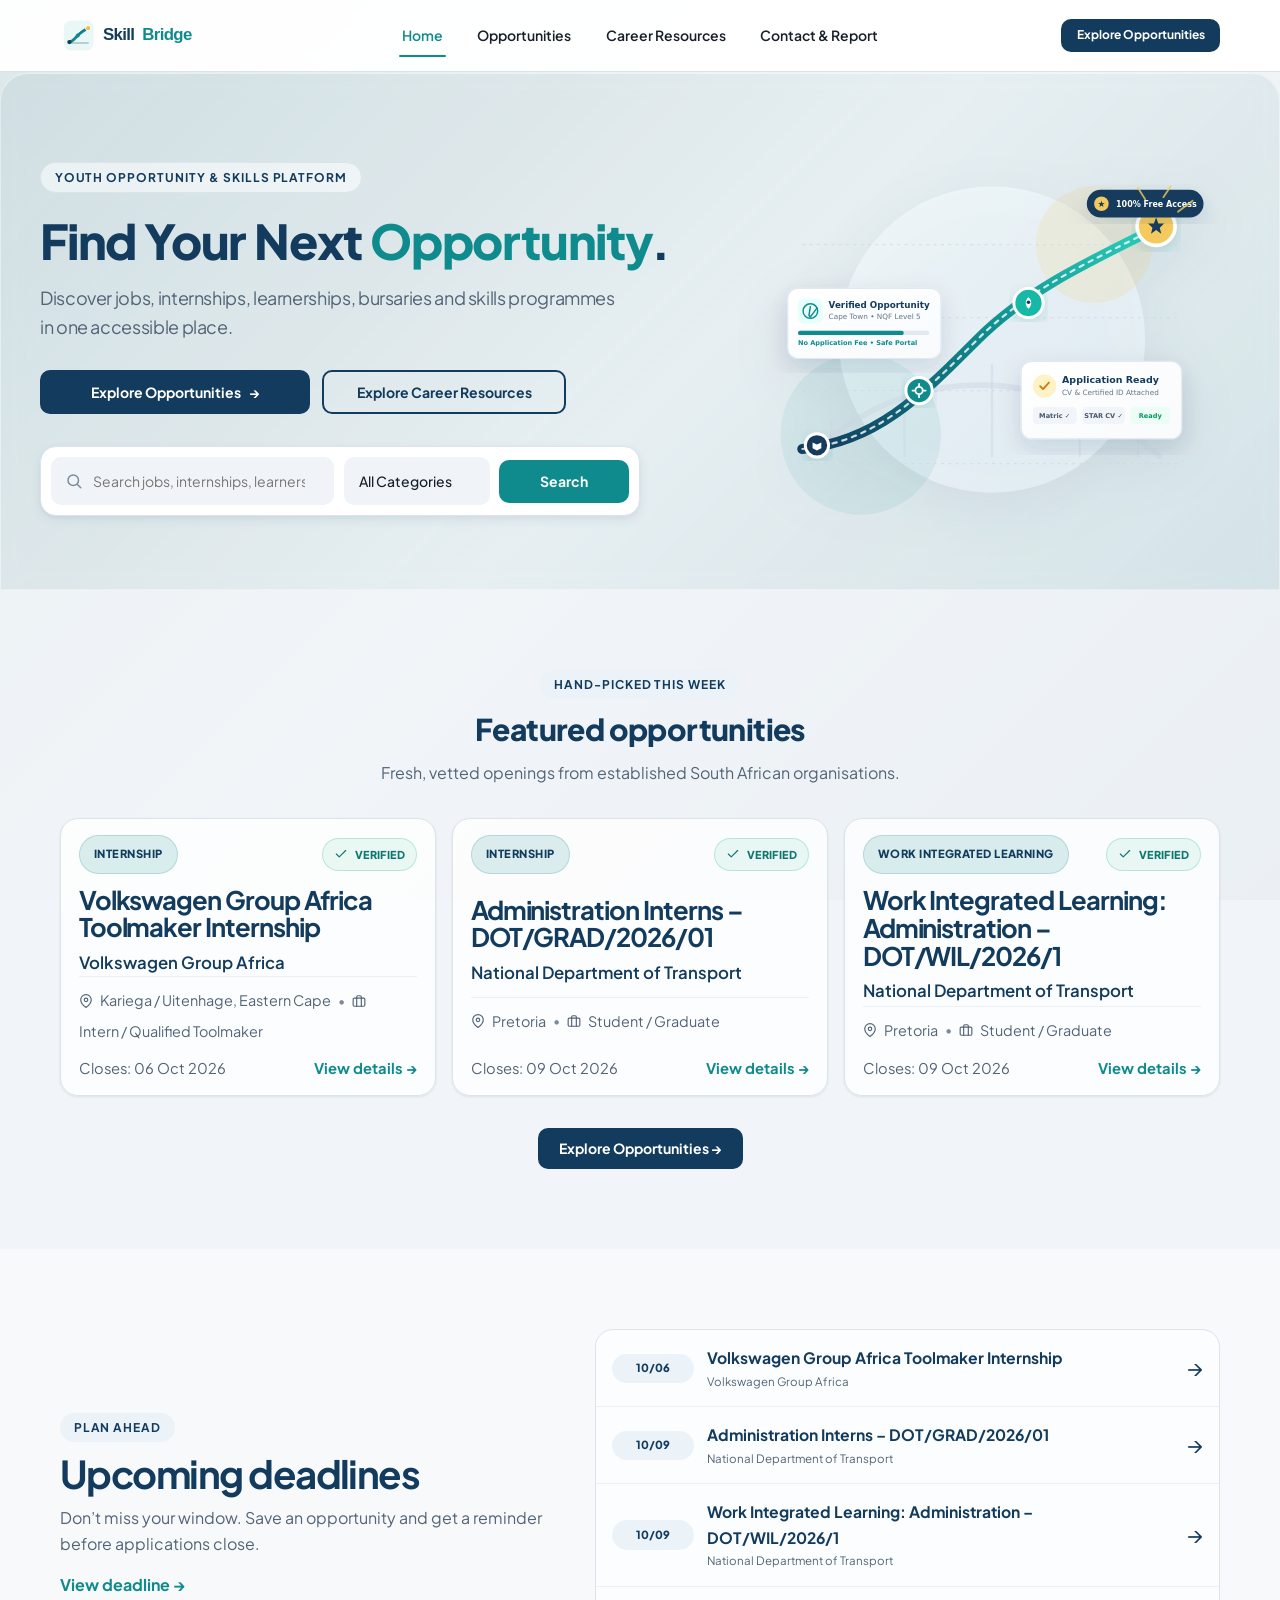
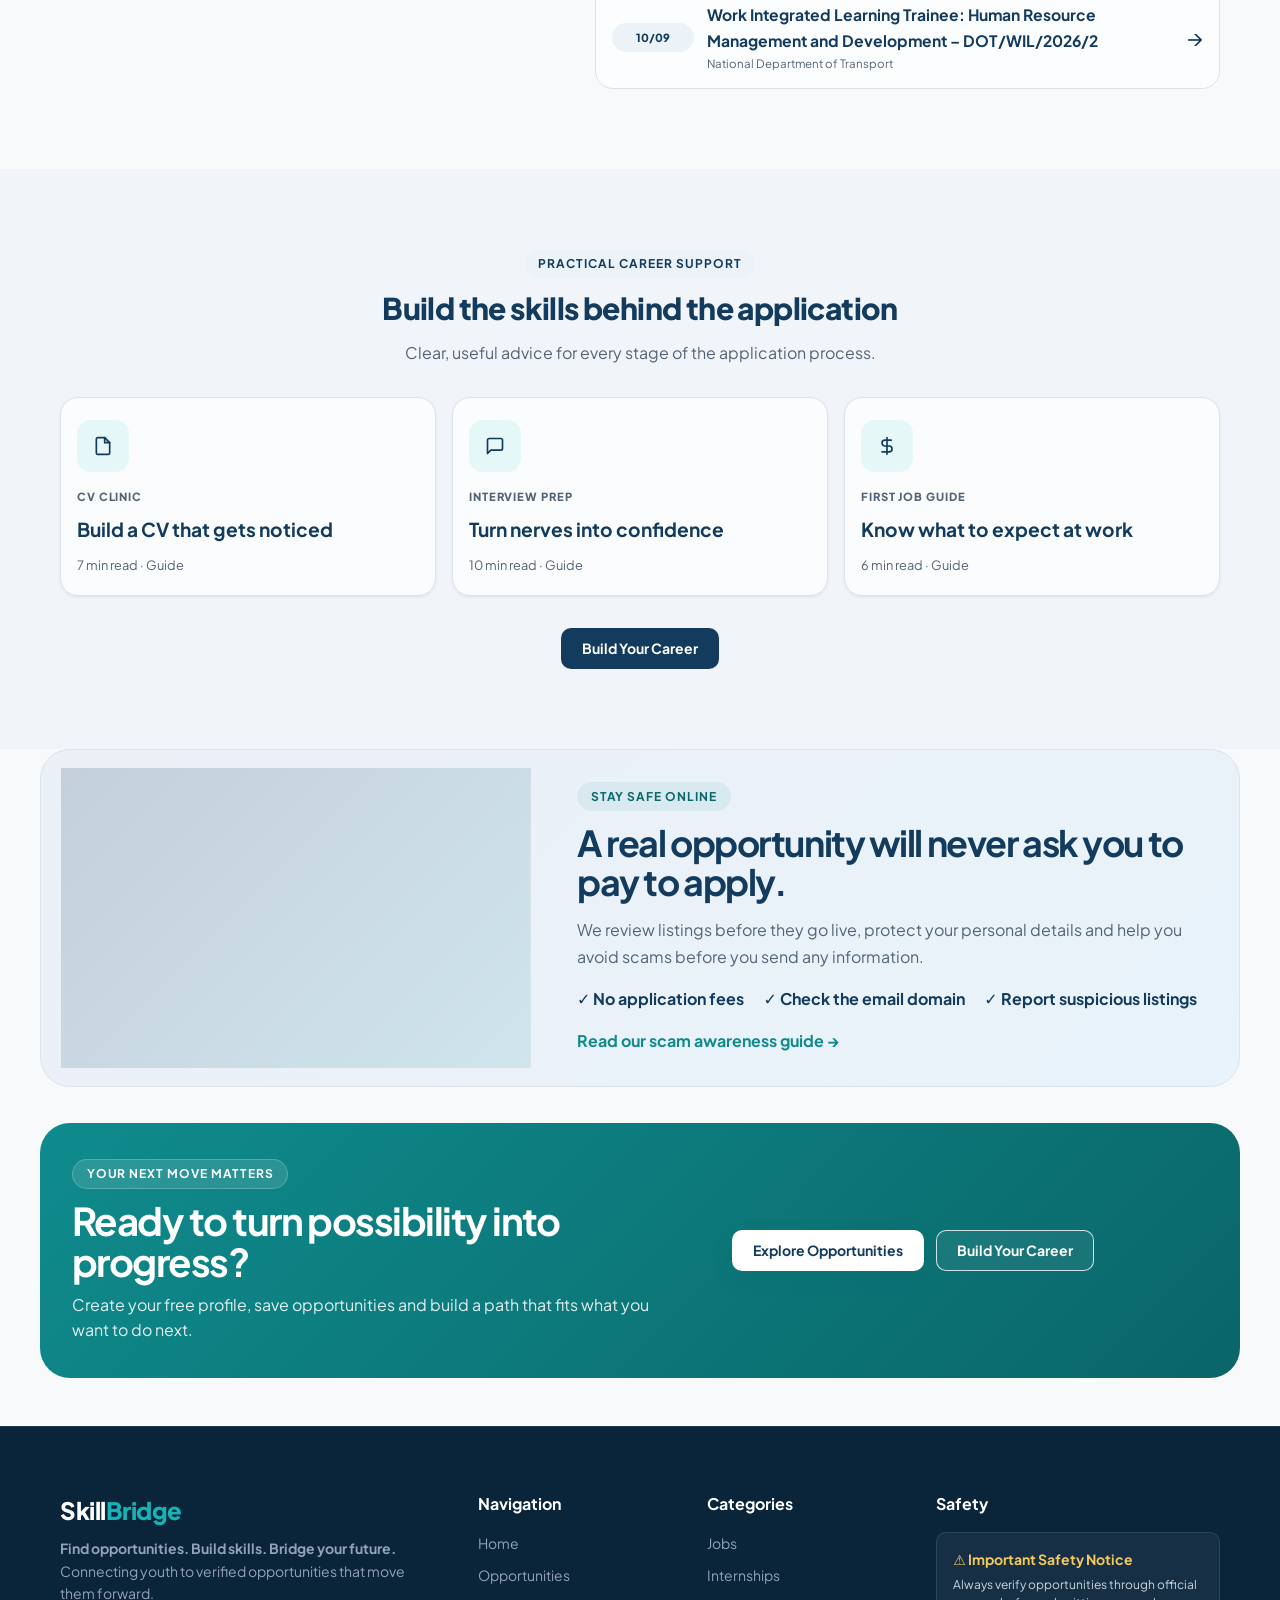
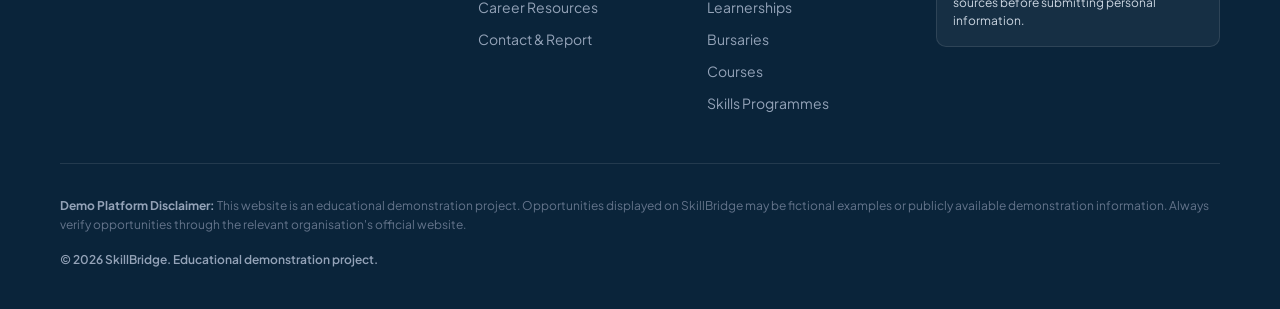
<file: index.html>
<!DOCTYPE html>
<html lang="en">
<head>
  <meta charset="UTF-8">
  <meta name="viewport" content="width=device-width, initial-scale=1.0">
  <title>SkillBridge | Connecting Youth to Opportunities That Move Them Forward</title>
  <meta name="description" content="Discover jobs, internships, learnerships, bursaries, and skills programmes in one accessible place. Built for South African youth.">
  <link rel="icon" type="image/svg+xml" href="images/favicon.svg">
  <!-- Fonts -->
  <link rel="preconnect" href="https://fonts.googleapis.com">
  <link rel="preconnect" href="https://fonts.gstatic.com" crossorigin>
  <link href="https://fonts.googleapis.com/css2?family=Plus+Jakarta+Sans:wght@400;500;600;700;800&display=swap" rel="stylesheet">
  <!-- Stylesheet -->
  <link rel="stylesheet" href="css/style.css">
</head>
<body>
  <!-- Accessible Skip Navigation Link -->
  <a href="#main-content" class="skip-link">Skip to main content</a>

  <!-- Header & Navigation -->
  <header class="site-header">
    <div class="container nav-container">
      <a href="index.html" class="brand-link" aria-label="SkillBridge Home">
        <img src="images/logo.svg" alt="SkillBridge Logo" class="brand-logo-img">
      </a>

      <!-- Desktop Navigation -->
      <nav class="nav-desktop" aria-label="Primary Desktop Navigation">
        <a href="index.html" class="nav-link active" aria-current="page">Home</a>
        <a href="opportunities.html" class="nav-link">Opportunities</a>
        <a href="resources.html" class="nav-link">Career Resources</a>
        <a href="contact.html" class="nav-link">Contact &amp; Report</a>
      </nav>

      <!-- Navigation Actions -->
      <div class="nav-actions">
        <a href="opportunities.html" class="btn btn-primary btn-sm" style="display: none;">
          Explore Opportunities
        </a>
        <a href="opportunities.html" class="btn btn-primary btn-sm" id="nav-desktop-cta">
          Explore Opportunities
        </a>

        <!-- Mobile Menu Hamburger Button -->
        <button class="mobile-menu-btn" aria-label="Open navigation menu" aria-expanded="false" aria-controls="mobile-navigation-drawer">
          <svg width="24" height="24" viewBox="0 0 24 24" fill="none" stroke="currentColor" stroke-width="2" stroke-linecap="round" stroke-linejoin="round">
            <line x1="3" y1="12" x2="21" y2="12"></line>
            <line x1="3" y1="6" x2="21" y2="6"></line>
            <line x1="3" y1="18" x2="21" y2="18"></line>
          </svg>
        </button>
      </div>
    </div>

    <!-- Mobile Drawer Menu -->
    <div id="mobile-navigation-drawer" class="mobile-drawer" aria-label="Mobile Navigation">
      <nav class="mobile-nav-links">
        <a href="index.html" class="mobile-nav-link active" aria-current="page">Home</a>
        <a href="opportunities.html" class="mobile-nav-link">Opportunities</a>
        <a href="resources.html" class="mobile-nav-link">Career Resources</a>
        <a href="contact.html" class="mobile-nav-link">Contact &amp; Report</a>
      </nav>
      <div class="mobile-drawer-cta">
        <a href="opportunities.html" class="btn btn-secondary btn-block">Explore Opportunities</a>
        <a href="resources.html" class="btn btn-outline btn-block">Career Resources</a>
      </div>
    </div>
  </header>

  <!-- Main Content Area -->
  <main id="main-content" class="homepage-shell">
    <section class="hero-showcase container" aria-labelledby="hero-heading">
      <div class="hero-showcase-inner">
        <div class="hero-copy">
          <span class="section-badge hero-badge-custom">Youth Opportunity &amp; Skills Platform</span>
          <h1 id="hero-heading" class="hero-title">Find Your Next <span class="highlight">Opportunity</span>.</h1>
          <p class="hero-tagline">Discover jobs, internships, learnerships, bursaries and skills programmes in one accessible place.</p>

          <div class="hero-actions">
            <a href="opportunities.html" class="btn btn-primary hero-primary-btn">Explore Opportunities <span aria-hidden="true">→</span></a>
            <a href="resources.html" class="btn btn-outline hero-secondary-btn">Explore Career Resources</a>
          </div>

          <div class="hero-search-box">
            <form class="hero-search-form" action="opportunities.html" method="GET">
              <label class="search-input-wrapper" aria-label="Search opportunities">
                <svg class="search-icon" width="18" height="18" viewBox="0 0 24 24" fill="none" stroke="currentColor" stroke-width="2" stroke-linecap="round" stroke-linejoin="round" aria-hidden="true">
                  <circle cx="11" cy="11" r="7"></circle>
                  <line x1="21" y1="21" x2="16.65" y2="16.65"></line>
                </svg>
                <input class="hero-search-input" type="search" name="query" placeholder="Search jobs, internships, learnership" aria-label="Search opportunities" />
              </label>

              <label aria-label="Filter by category">
                <select class="hero-search-select" name="category">
                  <option>All Categories</option>
                  <option>Job</option>
                  <option>Internship</option>
                  <option>Learnership</option>
                  <option>Bursary</option>
                  <option>Skills Programme</option>
                  <option>Volunteer</option>
                </select>
              </label>

              <button type="submit" class="btn btn-secondary hero-search-submit">Search</button>
            </form>
          </div>
        </div>

        <div class="hero-visual-panel">
          <img src="images/hero-pathway.svg" alt="SkillBridge pathway illustration" class="hero-visual-svg">
        </div>
      </div>
    </section>

    <section class="section section-surface" aria-labelledby="featured-heading">
      <div class="container">
        <div class="section-header feature-header">
          <span class="section-badge">Hand-picked this week</span>
          <h2 id="featured-heading" class="section-title">Featured opportunities</h2>
          <p class="section-subtitle">Fresh, vetted openings from established South African organisations.</p>
        </div>

        <div id="featured-opportunities-container" class="featured-grid" aria-live="polite">
          <div class="featured-card placeholder-card">Loading opportunities...</div>
        </div>

        <div class="centered-action">
          <a href="opportunities.html" class="btn btn-primary btn-md">
            Explore Opportunities →
          </a>
        </div>
      </div>
    </section>

    <section class="section deadline-section" aria-labelledby="deadlines-heading">
      <div class="container deadlines-layout">
        <div class="deadline-copy">
          <span class="section-badge">Plan ahead</span>
          <h2 id="deadlines-heading">Upcoming deadlines</h2>
          <p>Don’t miss your window. Save an opportunity and get a reminder before applications close.</p>
          <a href="opportunities.html" class="deadline-link">View deadline →</a>
        </div>

        <div id="upcoming-deadlines-container" class="deadline-list" aria-live="polite">
          <div class="deadline-item placeholder-row">Loading closing deadlines...</div>
        </div>
      </div>
    </section>

    <section class="section section-surface" aria-labelledby="skills-heading">
      <div class="container">
        <div class="section-header feature-header">
          <span class="section-badge">Practical career support</span>
          <h2 id="skills-heading" class="section-title">Build the skills behind the application</h2>
          <p class="section-subtitle">Clear, useful advice for every stage of the application process.</p>
        </div>

        <div class="skills-grid">
          <article class="skill-card">
            <div class="skill-icon">
              <svg width="20" height="20" viewBox="0 0 24 24" fill="none" stroke="currentColor" stroke-width="2" stroke-linecap="round" stroke-linejoin="round" aria-hidden="true">
                <path d="M14 2H6a2 2 0 0 0-2 2v16a2 2 0 0 0 2 2h12a2 2 0 0 0 2-2V8z"></path>
                <polyline points="14 2 14 8 20 8"></polyline>
              </svg>
            </div>
            <div class="skill-label">CV clinic</div>
            <h3>Build a CV that gets noticed</h3>
            <p>7 min read · Guide</p>
          </article>

          <article class="skill-card">
            <div class="skill-icon">
              <svg width="20" height="20" viewBox="0 0 24 24" fill="none" stroke="currentColor" stroke-width="2" stroke-linecap="round" stroke-linejoin="round" aria-hidden="true">
                <path d="M21 15a2 2 0 0 1-2 2H7l-4 4V5a2 2 0 0 1 2-2h14a2 2 0 0 1 2 2z"></path>
              </svg>
            </div>
            <div class="skill-label">Interview prep</div>
            <h3>Turn nerves into confidence</h3>
            <p>10 min read · Guide</p>
          </article>

          <article class="skill-card">
            <div class="skill-icon">
              <svg width="20" height="20" viewBox="0 0 24 24" fill="none" stroke="currentColor" stroke-width="2" stroke-linecap="round" stroke-linejoin="round" aria-hidden="true">
                <path d="M12 2v20M17 5H9.5a3.5 3.5 0 0 0 0 7h5a3.5 3.5 0 0 1 0 7H6"></path>
              </svg>
            </div>
            <div class="skill-label">First job guide</div>
            <h3>Know what to expect at work</h3>
            <p>6 min read · Guide</p>
          </article>
        </div>

        <div class="centered-action">
          <a href="resources.html" class="btn btn-primary btn-md">Build Your Career</a>
        </div>
      </div>
    </section>

    <section class="trust-banner">
      <div class="container trust-layout">
        <div class="trust-photo"></div>
        <div class="trust-copy">
          <span class="section-badge trust-badge">Stay safe online</span>
          <h2>A real opportunity will never ask you to pay to apply.</h2>
          <p>We review listings before they go live, protect your personal details and help you avoid scams before you send any information.</p>
          <ul class="trust-points">
            <li>✓ No application fees</li>
            <li>✓ Check the email domain</li>
            <li>✓ Report suspicious listings</li>
          </ul>
          <a href="resources.html" class="trust-link">Read our scam awareness guide →</a>
        </div>
      </div>
    </section>

    <section class="cta-banner">
      <div class="container cta-banner-inner">
        <div class="cta-banner-copy">
          <span class="section-badge cta-badge">Your next move matters</span>
          <h2>Ready to turn possibility into progress?</h2>
          <p>Create your free profile, save opportunities and build a path that fits what you want to do next.</p>
        </div>
        <div class="cta-banner-actions">
          <a href="opportunities.html" class="btn btn-light btn-md">Explore Opportunities</a>
          <a href="resources.html" class="btn btn-outline-light btn-md">Build Your Career</a>
        </div>
      </div>
    </section>
  </main>

  <!-- Footer -->
  <footer class="site-footer">
    <div class="container">
      <div class="footer-grid">
        <div class="footer-brand">
          <h2>Skill<span>Bridge</span></h2>
          <p class="footer-tagline">
            <strong>Find opportunities. Build skills. Bridge your future.</strong><br>
            Connecting youth to verified opportunities that move them forward.
          </p>
        </div>

        <div>
          <h3 class="footer-col-title">Navigation</h3>
          <div class="footer-links">
            <a href="index.html" class="footer-link">Home</a>
            <a href="opportunities.html" class="footer-link">Opportunities</a>
            <a href="resources.html" class="footer-link">Career Resources</a>
            <a href="contact.html" class="footer-link">Contact &amp; Report</a>
          </div>
        </div>

        <div>
          <h3 class="footer-col-title">Categories</h3>
          <div class="footer-links">
            <a href="opportunities.html?category=Job" class="footer-link">Jobs</a>
            <a href="opportunities.html?category=Internship" class="footer-link">Internships</a>
            <a href="opportunities.html?category=Learnership" class="footer-link">Learnerships</a>
            <a href="opportunities.html?category=Bursary" class="footer-link">Bursaries</a>
            <a href="opportunities.html?category=Course" class="footer-link">Courses</a>
            <a href="opportunities.html?category=Skills%20Programme" class="footer-link">Skills Programmes</a>
          </div>
        </div>

        <div>
          <h3 class="footer-col-title">Safety</h3>
          <div class="footer-safety-box">
            <strong>⚠️ Important Safety Notice</strong>
            Always verify opportunities through official sources before submitting personal information.
          </div>
        </div>
      </div>

      <div class="footer-disclaimer-bar">
        <div>
          <strong class="footer-disclaimer-highlight">Demo Platform Disclaimer:</strong>
          This website is an educational demonstration project. Opportunities displayed on SkillBridge may be fictional examples or publicly available demonstration information. Always verify opportunities through the relevant organisation's official website.
        </div>
        <div class="footer-copyright">
          &copy; 2026 SkillBridge. Educational demonstration project.
        </div>
      </div>
    </div>
  </footer>

  <!-- Scripts -->
  <script src="js/script.js"></script>
</body>
</html>
</file>
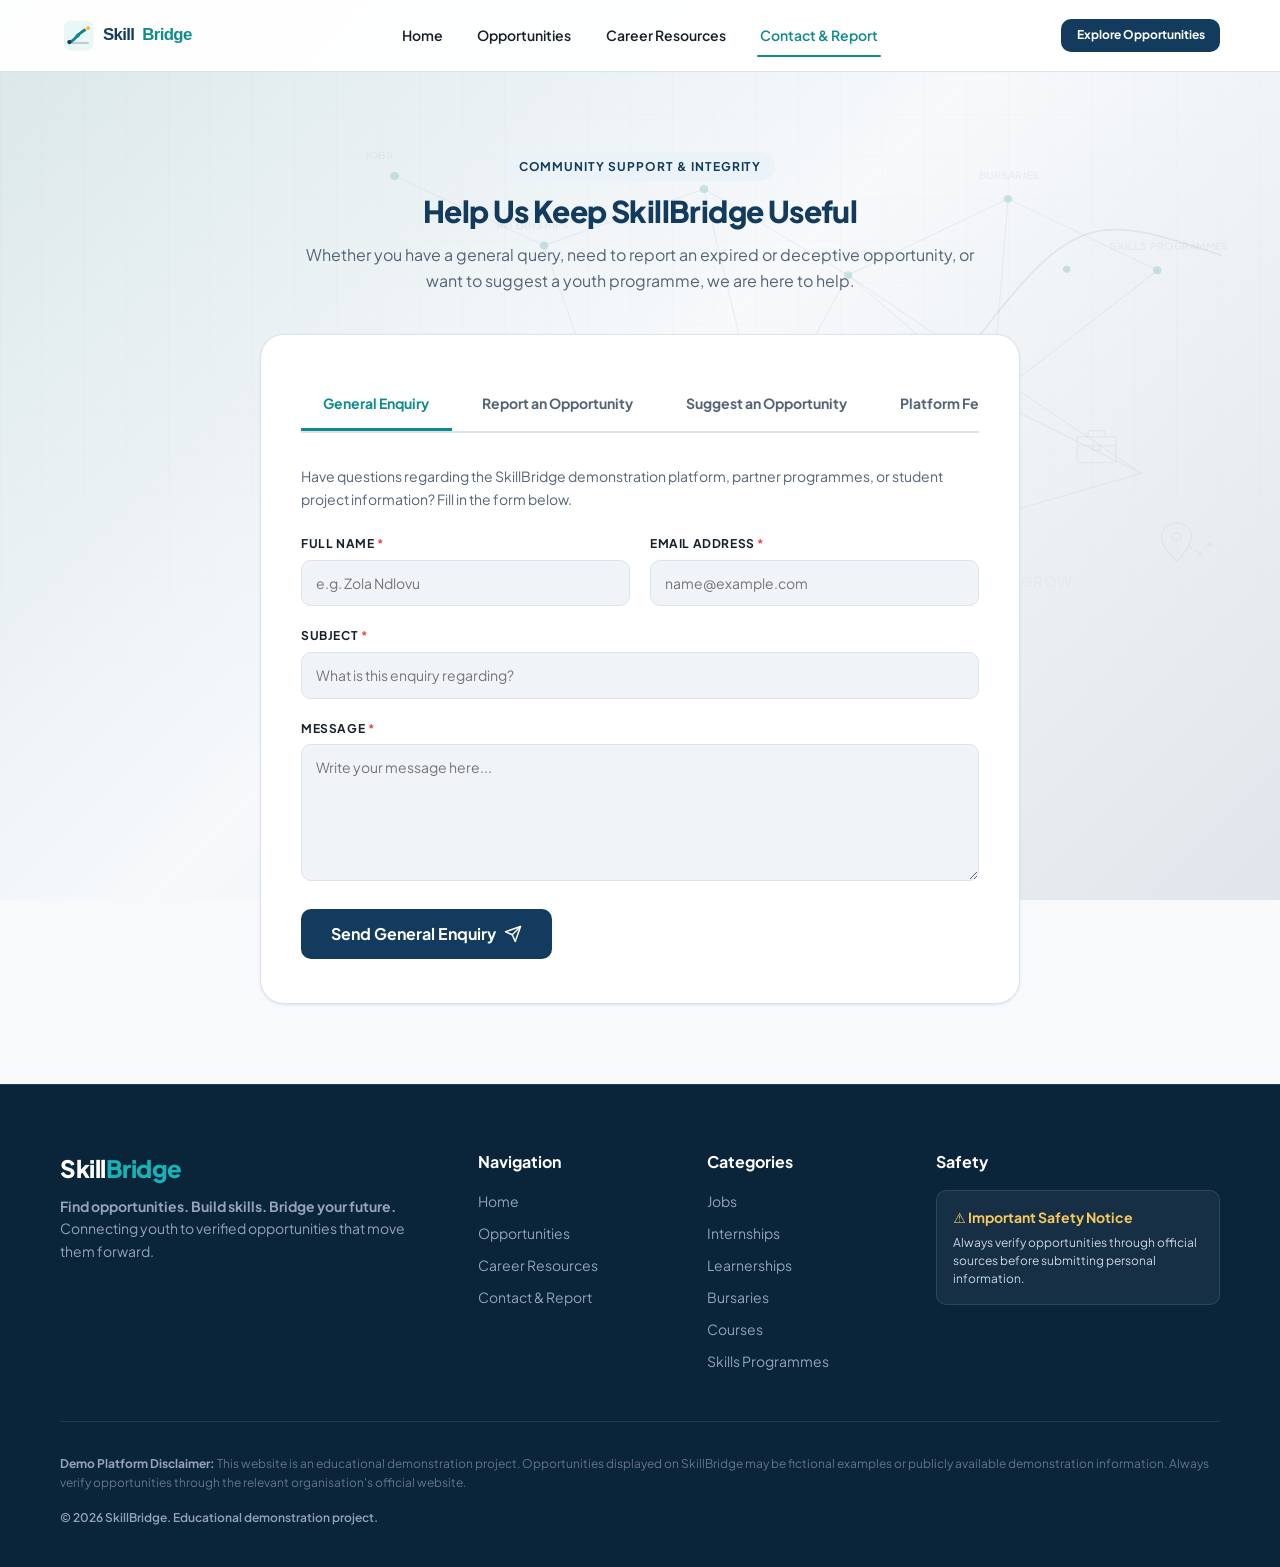
<file: contact.html>
<!DOCTYPE html>
<html lang="en">
<head>
  <meta charset="UTF-8">
  <meta name="viewport" content="width=device-width, initial-scale=1.0">
  <title>Contact &amp; Report | SkillBridge</title>
  <meta name="description" content="Help keep SkillBridge accurate and safe. Send general enquiries, report suspicious listings, or suggest verified opportunities.">
  <link rel="icon" type="image/svg+xml" href="images/favicon.svg">
  <!-- Fonts -->
  <link rel="preconnect" href="https://fonts.googleapis.com">
  <link rel="preconnect" href="https://fonts.gstatic.com" crossorigin>
  <link href="https://fonts.googleapis.com/css2?family=Plus+Jakarta+Sans:wght@400;500;600;700;800&display=swap" rel="stylesheet">
  <!-- Stylesheet -->
  <link rel="stylesheet" href="css/style.css">
</head>
<body>
  <!-- Accessible Skip Navigation Link -->
  <a href="#main-content" class="skip-link">Skip to main content</a>

  <!-- Header & Navigation -->
  <header class="site-header">
    <div class="container nav-container">
      <a href="index.html" class="brand-link" aria-label="SkillBridge Home">
        <img src="images/logo.svg" alt="SkillBridge Logo" class="brand-logo-img">
      </a>

      <!-- Desktop Navigation -->
      <nav class="nav-desktop" aria-label="Primary Desktop Navigation">
        <a href="index.html" class="nav-link">Home</a>
        <a href="opportunities.html" class="nav-link">Opportunities</a>
        <a href="resources.html" class="nav-link">Career Resources</a>
        <a href="contact.html" class="nav-link active" aria-current="page">Contact &amp; Report</a>
      </nav>

      <!-- Navigation Actions -->
      <div class="nav-actions">
        <a href="opportunities.html" class="btn btn-primary btn-sm" id="nav-desktop-cta">
          Explore Opportunities
        </a>

        <!-- Mobile Menu Button -->
        <button class="mobile-menu-btn" aria-label="Open navigation menu" aria-expanded="false" aria-controls="mobile-navigation-drawer">
          <svg width="24" height="24" viewBox="0 0 24 24" fill="none" stroke="currentColor" stroke-width="2" stroke-linecap="round" stroke-linejoin="round">
            <line x1="3" y1="12" x2="21" y2="12"></line>
            <line x1="3" y1="6" x2="21" y2="6"></line>
            <line x1="3" y1="18" x2="21" y2="18"></line>
          </svg>
        </button>
      </div>
    </div>

    <!-- Mobile Drawer Menu -->
    <div id="mobile-navigation-drawer" class="mobile-drawer" aria-label="Mobile Navigation">
      <nav class="mobile-nav-links">
        <a href="index.html" class="mobile-nav-link">Home</a>
        <a href="opportunities.html" class="mobile-nav-link">Opportunities</a>
        <a href="resources.html" class="mobile-nav-link">Career Resources</a>
        <a href="contact.html" class="mobile-nav-link active" aria-current="page">Contact &amp; Report</a>
      </nav>
      <div class="mobile-drawer-cta">
        <a href="opportunities.html" class="btn btn-secondary btn-block">Explore Opportunities</a>
        <a href="resources.html" class="btn btn-outline btn-block">Career Resources</a>
      </div>
    </div>
  </header>

  <!-- Main Content -->
  <main id="main-content" class="section skillbridge-decorated">
    <svg class="skillbridge-bg" viewBox="0 0 1200 620" preserveAspectRatio="none" aria-hidden="true" focusable="false">
      <g class="skillbridge-network-lines">
        <path d="M370 105 510 175 660 118 795 205 945 128 1085 200"></path>
        <path d="M510 175 555 310 715 365 795 205 930 330 1085 200"></path>
        <path d="M660 118 715 365M945 128 930 330M795 205 1070 405 930 330"></path>
        <path d="M555 310 420 430 715 365 845 475 1070 405"></path>
      </g>
      <path class="skillbridge-path" d="M430 475 C535 390 590 310 700 325 S850 360 930 250 1035 145 1145 185"></path>
      <g class="skillbridge-node skillbridge-node--optional"><circle cx="370" cy="105" r="4"></circle><text x="342" y="88">JOBS</text></g>
      <g class="skillbridge-node"><circle cx="510" cy="175" r="4"></circle><text x="466" y="158">INTERNSHIPS</text></g>
      <g class="skillbridge-node"><circle cx="660" cy="118" r="4"></circle><text x="637" y="98">COURSES</text></g>
      <g class="skillbridge-node skillbridge-node--optional"><circle cx="795" cy="205" r="4"></circle><text x="767" y="188">LEARNERSHIPS</text></g>
      <g class="skillbridge-node"><circle cx="945" cy="128" r="4"></circle><text x="918" y="108">BURSARIES</text></g>
      <g class="skillbridge-node skillbridge-node--optional"><circle cx="1085" cy="200" r="4"></circle><text x="1041" y="180">SKILLS PROGRAMMES</text></g>
      <g class="skillbridge-node"><circle cx="555" cy="310" r="4"></circle><text x="510" y="294">OPPORTUNITY</text></g>
      <g class="skillbridge-node skillbridge-node--optional"><circle cx="930" cy="330" r="4"></circle><text x="905" y="315">GROW</text></g>
      <circle class="skillbridge-particle skillbridge-particle--one" cx="568" cy="365" r="4"></circle>
      <circle class="skillbridge-particle skillbridge-particle--two" cx="1000" cy="199" r="3.5"></circle>
      <g transform="translate(1010 360)">
        <g class="skillbridge-float skillbridge-float--optional">
          <path d="M0 8h36v26H0zM10 8V2h16v6M0 17h36M15 17v5h6v-5"></path>
        </g>
      </g>
      <g transform="translate(735 445)">
        <g class="skillbridge-float skillbridge-float--optional">
          <path d="M2 1h24l9 9v29H2zM26 1v10h9M8 19h20M8 26h16M8 33h18"></path>
        </g>
      </g>
      <g transform="translate(1085 455)">
        <g class="skillbridge-float skillbridge-location">
          <path d="M18 39s14-15 14-25a14 14 0 1 0-28 0c0 10 14 25 14 25Z"></path>
          <circle cx="18" cy="14" r="4"></circle>
          <circle class="skillbridge-map-node" cx="40" cy="31" r="2.5"></circle>
          <path class="skillbridge-map-route" d="M30 24 40 31 49 22"></path>
          <circle class="skillbridge-map-node" cx="49" cy="22" r="2.5"></circle>
        </g>
      </g>
      <text class="skillbridge-word-fragment" x="760" y="520">DISCOVER · LEARN · APPLY · GROW</text>
    </svg>
    <div class="container">
      <!-- Section Header -->
      <div class="section-header">
        <span class="section-badge">Community Support &amp; Integrity</span>
        <h1 class="section-title">Help Us Keep SkillBridge Useful</h1>
        <p class="section-subtitle">
          Whether you have a general query, need to report an expired or deceptive opportunity, or want to suggest a youth programme, we are here to help.
        </p>
      </div>

      <!-- Main Form Wrapper -->
      <div class="form-wrapper">
        <!-- Accessible Form Tabs -->
        <div class="form-tab-bar" role="tablist" aria-label="Contact options">
          <button class="form-tab-btn active" data-tab="general" role="tab" aria-selected="true" id="tab-general" aria-controls="form-general">
            General Enquiry
          </button>
          <button class="form-tab-btn" data-tab="report" role="tab" aria-selected="false" id="tab-report" aria-controls="form-report">
            Report an Opportunity
          </button>
          <button class="form-tab-btn" data-tab="suggest" role="tab" aria-selected="false" id="tab-suggest" aria-controls="form-suggest">
            Suggest an Opportunity
          </button>
          <button class="form-tab-btn" data-tab="feedback" role="tab" aria-selected="false" id="tab-feedback" aria-controls="form-feedback">
            Platform Feedback
          </button>
        </div>

        <!-- 1. General Enquiry Form -->
        <section id="form-general" class="form-panel active" role="tabpanel" aria-labelledby="tab-general">
          <p style="font-size: var(--text-sm); color: var(--text-muted); margin-bottom: 1.5rem;">
            Have questions regarding the SkillBridge demonstration platform, partner programmes, or student project information? Fill in the form below.
          </p>

          <form id="general-enquiry-form" novalidate>
            <div class="form-feedback" aria-live="polite"></div>

            <div class="form-grid-2" style="margin-bottom: 1.25rem;">
              <div class="form-group">
                <label for="general-name" class="form-label">Full Name <span style="color:var(--danger)">*</span></label>
                <input type="text" id="general-name" class="form-control" placeholder="e.g. Zola Ndlovu" required>
                <div class="form-field-error">Please provide your full name.</div>
              </div>

              <div class="form-group">
                <label for="general-email" class="form-label">Email Address <span style="color:var(--danger)">*</span></label>
                <input type="email" id="general-email" class="form-control" placeholder="name@example.com" required>
                <div class="form-field-error">Please provide a valid email address.</div>
              </div>
            </div>

            <div class="form-group" style="margin-bottom: 1.25rem;">
              <label for="general-subject" class="form-label">Subject <span style="color:var(--danger)">*</span></label>
              <input type="text" id="general-subject" class="form-control" placeholder="What is this enquiry regarding?" required>
              <div class="form-field-error">Please enter a subject.</div>
            </div>

            <div class="form-group" style="margin-bottom: 1.75rem;">
              <label for="general-message" class="form-label">Message <span style="color:var(--danger)">*</span></label>
              <textarea id="general-message" class="form-control" rows="5" placeholder="Write your message here..." required></textarea>
              <div class="form-field-error">Please enter your message.</div>
            </div>

            <button type="submit" class="btn btn-primary btn-lg">
              Send General Enquiry
              <svg width="18" height="18" viewBox="0 0 24 24" fill="none" stroke="currentColor" stroke-width="2" stroke-linecap="round" stroke-linejoin="round">
                <line x1="22" y1="2" x2="11" y2="13"></line>
                <polygon points="22 2 15 22 11 13 2 9 22 2"></polygon>
              </svg>
            </button>
          </form>
        </section>

        <!-- 2. Report an Opportunity Form -->
        <section id="form-report" class="form-panel" role="tabpanel" aria-labelledby="tab-report">
          <div class="alert alert-warning" style="margin-bottom: 1.5rem; font-size: var(--text-xs);" role="note">
            <svg width="20" height="20" viewBox="0 0 24 24" fill="none" stroke="currentColor" stroke-width="2" stroke-linecap="round" stroke-linejoin="round" style="flex-shrink:0;">
              <path d="M10.29 3.86L1.82 18a2 2 0 0 0 1.71 3h16.94a2 2 0 0 0 1.71-3L13.71 3.86a2 2 0 0 0-3.42 0z"></path>
              <line x1="12" y1="9" x2="12" y2="13"></line>
              <line x1="12" y1="17" x2="12.01" y2="17"></line>
            </svg>
            <div>
              <strong>Protecting Youth Safety:</strong> We take fraudulent, expired, and inaccurate opportunity reports seriously. Verified alerts are reviewed within 24 hours.
            </div>
          </div>

          <form id="report-opportunity-form" novalidate>
            <div class="form-feedback" aria-live="polite"></div>

            <div class="form-grid-2" style="margin-bottom: 1.25rem;">
              <div class="form-group">
                <label for="report-name" class="form-label">Your Name <span style="color:var(--danger)">*</span></label>
                <input type="text" id="report-name" class="form-control" placeholder="e.g. Sipho Dlamini" required>
                <div class="form-field-error">Please enter your name.</div>
              </div>

              <div class="form-group">
                <label for="report-email" class="form-label">Your Email <span style="color:var(--danger)">*</span></label>
                <input type="email" id="report-email" class="form-control" placeholder="name@example.com" required>
                <div class="form-field-error">Please enter a valid email.</div>
              </div>
            </div>

            <div class="form-grid-2" style="margin-bottom: 1.25rem;">
              <div class="form-group">
                <label for="report-opportunity" class="form-label">Opportunity Title <span style="color:var(--danger)">*</span></label>
                <input type="text" id="report-opportunity" class="form-control" placeholder="Title of listing on SkillBridge" required>
                <div class="form-field-error">Please specify the opportunity title.</div>
              </div>

              <div class="form-group">
                <label for="report-reason" class="form-label">Reason for Report <span style="color:var(--danger)">*</span></label>
                <select id="report-reason" class="form-control" required>
                  <option value="">Select a reason...</option>
                  <option value="expired">Expired opportunity</option>
                  <option value="incorrect_info">Incorrect information</option>
                  <option value="suspicious">Suspicious / scam opportunity</option>
                  <option value="bad_link">Incorrect application link</option>
                  <option value="other">Other reason</option>
                </select>
                <div class="form-field-error">Please select a reason.</div>
              </div>
            </div>

            <div class="form-group" style="margin-bottom: 1.75rem;">
              <label for="report-message" class="form-label">Detailed Explanation <span style="color:var(--danger)">*</span></label>
              <textarea id="report-message" class="form-control" rows="5" placeholder="Explain what is incorrect or suspicious about this listing..." required></textarea>
              <div class="form-field-error">Please provide details regarding your report.</div>
            </div>

            <button type="submit" class="btn btn-secondary btn-lg">
              Submit Report
              <svg width="18" height="18" viewBox="0 0 24 24" fill="none" stroke="currentColor" stroke-width="2" stroke-linecap="round" stroke-linejoin="round">
                <line x1="5" y1="12" x2="19" y2="12"></line>
                <polyline points="12 5 19 12 12 19"></polyline>
              </svg>
            </button>
          </form>
        </section>

        <!-- 3. Suggest an Opportunity Form -->
        <section id="form-suggest" class="form-panel" role="tabpanel" aria-labelledby="tab-suggest">
          <p style="font-size: var(--text-sm); color: var(--text-muted); margin-bottom: 1.5rem;">
            Know of a legitimate bursary, learnership, or youth job opportunity? Help us expand access by suggesting it below.
          </p>

          <form id="suggest-opportunity-form" novalidate>
            <div class="form-feedback" aria-live="polite"></div>

            <div class="form-grid-2" style="margin-bottom: 1.25rem;">
              <div class="form-group">
                <label for="suggest-title" class="form-label">Opportunity Name <span style="color:var(--danger)">*</span></label>
                <input type="text" id="suggest-title" class="form-control" placeholder="e.g. Cloud Computing Learnership" required>
                <div class="form-field-error">Please provide the opportunity name.</div>
              </div>

              <div class="form-group">
                <label for="suggest-org" class="form-label">Organisation / Employer <span style="color:var(--danger)">*</span></label>
                <input type="text" id="suggest-org" class="form-control" placeholder="e.g. Standard Bank Foundation" required>
                <div class="form-field-error">Please provide the organisation name.</div>
              </div>
            </div>

            <div class="form-grid-2" style="margin-bottom: 1.25rem;">
              <div class="form-group">
                <label for="suggest-category" class="form-label">Category <span style="color:var(--danger)">*</span></label>
                <select id="suggest-category" class="form-control" required>
                  <option value="">Select category...</option>
                  <option value="Job">Job</option>
                  <option value="Internship">Internship</option>
                  <option value="Learnership">Learnership</option>
                  <option value="Bursary">Bursary</option>
                  <option value="Course">Course</option>
                  <option value="Skills Programme">Skills Programme</option>
                </select>
                <div class="form-field-error">Please select a category.</div>
              </div>

              <div class="form-group">
                <label for="suggest-location" class="form-label">Location <span style="color:var(--danger)">*</span></label>
                <input type="text" id="suggest-location" class="form-control" placeholder="e.g. Cape Town / Remote" required>
                <div class="form-field-error">Please specify the location.</div>
              </div>
            </div>

            <div class="form-grid-2" style="margin-bottom: 1.25rem;">
              <div class="form-group">
                <label for="suggest-date" class="form-label">Closing Date <span style="color:var(--danger)">*</span></label>
                <input type="date" id="suggest-date" class="form-control" required>
                <div class="form-field-error">Please provide the closing deadline.</div>
              </div>

              <div class="form-group">
                <label for="suggest-link" class="form-label">Official Application / Verification Link <span style="color:var(--danger)">*</span></label>
                <input type="url" id="suggest-link" class="form-control" placeholder="https://example.co.za/careers" required>
                <div class="form-field-error">Please enter the official URL.</div>
              </div>
            </div>

            <div class="form-group" style="margin-bottom: 1.75rem;">
              <label for="suggest-info" class="form-label">Additional Information / Requirements</label>
              <textarea id="suggest-info" class="form-control" rows="4" placeholder="Briefly describe stipend, requirements, or qualifications..."></textarea>
            </div>

            <button type="submit" class="btn btn-primary btn-lg">
              Submit Suggested Opportunity
              <svg width="18" height="18" viewBox="0 0 24 24" fill="none" stroke="currentColor" stroke-width="2" stroke-linecap="round" stroke-linejoin="round">
                <line x1="5" y1="12" x2="19" y2="12"></line>
                <polyline points="12 5 19 12 12 19"></polyline>
              </svg>
            </button>
          </form>
        </section>

        <!-- 4. Platform Feedback Form -->
        <section id="form-feedback" class="form-panel" role="tabpanel" aria-labelledby="tab-feedback">
          <p style="font-size: var(--text-sm); color: var(--text-muted); margin-bottom: 1.5rem;">
            Tell us what is working well, what could be improved, and what features would make the platform more useful for South African youth.
          </p>

          <form id="platform-feedback-form" novalidate>
            <div class="form-feedback" aria-live="polite"></div>

            <div class="form-grid-2" style="margin-bottom: 1.25rem;">
              <div class="form-group">
                <label for="feedback-name" class="form-label">Your Name <span style="color:var(--danger)">*</span></label>
                <input type="text" id="feedback-name" class="form-control" placeholder="e.g. Lethabo Mokoena" required>
                <div class="form-field-error">Please enter your name.</div>
              </div>

              <div class="form-group">
                <label for="feedback-email" class="form-label">Email Address <span style="color:var(--danger)">*</span></label>
                <input type="email" id="feedback-email" class="form-control" placeholder="name@example.com" required>
                <div class="form-field-error">Please provide a valid email.</div>
              </div>
            </div>

            <div class="form-group" style="margin-bottom: 1.25rem;">
              <label for="feedback-type" class="form-label">Feedback Type <span style="color:var(--danger)">*</span></label>
              <select id="feedback-type" class="form-control" required>
                <option value="">Select an option...</option>
                <option value="usability">Website usability</option>
                <option value="content">Content quality</option>
                <option value="feature">Feature request</option>
                <option value="bug">Bug or technical issue</option>
                <option value="general">General feedback</option>
              </select>
              <div class="form-field-error">Please select a feedback type.</div>
            </div>

            <div class="form-group" style="margin-bottom: 1.75rem;">
              <label for="feedback-message" class="form-label">Your Feedback <span style="color:var(--danger)">*</span></label>
              <textarea id="feedback-message" class="form-control" rows="5" placeholder="Share your suggestion, concern, or observation about the platform..." required></textarea>
              <div class="form-field-error">Please tell us about your feedback.</div>
            </div>

            <button type="submit" class="btn btn-secondary btn-lg">
              Send Feedback
              <svg width="18" height="18" viewBox="0 0 24 24" fill="none" stroke="currentColor" stroke-width="2" stroke-linecap="round" stroke-linejoin="round">
                <line x1="22" y1="2" x2="11" y2="13"></line>
                <polygon points="22 2 15 22 11 13 2 9 22 2"></polygon>
              </svg>
            </button>
          </form>
        </section>
      </div>
    </div>
  </main>

  <!-- Footer -->
  <footer class="site-footer">
    <div class="container">
      <div class="footer-grid">
        <div class="footer-brand">
          <h2>Skill<span>Bridge</span></h2>
          <p class="footer-tagline">
            <strong>Find opportunities. Build skills. Bridge your future.</strong><br>
            Connecting youth to verified opportunities that move them forward.
          </p>
        </div>

        <div>
          <h3 class="footer-col-title">Navigation</h3>
          <div class="footer-links">
            <a href="index.html" class="footer-link">Home</a>
            <a href="opportunities.html" class="footer-link">Opportunities</a>
            <a href="resources.html" class="footer-link">Career Resources</a>
            <a href="contact.html" class="footer-link">Contact &amp; Report</a>
          </div>
        </div>

        <div>
          <h3 class="footer-col-title">Categories</h3>
          <div class="footer-links">
            <a href="opportunities.html?category=Job" class="footer-link">Jobs</a>
            <a href="opportunities.html?category=Internship" class="footer-link">Internships</a>
            <a href="opportunities.html?category=Learnership" class="footer-link">Learnerships</a>
            <a href="opportunities.html?category=Bursary" class="footer-link">Bursaries</a>
            <a href="opportunities.html?category=Course" class="footer-link">Courses</a>
            <a href="opportunities.html?category=Skills%20Programme" class="footer-link">Skills Programmes</a>
          </div>
        </div>

        <div>
          <h3 class="footer-col-title">Safety</h3>
          <div class="footer-safety-box">
            <strong>⚠️ Important Safety Notice</strong>
            Always verify opportunities through official sources before submitting personal information.
          </div>
        </div>
      </div>

      <div class="footer-disclaimer-bar">
        <div>
          <strong class="footer-disclaimer-highlight">Demo Platform Disclaimer:</strong>
          This website is an educational demonstration project. Opportunities displayed on SkillBridge may be fictional examples or publicly available demonstration information. Always verify opportunities through the relevant organisation's official website.
        </div>
        <div class="footer-copyright">
          &copy; 2026 SkillBridge. Educational demonstration project.
        </div>
      </div>
    </div>
  </footer>

  <!-- Scripts -->
  <script src="js/script.js"></script>
</body>
</html>
</file>
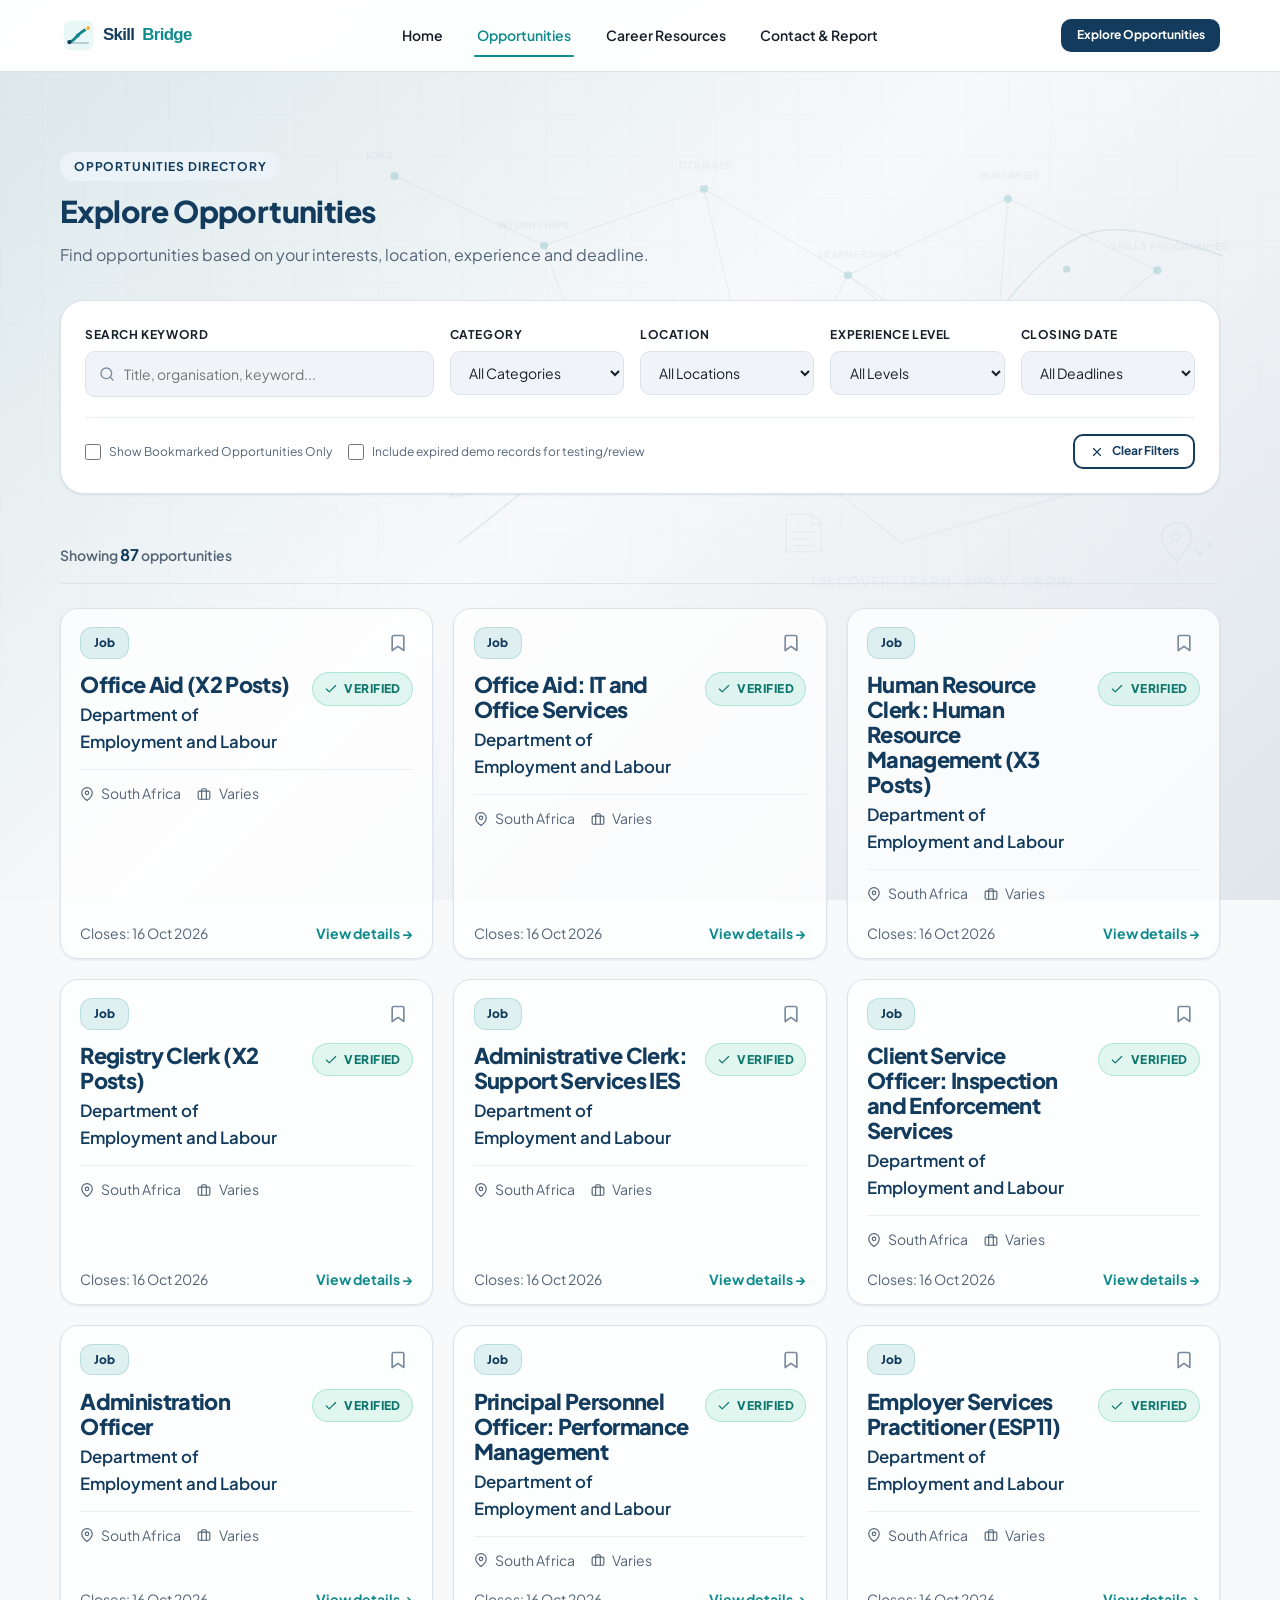
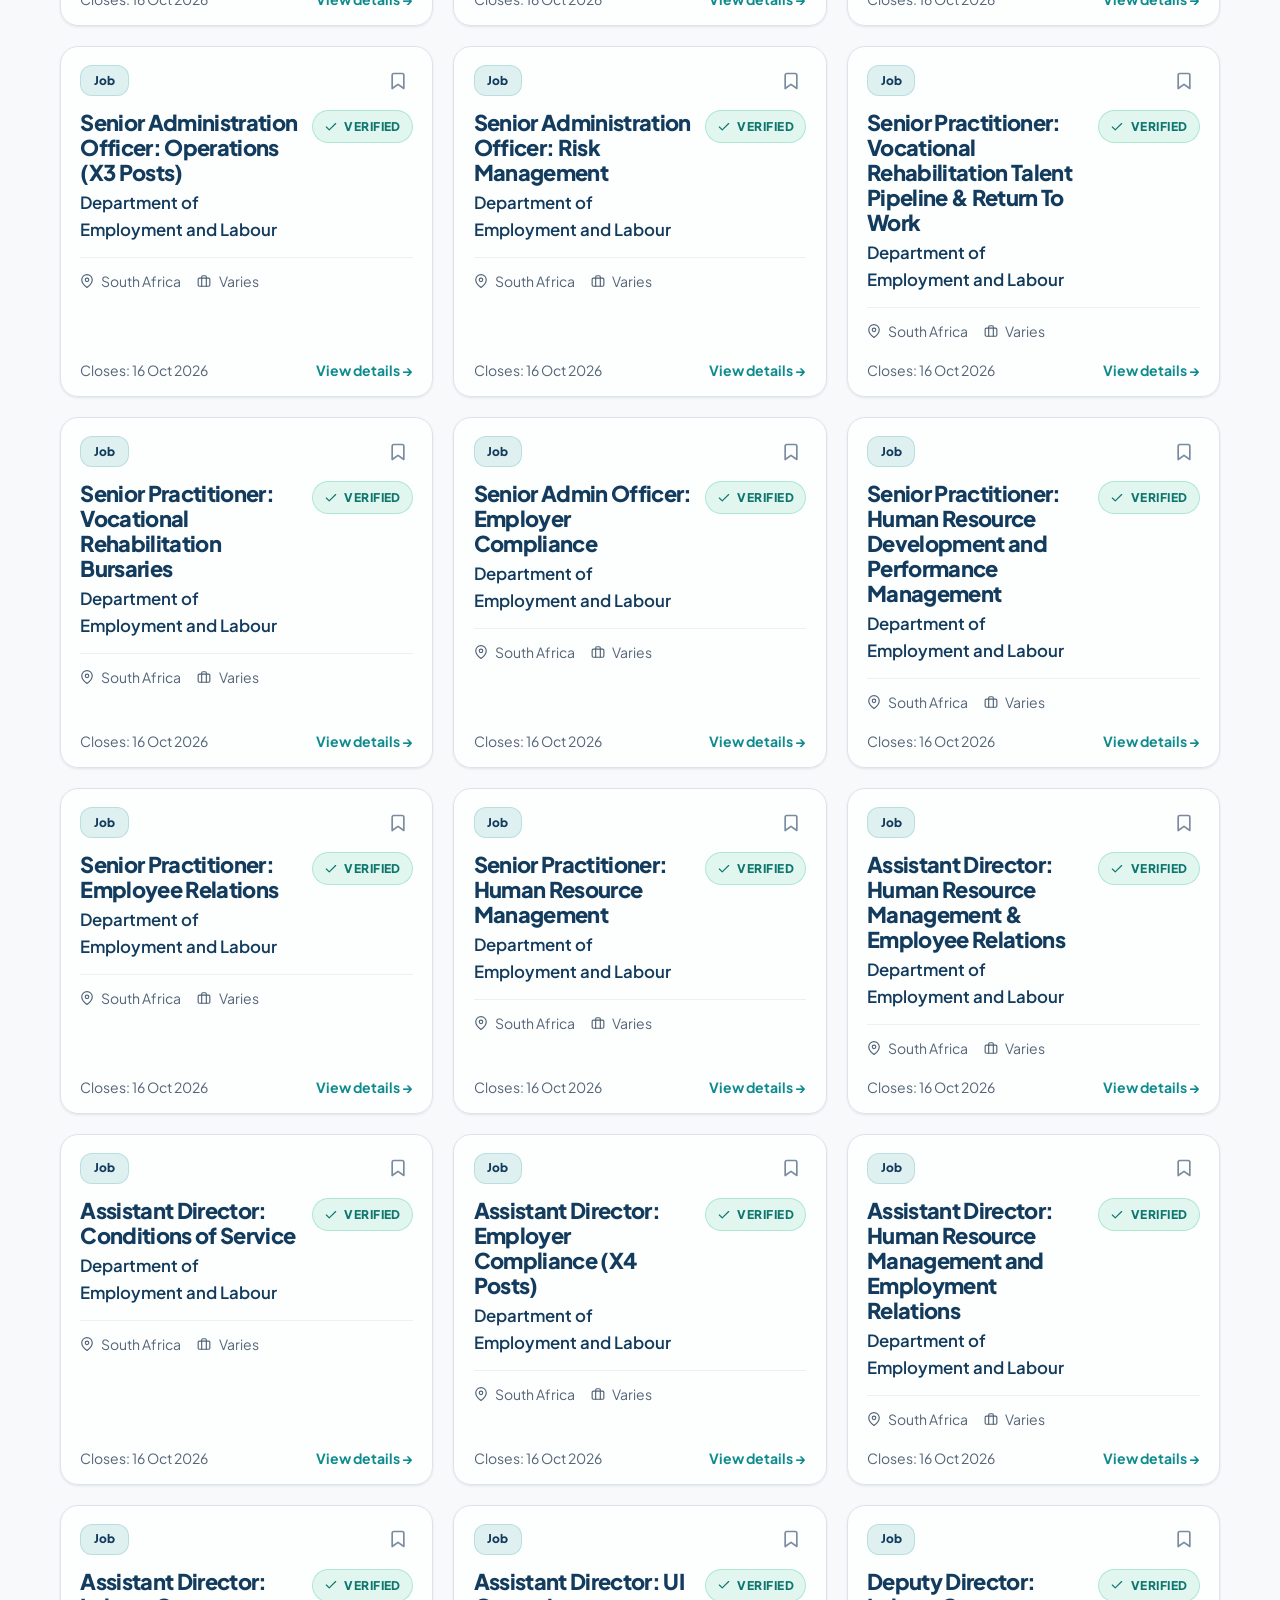
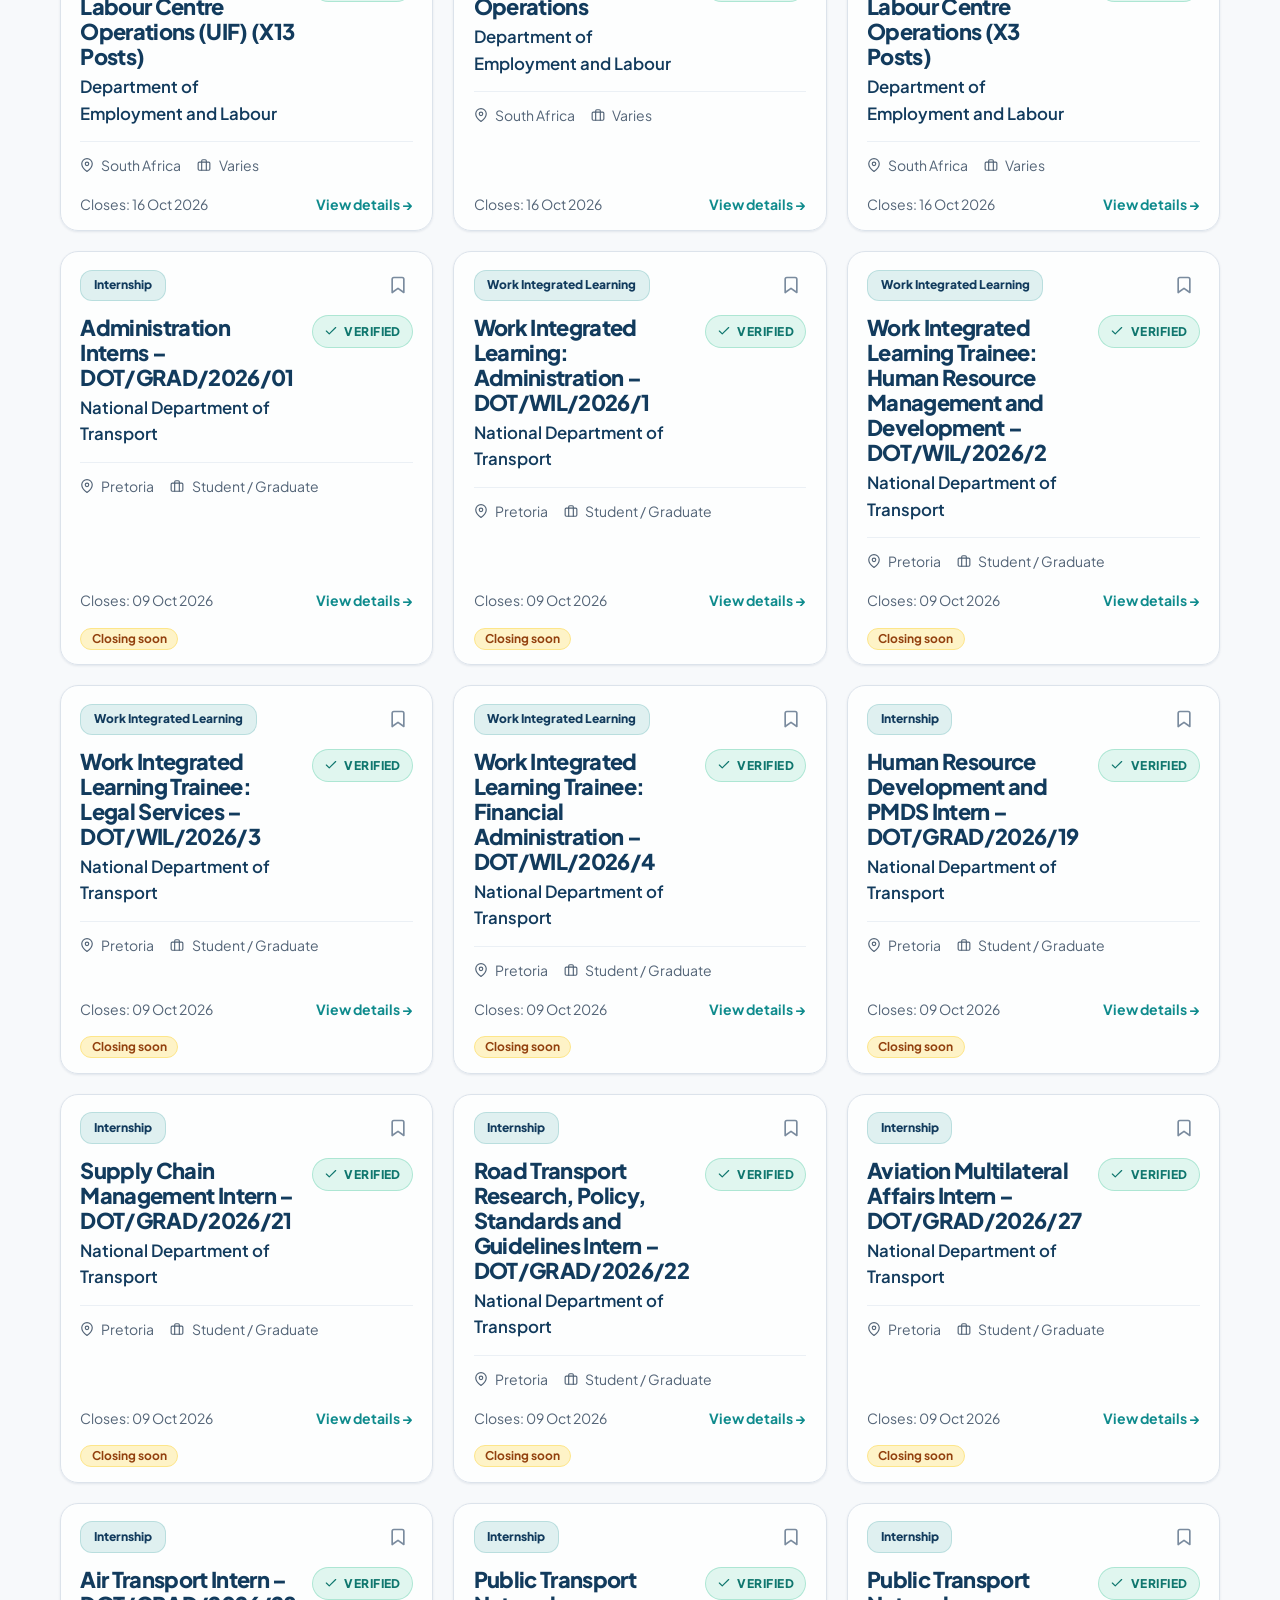
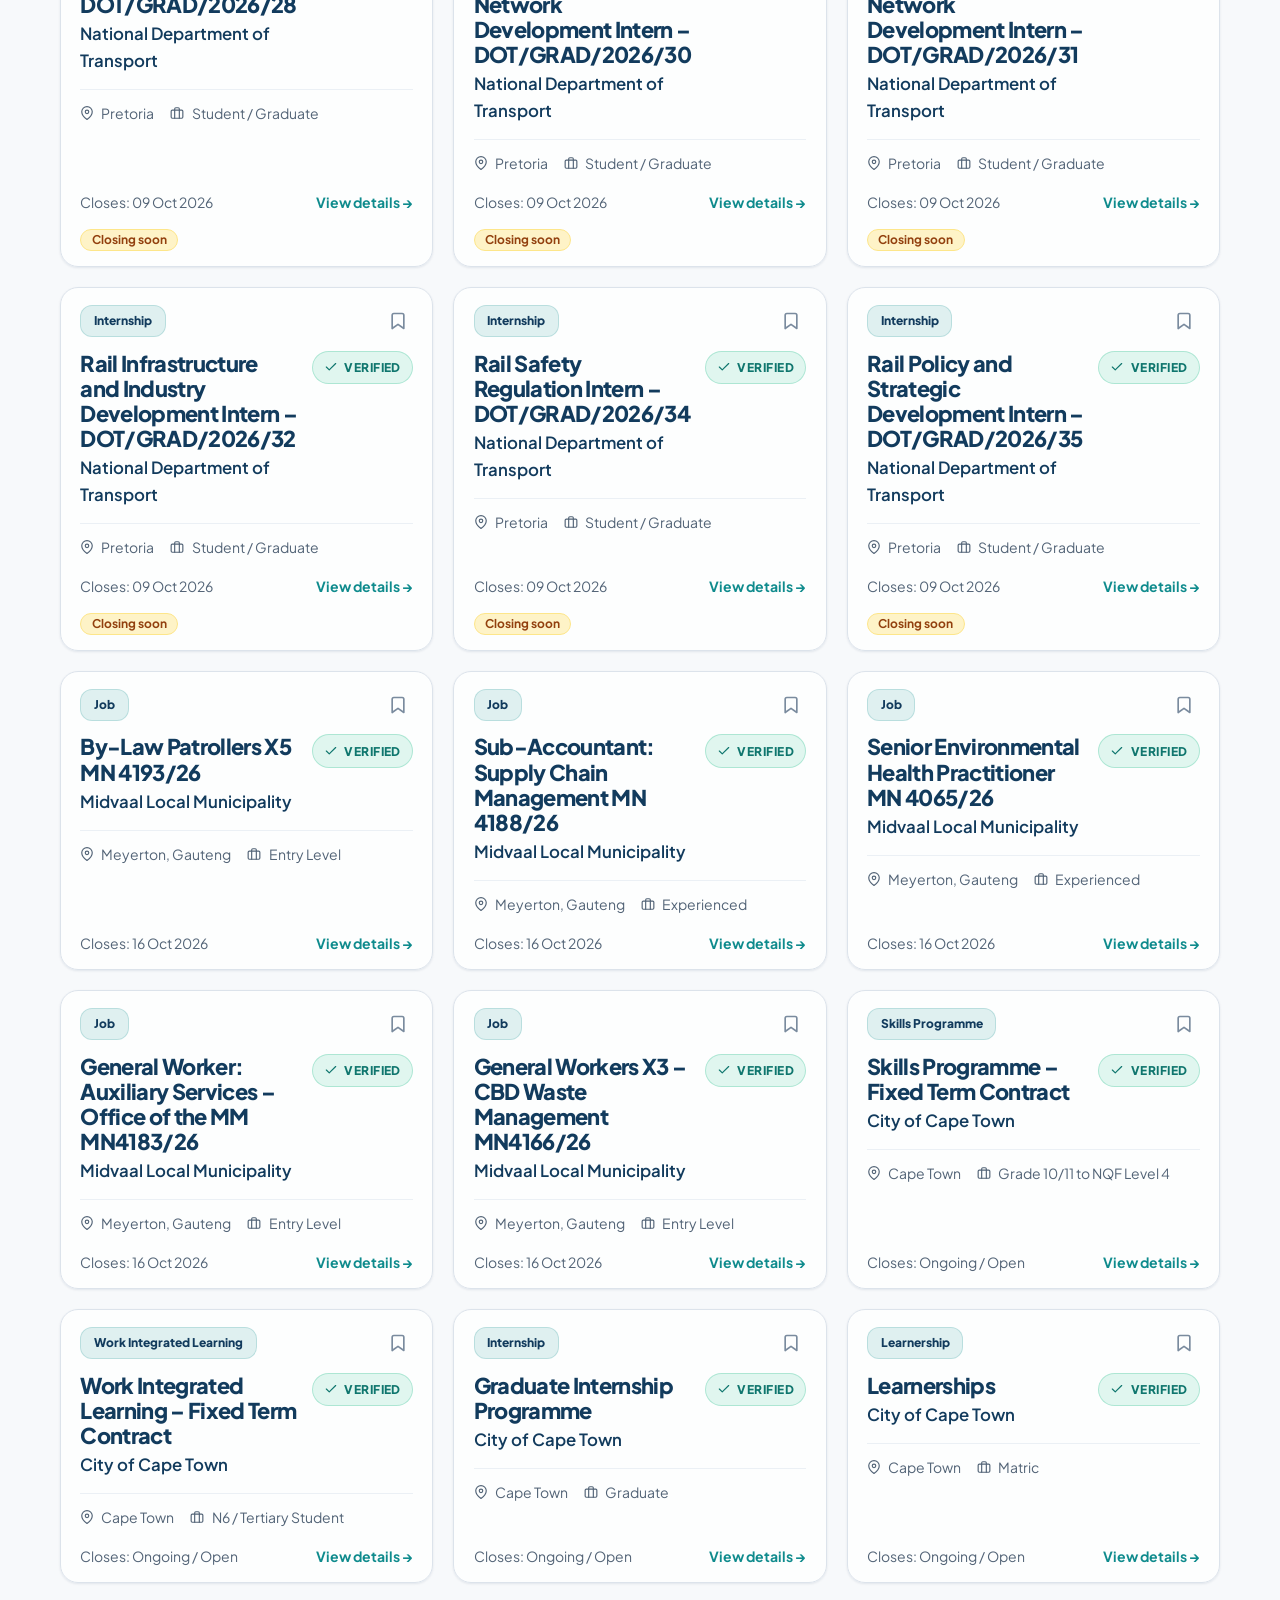
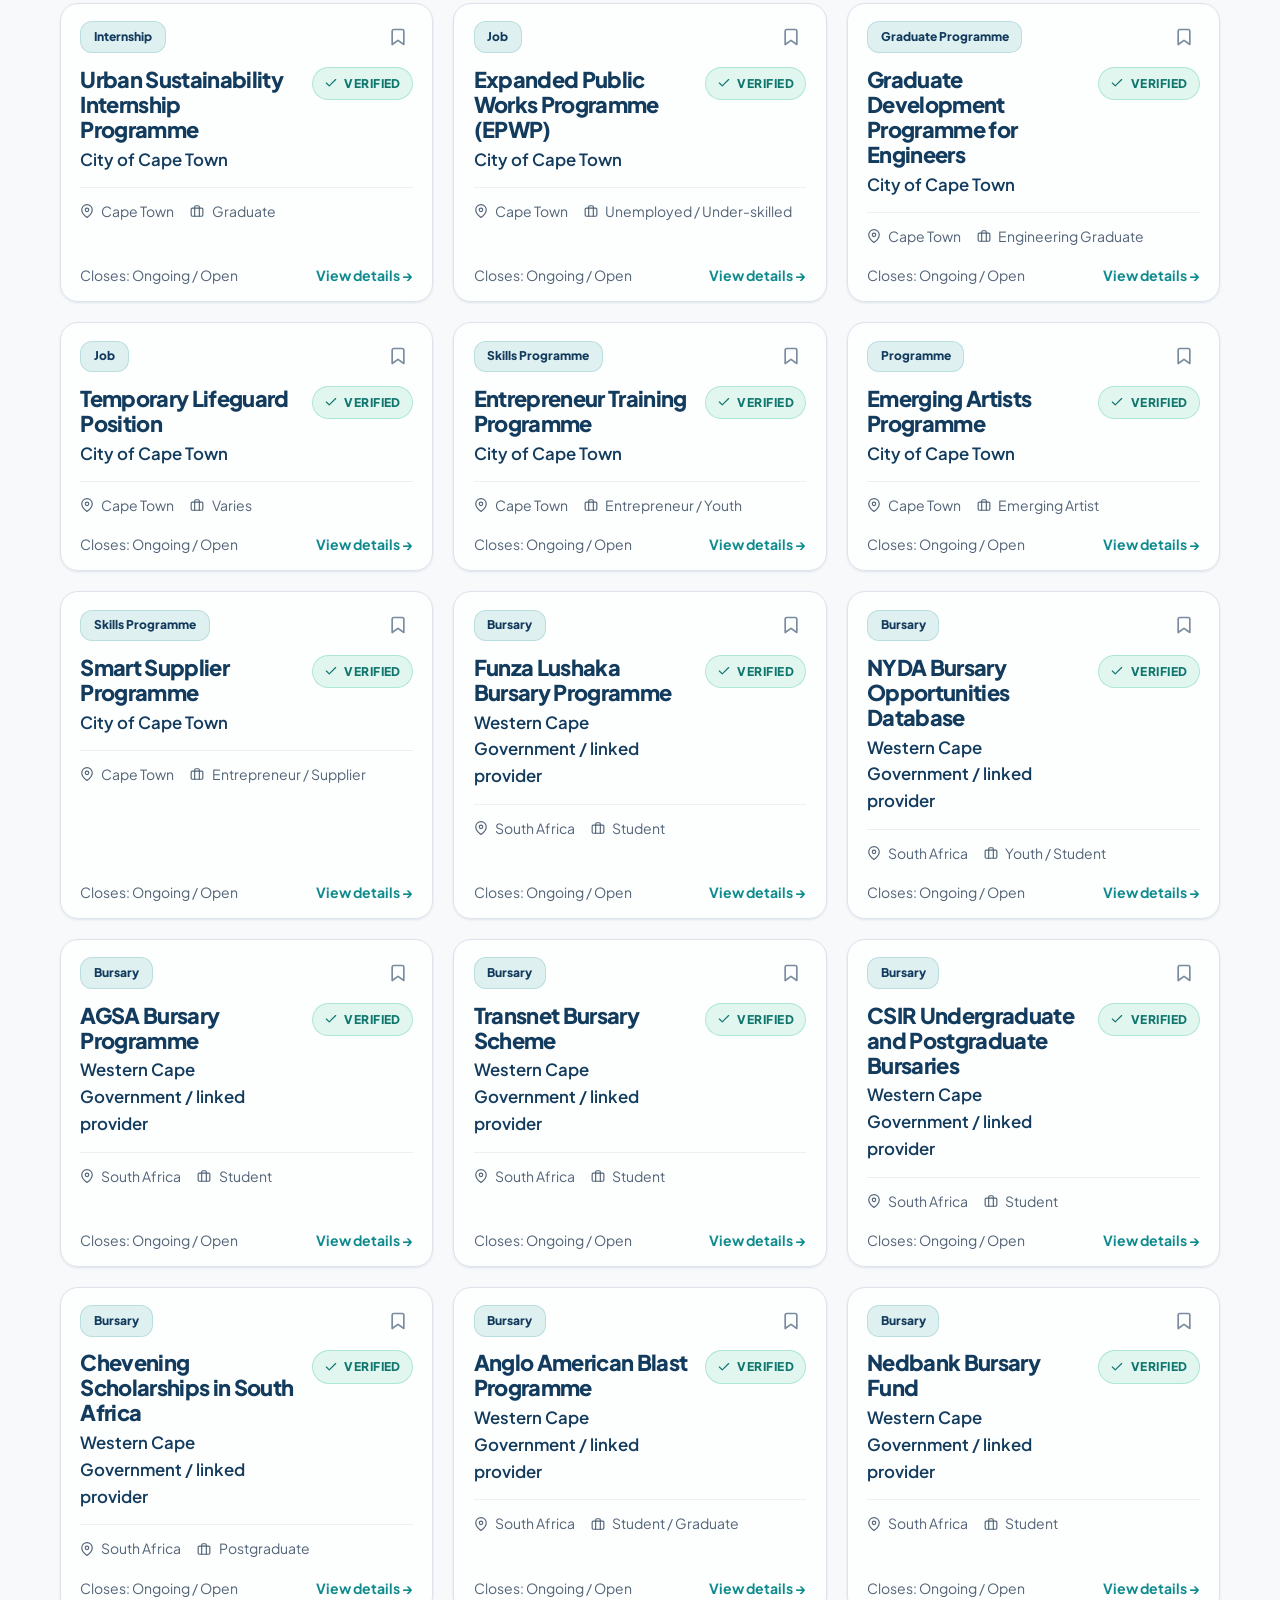
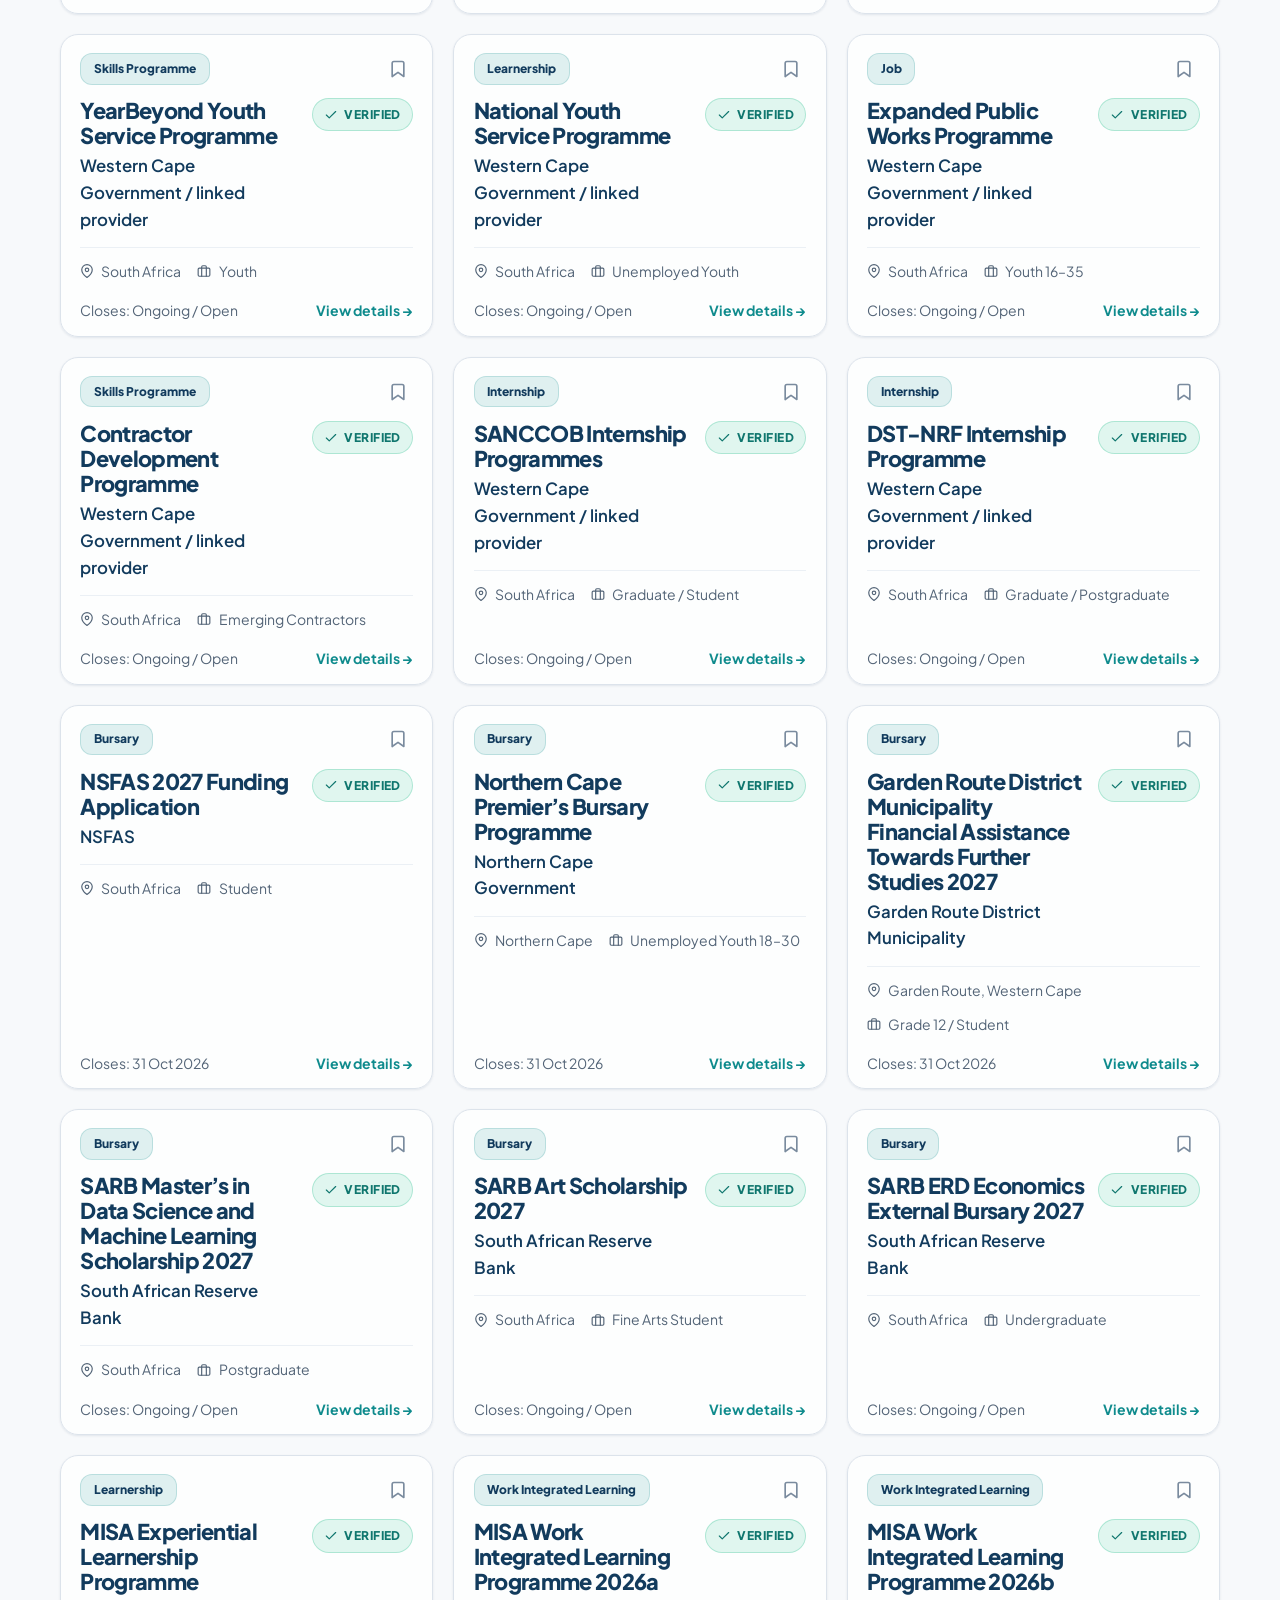
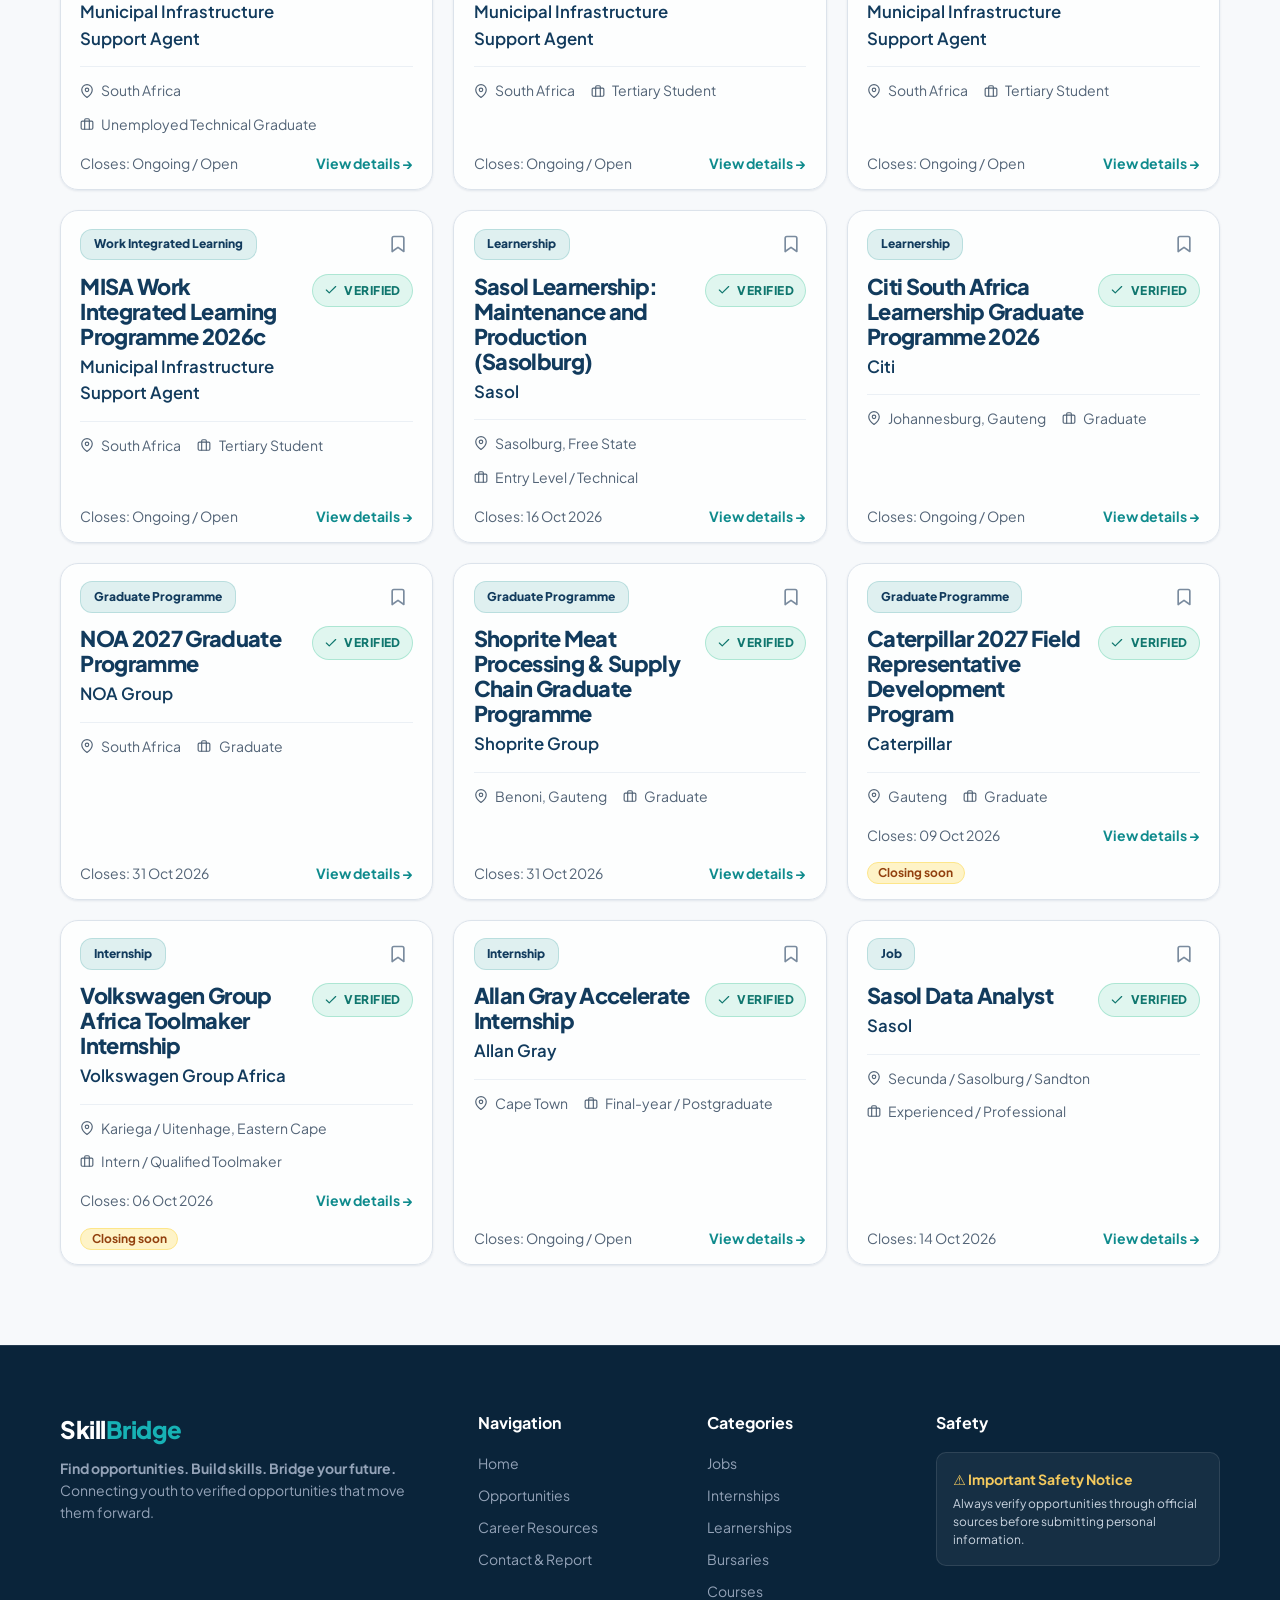
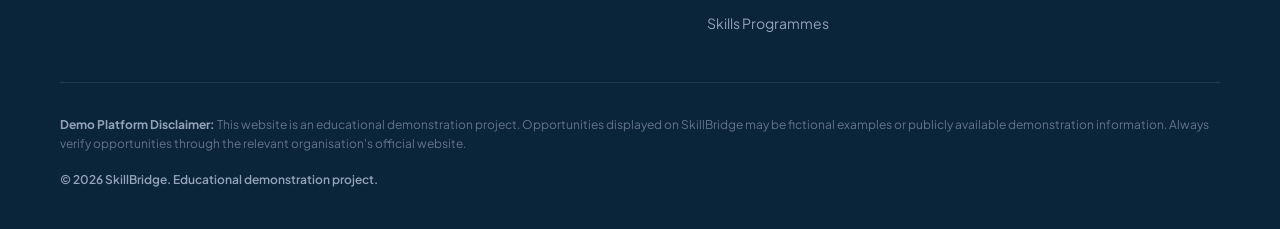
<file: opportunities.html>
<!DOCTYPE html>
<html lang="en">
<head>
  <meta charset="UTF-8">
  <meta name="viewport" content="width=device-width, initial-scale=1.0">
  <title>Explore Opportunities | SkillBridge</title>
  <meta name="description" content="Search and filter verified youth opportunities in South Africa by category, location, experience level, and upcoming deadline.">
  <link rel="icon" type="image/svg+xml" href="images/favicon.svg">
  <!-- Fonts -->
  <link rel="preconnect" href="https://fonts.googleapis.com">
  <link rel="preconnect" href="https://fonts.gstatic.com" crossorigin>
  <link href="https://fonts.googleapis.com/css2?family=Plus+Jakarta+Sans:wght@400;500;600;700;800&display=swap" rel="stylesheet">
  <!-- Stylesheet -->
  <link rel="stylesheet" href="css/style.css">
</head>
<body>
  <!-- Accessible Skip Navigation Link -->
  <a href="#main-content" class="skip-link">Skip to main content</a>

  <!-- Header & Navigation -->
  <header class="site-header">
    <div class="container nav-container">
      <a href="index.html" class="brand-link" aria-label="SkillBridge Home">
        <img src="images/logo.svg" alt="SkillBridge Logo" class="brand-logo-img">
      </a>

      <!-- Desktop Navigation -->
      <nav class="nav-desktop" aria-label="Primary Desktop Navigation">
        <a href="index.html" class="nav-link">Home</a>
        <a href="opportunities.html" class="nav-link active" aria-current="page">Opportunities</a>
        <a href="resources.html" class="nav-link">Career Resources</a>
        <a href="contact.html" class="nav-link">Contact &amp; Report</a>
      </nav>

      <!-- Navigation Actions -->
      <div class="nav-actions">
        <a href="opportunities.html" class="btn btn-primary btn-sm" id="nav-desktop-cta">
          Explore Opportunities
        </a>

        <!-- Mobile Menu Button -->
        <button class="mobile-menu-btn" aria-label="Open navigation menu" aria-expanded="false" aria-controls="mobile-navigation-drawer">
          <svg width="24" height="24" viewBox="0 0 24 24" fill="none" stroke="currentColor" stroke-width="2" stroke-linecap="round" stroke-linejoin="round">
            <line x1="3" y1="12" x2="21" y2="12"></line>
            <line x1="3" y1="6" x2="21" y2="6"></line>
            <line x1="3" y1="18" x2="21" y2="18"></line>
          </svg>
        </button>
      </div>
    </div>

    <!-- Mobile Drawer Menu -->
    <div id="mobile-navigation-drawer" class="mobile-drawer" aria-label="Mobile Navigation">
      <nav class="mobile-nav-links">
        <a href="index.html" class="mobile-nav-link">Home</a>
        <a href="opportunities.html" class="mobile-nav-link active" aria-current="page">Opportunities</a>
        <a href="resources.html" class="mobile-nav-link">Career Resources</a>
        <a href="contact.html" class="mobile-nav-link">Contact &amp; Report</a>
      </nav>
      <div class="mobile-drawer-cta">
        <a href="opportunities.html" class="btn btn-secondary btn-block">Explore Opportunities</a>
        <a href="resources.html" class="btn btn-outline btn-block">Career Resources</a>
      </div>
    </div>
  </header>

  <!-- Main Content -->
  <main id="main-content" class="section skillbridge-decorated">
    <svg class="skillbridge-bg" viewBox="0 0 1200 620" preserveAspectRatio="none" aria-hidden="true" focusable="false">
      <g class="skillbridge-network-lines">
        <path d="M370 105 510 175 660 118 795 205 945 128 1085 200"></path>
        <path d="M510 175 555 310 715 365 795 205 930 330 1085 200"></path>
        <path d="M660 118 715 365M945 128 930 330M795 205 1070 405 930 330"></path>
        <path d="M555 310 420 430 715 365 845 475 1070 405"></path>
      </g>
      <path class="skillbridge-path" d="M430 475 C535 390 590 310 700 325 S850 360 930 250 1035 145 1145 185"></path>
      <g class="skillbridge-node skillbridge-node--optional"><circle cx="370" cy="105" r="4"></circle><text x="342" y="88">JOBS</text></g>
      <g class="skillbridge-node"><circle cx="510" cy="175" r="4"></circle><text x="466" y="158">INTERNSHIPS</text></g>
      <g class="skillbridge-node"><circle cx="660" cy="118" r="4"></circle><text x="637" y="98">COURSES</text></g>
      <g class="skillbridge-node skillbridge-node--optional"><circle cx="795" cy="205" r="4"></circle><text x="767" y="188">LEARNERSHIPS</text></g>
      <g class="skillbridge-node"><circle cx="945" cy="128" r="4"></circle><text x="918" y="108">BURSARIES</text></g>
      <g class="skillbridge-node skillbridge-node--optional"><circle cx="1085" cy="200" r="4"></circle><text x="1041" y="180">SKILLS PROGRAMMES</text></g>
      <g class="skillbridge-node"><circle cx="555" cy="310" r="4"></circle><text x="510" y="294">OPPORTUNITY</text></g>
      <g class="skillbridge-node skillbridge-node--optional"><circle cx="930" cy="330" r="4"></circle><text x="905" y="315">GROW</text></g>
      <circle class="skillbridge-particle skillbridge-particle--one" cx="568" cy="365" r="4"></circle>
      <circle class="skillbridge-particle skillbridge-particle--two" cx="1000" cy="199" r="3.5"></circle>
      <g transform="translate(1010 360)">
        <g class="skillbridge-float skillbridge-float--optional">
          <path d="M0 8h36v26H0zM10 8V2h16v6M0 17h36M15 17v5h6v-5"></path>
        </g>
      </g>
      <g transform="translate(735 445)">
        <g class="skillbridge-float skillbridge-float--optional">
          <path d="M2 1h24l9 9v29H2zM26 1v10h9M8 19h20M8 26h16M8 33h18"></path>
        </g>
      </g>
      <g transform="translate(1085 455)">
        <g class="skillbridge-float skillbridge-location">
          <path d="M18 39s14-15 14-25a14 14 0 1 0-28 0c0 10 14 25 14 25Z"></path>
          <circle cx="18" cy="14" r="4"></circle>
          <circle class="skillbridge-map-node" cx="40" cy="31" r="2.5"></circle>
          <path class="skillbridge-map-route" d="M30 24 40 31 49 22"></path>
          <circle class="skillbridge-map-node" cx="49" cy="22" r="2.5"></circle>
        </g>
      </g>
      <text class="skillbridge-word-fragment" x="760" y="520">DISCOVER · LEARN · APPLY · GROW</text>
    </svg>
    <div class="container">
      <!-- Page Header -->
      <div class="section-header text-left" style="margin-bottom: 2rem;">
        <span class="section-badge">Opportunities Directory</span>
        <h1 class="section-title">Explore Opportunities</h1>
        <p class="section-subtitle">
          Find opportunities based on your interests, location, experience and deadline.
        </p>
      </div>

      <!-- Expiry Policy Notice Banner
      <div class="alert alert-warning" style="margin-bottom: 2rem; font-size: var(--text-xs);" role="note">
        <svg width="18" height="18" viewBox="0 0 24 24" fill="none" stroke="currentColor" stroke-width="2" stroke-linecap="round" stroke-linejoin="round" style="flex-shrink:0;">
          <circle cx="12" cy="12" r="10"></circle>
          <line x1="12" y1="16" x2="12" y2="12"></line>
          <line x1="12" y1="8" x2="12.01" y2="8"></line>
        </svg>
        <div>
          <strong>Quality &amp; Freshness Policy:</strong> SkillBridge regularly reviews opportunity information. Expired opportunities are removed from active listings to help keep information useful and current.
        </div>
      </div>  -->

      <!-- Search & Multi-Filter Control Panel -->
      <section class="filter-panel" aria-label="Opportunity filters and search">
        <div class="filter-grid">
          <!-- Keyword Search -->
          <div class="form-group">
            <label for="filter-search" class="form-label">Search Keyword</label>
            <div class="search-input-wrapper">
              <svg class="search-icon" width="16" height="16" viewBox="0 0 24 24" fill="none" stroke="currentColor" stroke-width="2" stroke-linecap="round" stroke-linejoin="round">
                <circle cx="11" cy="11" r="8"></circle>
                <line x1="21" y1="21" x2="16.65" y2="16.65"></line>
              </svg>
              <input type="text" id="filter-search" class="form-control" placeholder="Title, organisation, keyword..." style="padding-left: 2.4rem;">
            </div>
          </div>

          <!-- Category Filter -->
          <div class="form-group">
            <label for="filter-category" class="form-label">Category</label>
            <select id="filter-category" class="form-control">
              <option value="All">All Categories</option>
              <option value="Job">Jobs</option>
              <option value="Internship">Internships</option>
              <option value="Learnership">Learnerships</option>
              <option value="Bursary">Bursaries</option>
              <option value="Skills Programme">Skills Programmes</option>
              <option value="Work Integrated Learning">Work Integrated Learning</option>
              <option value="Graduate Programme">Graduate Programmes</option>
            </select>
          </div>

          <!-- Location Filter -->
          <div class="form-group">
            <label for="filter-location" class="form-label">Location</label>
            <select id="filter-location" class="form-control">
              <option value="All">All Locations</option>
              <option value="South Africa">National / South Africa</option>
              <option value="Pretoria">Pretoria</option>
              <option value="Cape Town">Cape Town</option>
              <option value="Gauteng">Gauteng (JHB, Meyerton, Benoni)</option>
              <option value="Free State">Free State (Sasolburg)</option>
              <option value="Western Cape">Western Cape (Garden Route)</option>
              <option value="Northern Cape">Northern Cape</option>
              <option value="Eastern Cape">Eastern Cape (Kariega / Uitenhage)</option>
            </select>
          </div>

          <!-- Experience Level Filter -->
          <div class="form-group">
            <label for="filter-experience" class="form-label">Experience Level</label>
            <select id="filter-experience" class="form-control">
              <option value="All">All Levels</option>
              <option value="Student / Graduate">Student / Graduate</option>
              <option value="Entry Level">Entry Level / Youth</option>
              <option value="Experienced">Experienced / Professional</option>
              <option value="Varies">Varies / Any</option>
            </select>
          </div>

          <!-- Closing Date Filter -->
          <div class="form-group">
            <label for="filter-closing" class="form-label">Closing Date</label>
            <select id="filter-closing" class="form-control">
              <option value="All">All Deadlines</option>
              <option value="Closing Soon">Closing Soon (Next 7 Days)</option>
              <option value="This Month">This Month (October 2026)</option>
              <option value="Future">Future Deadlines</option>
              <option value="Ongoing">Ongoing / Open Intake</option>
              <option value="Expired">Expired (Archive)</option>
            </select>
          </div>
        </div>

        <!-- Filter Sub-Controls: Saved, Expired & Clear -->
        <div style="display: flex; flex-wrap: wrap; align-items: center; justify-content: space-between; gap: 1rem; margin-top: 1.25rem; padding-top: 1rem; border-top: 1px solid var(--border-light);">
          <div style="display: flex; flex-wrap: wrap; gap: 1rem; align-items: center;">
            <label style="display: flex; align-items: center; gap: 0.5rem; font-size: var(--text-xs); color: var(--text-muted); cursor: pointer;">
              <input type="checkbox" id="toggle-bookmarked-only" style="accent-color: var(--secondary); width: 16px; height: 16px;">
              <span>Show Bookmarked Opportunities Only</span>
            </label>

            <label style="display: flex; align-items: center; gap: 0.5rem; font-size: var(--text-xs); color: var(--text-muted); cursor: pointer;">
              <input type="checkbox" id="toggle-expired" style="accent-color: var(--secondary); width: 16px; height: 16px;">
              <span>Include expired demo records for testing/review</span>
            </label>
          </div>

          <button id="clear-filters-btn" class="btn btn-outline btn-sm">
            <svg width="14" height="14" viewBox="0 0 24 24" fill="none" stroke="currentColor" stroke-width="2" stroke-linecap="round" stroke-linejoin="round">
              <line x1="18" y1="6" x2="6" y2="18"></line>
              <line x1="6" y1="6" x2="18" y2="18"></line>
            </svg>
            Clear Filters
          </button>
        </div>
      </section>

      <!-- Results Count & Summary Bar -->
      <div class="results-summary-bar">
        <div id="results-count" class="results-count" aria-live="polite">
          Loading opportunities...
        </div>
      </div>

      <!-- Opportunities Cards Grid (Rendered dynamically by JavaScript) -->
      <div id="opportunities-list-container" class="opportunities-grid" aria-live="polite">
        <!-- Javascript injects <article class="opportunity-card"> elements here -->
      </div>

      <!-- Empty State (Shown when zero matches occur) -->
      <div id="empty-state" class="empty-state" style="display: none;" role="region" aria-label="No opportunities found">
        <div class="empty-state-icon">
          <svg width="32" height="32" viewBox="0 0 24 24" fill="none" stroke="currentColor" stroke-width="2" stroke-linecap="round" stroke-linejoin="round">
            <circle cx="11" cy="11" r="8"></circle>
            <line x1="21" y1="21" x2="16.65" y2="16.65"></line>
            <line x1="8" y1="11" x2="14" y2="11"></line>
          </svg>
        </div>
        <h2 class="empty-state-title">No opportunities found</h2>
        <p class="empty-state-text">
          Try changing your search terms or removing some filters to discover more matching positions.
        </p>
        <button id="empty-clear-btn" class="btn btn-primary">
          Clear Filters
        </button>
      </div>
    </div>
  </main>

  <!-- Footer -->
  <footer class="site-footer">
    <div class="container">
      <div class="footer-grid">
        <div class="footer-brand">
          <h2>Skill<span>Bridge</span></h2>
          <p class="footer-tagline">
            <strong>Find opportunities. Build skills. Bridge your future.</strong><br>
            Connecting youth to verified opportunities that move them forward.
          </p>
        </div>

        <div>
          <h3 class="footer-col-title">Navigation</h3>
          <div class="footer-links">
            <a href="index.html" class="footer-link">Home</a>
            <a href="opportunities.html" class="footer-link">Opportunities</a>
            <a href="resources.html" class="footer-link">Career Resources</a>
            <a href="contact.html" class="footer-link">Contact &amp; Report</a>
          </div>
        </div>

        <div>
          <h3 class="footer-col-title">Categories</h3>
          <div class="footer-links">
            <a href="opportunities.html?category=Job" class="footer-link">Jobs</a>
            <a href="opportunities.html?category=Internship" class="footer-link">Internships</a>
            <a href="opportunities.html?category=Learnership" class="footer-link">Learnerships</a>
            <a href="opportunities.html?category=Bursary" class="footer-link">Bursaries</a>
            <a href="opportunities.html?category=Course" class="footer-link">Courses</a>
            <a href="opportunities.html?category=Skills%20Programme" class="footer-link">Skills Programmes</a>
          </div>
        </div>

        <div>
          <h3 class="footer-col-title">Safety</h3>
          <div class="footer-safety-box">
            <strong>⚠️ Important Safety Notice</strong>
            Always verify opportunities through official sources before submitting personal information.
          </div>
        </div>
      </div>

      <div class="footer-disclaimer-bar">
        <div>
          <strong class="footer-disclaimer-highlight">Demo Platform Disclaimer:</strong>
          This website is an educational demonstration project. Opportunities displayed on SkillBridge may be fictional examples or publicly available demonstration information. Always verify opportunities through the relevant organisation's official website.
        </div>
        <div class="footer-copyright">
          &copy; 2026 SkillBridge. Educational demonstration project.
        </div>
      </div>
    </div>
  </footer>

  <!-- Scripts -->
  <script src="js/script.js"></script>
</body>
</html>
</file>
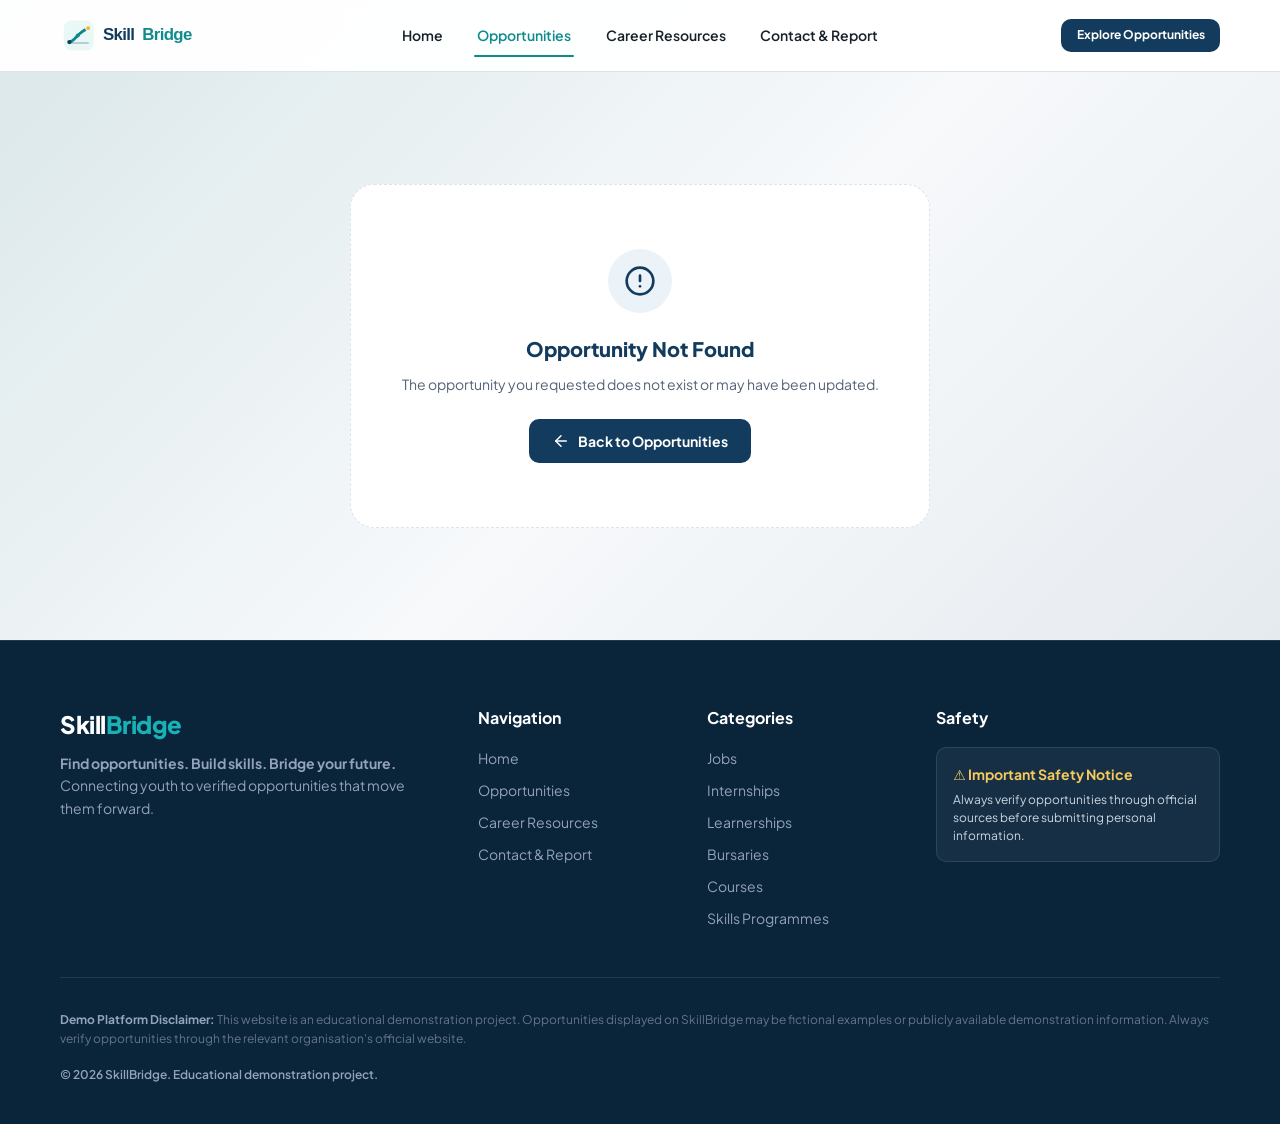
<file: opportunity-details.html>
<!DOCTYPE html>
<html lang="en">
<head>
  <meta charset="UTF-8">
  <meta name="viewport" content="width=device-width, initial-scale=1.0">
  <title>Opportunity Details | SkillBridge</title>
  <meta name="description" content="View opportunity description, eligibility criteria, required documents checklist, and safe application instructions on SkillBridge.">
  <link rel="icon" type="image/svg+xml" href="images/favicon.svg">
  <!-- Fonts -->
  <link rel="preconnect" href="https://fonts.googleapis.com">
  <link rel="preconnect" href="https://fonts.gstatic.com" crossorigin>
  <link href="https://fonts.googleapis.com/css2?family=Plus+Jakarta+Sans:wght@400;500;600;700;800&display=swap" rel="stylesheet">
  <!-- Stylesheet -->
  <link rel="stylesheet" href="css/style.css">
</head>
<body>
  <!-- Accessible Skip Navigation Link -->
  <a href="#main-content" class="skip-link">Skip to main content</a>

  <!-- Header & Navigation -->
  <header class="site-header">
    <div class="container nav-container">
      <a href="index.html" class="brand-link" aria-label="SkillBridge Home">
        <img src="images/logo.svg" alt="SkillBridge Logo" class="brand-logo-img">
      </a>

      <!-- Desktop Navigation -->
      <nav class="nav-desktop" aria-label="Primary Desktop Navigation">
        <a href="index.html" class="nav-link">Home</a>
        <a href="opportunities.html" class="nav-link active">Opportunities</a>
        <a href="resources.html" class="nav-link">Career Resources</a>
        <a href="contact.html" class="nav-link">Contact &amp; Report</a>
      </nav>

      <!-- Navigation Actions -->
      <div class="nav-actions">
        <a href="opportunities.html" class="btn btn-primary btn-sm" id="nav-desktop-cta">
          Explore Opportunities
        </a>

        <!-- Mobile Menu Button -->
        <button class="mobile-menu-btn" aria-label="Open navigation menu" aria-expanded="false" aria-controls="mobile-navigation-drawer">
          <svg width="24" height="24" viewBox="0 0 24 24" fill="none" stroke="currentColor" stroke-width="2" stroke-linecap="round" stroke-linejoin="round">
            <line x1="3" y1="12" x2="21" y2="12"></line>
            <line x1="3" y1="6" x2="21" y2="6"></line>
            <line x1="3" y1="18" x2="21" y2="18"></line>
          </svg>
        </button>
      </div>
    </div>

    <!-- Mobile Drawer Menu -->
    <div id="mobile-navigation-drawer" class="mobile-drawer" aria-label="Mobile Navigation">
      <nav class="mobile-nav-links">
        <a href="index.html" class="mobile-nav-link">Home</a>
        <a href="opportunities.html" class="mobile-nav-link active">Opportunities</a>
        <a href="resources.html" class="mobile-nav-link">Career Resources</a>
        <a href="contact.html" class="mobile-nav-link">Contact &amp; Report</a>
      </nav>
      <div class="mobile-drawer-cta">
        <a href="opportunities.html" class="btn btn-secondary btn-block">Explore Opportunities</a>
        <a href="resources.html" class="btn btn-outline btn-block">Career Resources</a>
      </div>
    </div>
  </header>

  <!-- Main Content -->
  <main id="main-content" class="section">
    <div class="container">
      <!-- Opportunity Details Container (Dynamically rendered by js/script.js) -->
      <div id="opportunity-details-container" aria-live="polite">
        <div style="text-align: center; padding: 4rem 1rem;">
          <h1 style="font-size: var(--text-xl); font-weight: 700; color: var(--text-muted); margin-bottom: 0.5rem;">Loading Opportunity Details...</h1>
          <p style="font-size: var(--text-sm); color: var(--text-light);">Retrieving verification data from SkillBridge directory.</p>
        </div>
      </div>

      <!-- Fallback Error Container (Shown if opportunity not found or ID missing) -->
      <div id="opportunity-error-container" class="empty-state" style="display: none;" role="region" aria-label="Opportunity not found">
        <div class="empty-state-icon">
          <svg width="32" height="32" viewBox="0 0 24 24" fill="none" stroke="currentColor" stroke-width="2" stroke-linecap="round" stroke-linejoin="round">
            <circle cx="12" cy="12" r="10"></circle>
            <line x1="12" y1="8" x2="12" y2="12"></line>
            <line x1="12" y1="16" x2="12.01" y2="16"></line>
          </svg>
        </div>
        <h2 class="empty-state-title">Opportunity Not Found</h2>
        <p class="empty-state-text">
          The opportunity you requested does not exist or may have been updated.
        </p>
        <a href="opportunities.html" class="btn btn-primary">
          <svg width="18" height="18" viewBox="0 0 24 24" fill="none" stroke="currentColor" stroke-width="2" stroke-linecap="round" stroke-linejoin="round">
            <line x1="19" y1="12" x2="5" y2="12"></line>
            <polyline points="12 19 5 12 12 5"></polyline>
          </svg>
          Back to Opportunities
        </a>
      </div>
    </div>
  </main>

  <!-- Footer -->
  <footer class="site-footer">
    <div class="container">
      <div class="footer-grid">
        <div class="footer-brand">
          <h2>Skill<span>Bridge</span></h2>
          <p class="footer-tagline">
            <strong>Find opportunities. Build skills. Bridge your future.</strong><br>
            Connecting youth to verified opportunities that move them forward.
          </p>
        </div>

        <div>
          <h3 class="footer-col-title">Navigation</h3>
          <div class="footer-links">
            <a href="index.html" class="footer-link">Home</a>
            <a href="opportunities.html" class="footer-link">Opportunities</a>
            <a href="resources.html" class="footer-link">Career Resources</a>
            <a href="contact.html" class="footer-link">Contact &amp; Report</a>
          </div>
        </div>

        <div>
          <h3 class="footer-col-title">Categories</h3>
          <div class="footer-links">
            <a href="opportunities.html?category=Job" class="footer-link">Jobs</a>
            <a href="opportunities.html?category=Internship" class="footer-link">Internships</a>
            <a href="opportunities.html?category=Learnership" class="footer-link">Learnerships</a>
            <a href="opportunities.html?category=Bursary" class="footer-link">Bursaries</a>
            <a href="opportunities.html?category=Course" class="footer-link">Courses</a>
            <a href="opportunities.html?category=Skills%20Programme" class="footer-link">Skills Programmes</a>
          </div>
        </div>

        <div>
          <h3 class="footer-col-title">Safety</h3>
          <div class="footer-safety-box">
            <strong>⚠️ Important Safety Notice</strong>
            Always verify opportunities through official sources before submitting personal information.
          </div>
        </div>
      </div>

      <div class="footer-disclaimer-bar">
        <div>
          <strong class="footer-disclaimer-highlight">Demo Platform Disclaimer:</strong>
          This website is an educational demonstration project. Opportunities displayed on SkillBridge may be fictional examples or publicly available demonstration information. Always verify opportunities through the relevant organisation's official website.
        </div>
        <div class="footer-copyright">
          &copy; 2026 SkillBridge. Educational demonstration project.
        </div>
      </div>
    </div>
  </footer>

  <!-- Scripts -->
  <script src="js/script.js"></script>
</body>
</html>
</file>
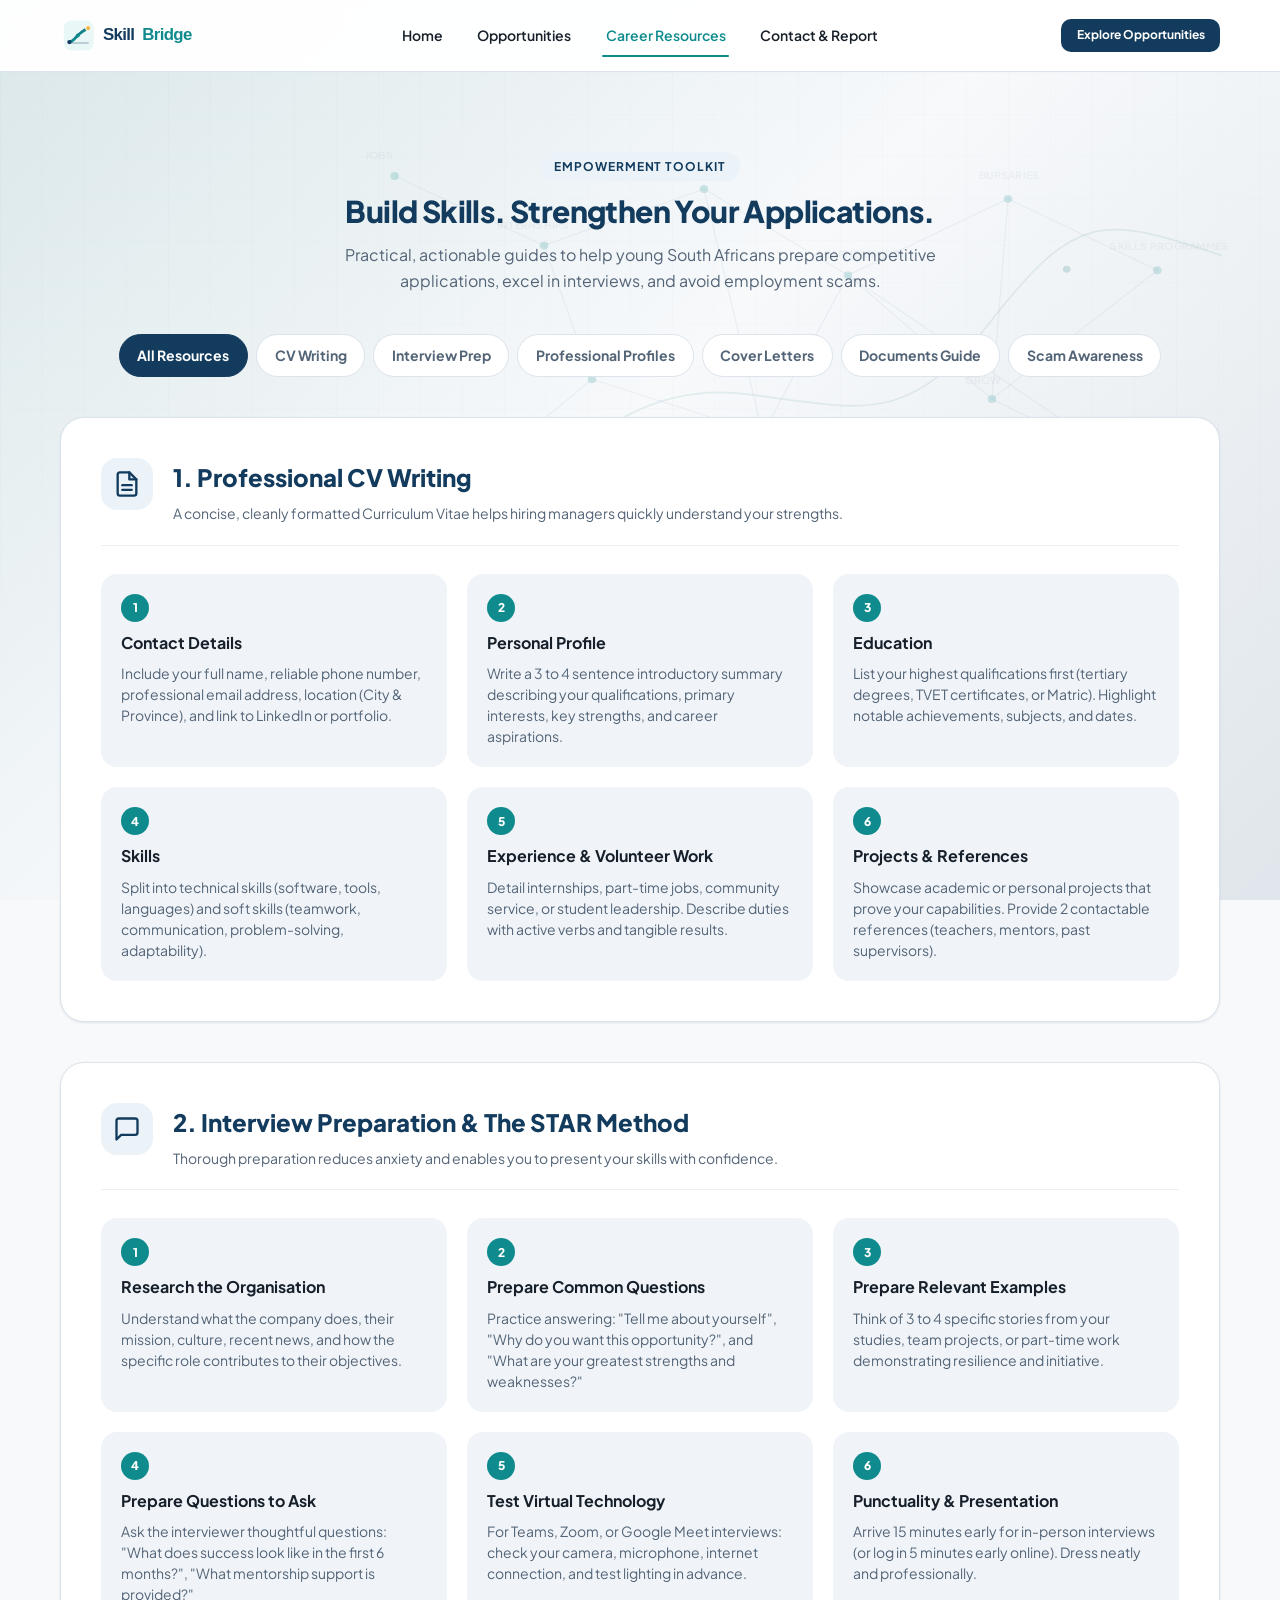
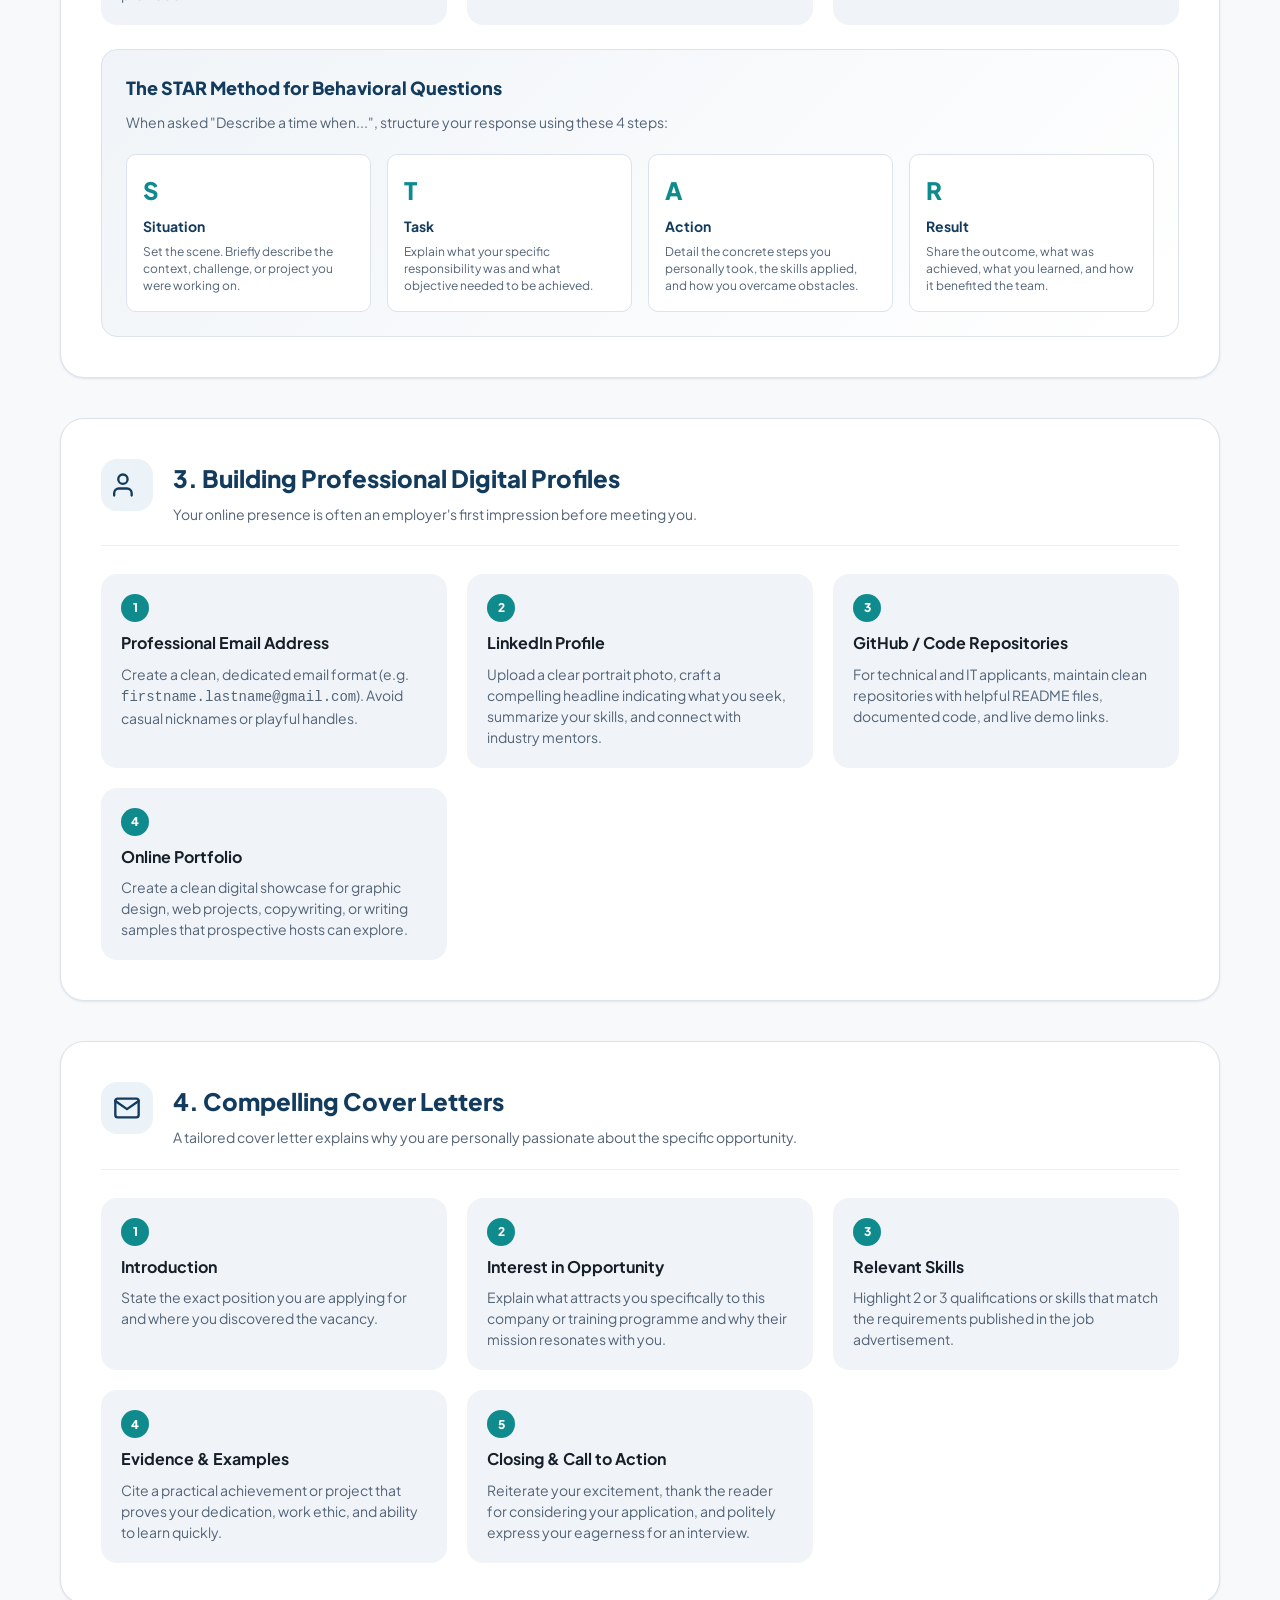
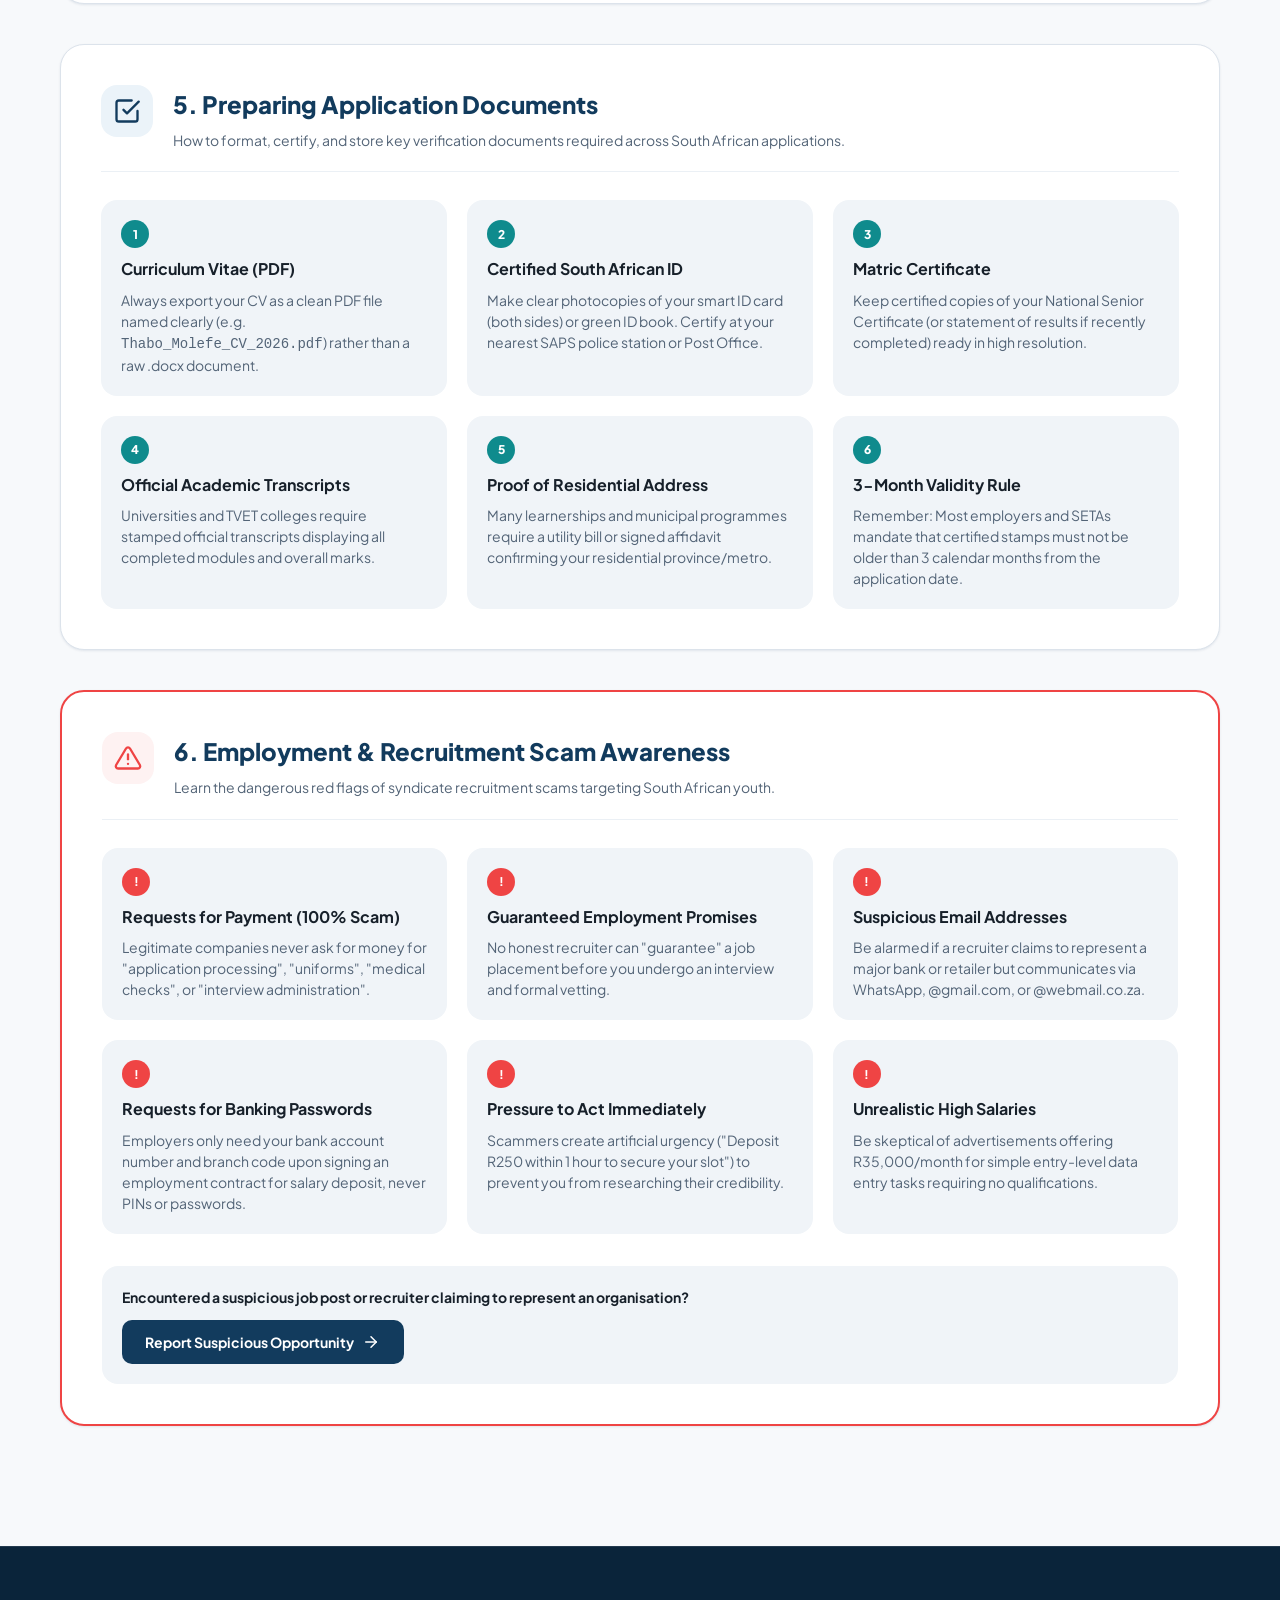
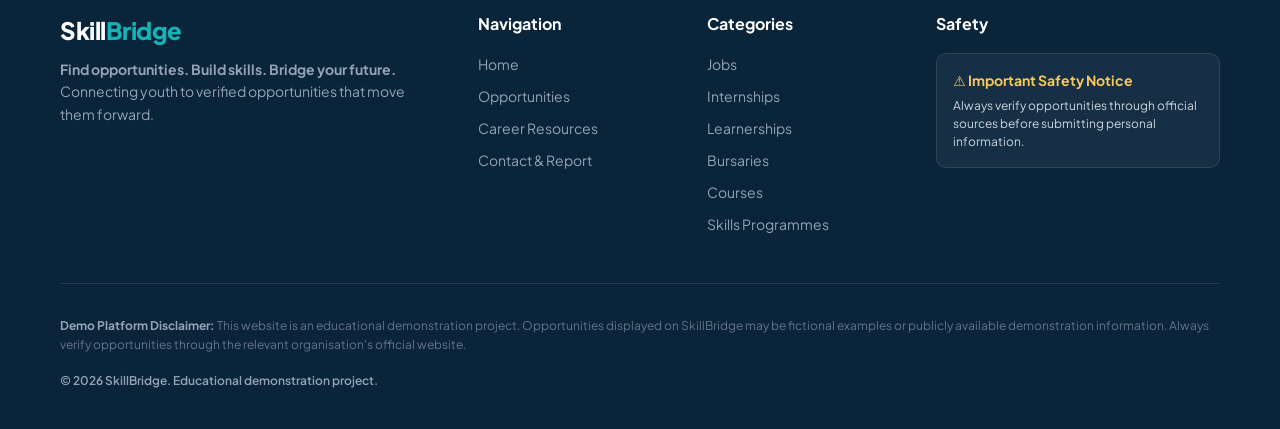
<file: resources.html>
<!DOCTYPE html>
<html lang="en">
<head>
  <meta charset="UTF-8">
  <meta name="viewport" content="width=device-width, initial-scale=1.0">
  <title>Career Resources | SkillBridge</title>
  <meta name="description" content="Guides and practical toolkits for youth: CV writing, interview preparation, STAR technique, cover letters, document certification, and scam awareness.">
  <link rel="icon" type="image/svg+xml" href="images/favicon.svg">
  <!-- Fonts -->
  <link rel="preconnect" href="https://fonts.googleapis.com">
  <link rel="preconnect" href="https://fonts.gstatic.com" crossorigin>
  <link href="https://fonts.googleapis.com/css2?family=Plus+Jakarta+Sans:wght@400;500;600;700;800&display=swap" rel="stylesheet">
  <!-- Stylesheet -->
  <link rel="stylesheet" href="css/style.css">
</head>
<body>
  <!-- Accessible Skip Navigation Link -->
  <a href="#main-content" class="skip-link">Skip to main content</a>

  <!-- Header & Navigation -->
  <header class="site-header">
    <div class="container nav-container">
      <a href="index.html" class="brand-link" aria-label="SkillBridge Home">
        <img src="images/logo.svg" alt="SkillBridge Logo" class="brand-logo-img">
      </a>

      <!-- Desktop Navigation -->
      <nav class="nav-desktop" aria-label="Primary Desktop Navigation">
        <a href="index.html" class="nav-link">Home</a>
        <a href="opportunities.html" class="nav-link">Opportunities</a>
        <a href="resources.html" class="nav-link active" aria-current="page">Career Resources</a>
        <a href="contact.html" class="nav-link">Contact &amp; Report</a>
      </nav>

      <!-- Navigation Actions -->
      <div class="nav-actions">
        <a href="opportunities.html" class="btn btn-primary btn-sm" id="nav-desktop-cta">
          Explore Opportunities
        </a>

        <!-- Mobile Menu Button -->
        <button class="mobile-menu-btn" aria-label="Open navigation menu" aria-expanded="false" aria-controls="mobile-navigation-drawer">
          <svg width="24" height="24" viewBox="0 0 24 24" fill="none" stroke="currentColor" stroke-width="2" stroke-linecap="round" stroke-linejoin="round">
            <line x1="3" y1="12" x2="21" y2="12"></line>
            <line x1="3" y1="6" x2="21" y2="6"></line>
            <line x1="3" y1="18" x2="21" y2="18"></line>
          </svg>
        </button>
      </div>
    </div>

    <!-- Mobile Drawer Menu -->
    <div id="mobile-navigation-drawer" class="mobile-drawer" aria-label="Mobile Navigation">
      <nav class="mobile-nav-links">
        <a href="index.html" class="mobile-nav-link">Home</a>
        <a href="opportunities.html" class="mobile-nav-link">Opportunities</a>
        <a href="resources.html" class="mobile-nav-link active" aria-current="page">Career Resources</a>
        <a href="contact.html" class="mobile-nav-link">Contact &amp; Report</a>
      </nav>
      <div class="mobile-drawer-cta">
        <a href="opportunities.html" class="btn btn-secondary btn-block">Explore Opportunities</a>
        <a href="resources.html" class="btn btn-outline btn-block">Career Resources</a>
      </div>
    </div>
  </header>

  <!-- Main Content -->
  <main id="main-content" class="section skillbridge-decorated">
    <svg class="skillbridge-bg" viewBox="0 0 1200 620" preserveAspectRatio="none" aria-hidden="true" focusable="false">
      <g class="skillbridge-network-lines">
        <path d="M370 105 510 175 660 118 795 205 945 128 1085 200"></path>
        <path d="M510 175 555 310 715 365 795 205 930 330 1085 200"></path>
        <path d="M660 118 715 365M945 128 930 330M795 205 1070 405 930 330"></path>
        <path d="M555 310 420 430 715 365 845 475 1070 405"></path>
      </g>
      <path class="skillbridge-path" d="M430 475 C535 390 590 310 700 325 S850 360 930 250 1035 145 1145 185"></path>
      <g class="skillbridge-node skillbridge-node--optional"><circle cx="370" cy="105" r="4"></circle><text x="342" y="88">JOBS</text></g>
      <g class="skillbridge-node"><circle cx="510" cy="175" r="4"></circle><text x="466" y="158">INTERNSHIPS</text></g>
      <g class="skillbridge-node"><circle cx="660" cy="118" r="4"></circle><text x="637" y="98">COURSES</text></g>
      <g class="skillbridge-node skillbridge-node--optional"><circle cx="795" cy="205" r="4"></circle><text x="767" y="188">LEARNERSHIPS</text></g>
      <g class="skillbridge-node"><circle cx="945" cy="128" r="4"></circle><text x="918" y="108">BURSARIES</text></g>
      <g class="skillbridge-node skillbridge-node--optional"><circle cx="1085" cy="200" r="4"></circle><text x="1041" y="180">SKILLS PROGRAMMES</text></g>
      <g class="skillbridge-node"><circle cx="555" cy="310" r="4"></circle><text x="510" y="294">OPPORTUNITY</text></g>
      <g class="skillbridge-node skillbridge-node--optional"><circle cx="930" cy="330" r="4"></circle><text x="905" y="315">GROW</text></g>
      <circle class="skillbridge-particle skillbridge-particle--one" cx="568" cy="365" r="4"></circle>
      <circle class="skillbridge-particle skillbridge-particle--two" cx="1000" cy="199" r="3.5"></circle>
      <g transform="translate(1010 360)">
        <g class="skillbridge-float skillbridge-float--optional">
          <path d="M0 8h36v26H0zM10 8V2h16v6M0 17h36M15 17v5h6v-5"></path>
        </g>
      </g>
      <g transform="translate(735 445)">
        <g class="skillbridge-float skillbridge-float--optional">
          <path d="M2 1h24l9 9v29H2zM26 1v10h9M8 19h20M8 26h16M8 33h18"></path>
        </g>
      </g>
      <g transform="translate(1085 455)">
        <g class="skillbridge-float skillbridge-location">
          <path d="M18 39s14-15 14-25a14 14 0 1 0-28 0c0 10 14 25 14 25Z"></path>
          <circle cx="18" cy="14" r="4"></circle>
          <circle class="skillbridge-map-node" cx="40" cy="31" r="2.5"></circle>
          <path class="skillbridge-map-route" d="M30 24 40 31 49 22"></path>
          <circle class="skillbridge-map-node" cx="49" cy="22" r="2.5"></circle>
        </g>
      </g>
      <text class="skillbridge-word-fragment" x="760" y="520">DISCOVER · LEARN · APPLY · GROW</text>
    </svg>
    <div class="container">
      <!-- Page Header -->
      <div class="section-header">
        <span class="section-badge">Empowerment Toolkit</span>
        <h1 class="section-title">Build Skills. Strengthen Your Applications.</h1>
        <p class="section-subtitle">
          Practical, actionable guides to help young South Africans prepare competitive applications, excel in interviews, and avoid employment scams.
        </p>
      </div>

      <!-- Quick Resource Category Filter Tabs -->
      <div class="resources-nav" role="tablist" aria-label="Resource sections navigation">
        <button class="resource-tab-btn active" data-target="all" role="tab" aria-selected="true">All Resources</button>
        <button class="resource-tab-btn" data-target="guide-cv" role="tab" aria-selected="false">CV Writing</button>
        <button class="resource-tab-btn" data-target="guide-interview" role="tab" aria-selected="false">Interview Prep</button>
        <button class="resource-tab-btn" data-target="guide-profiles" role="tab" aria-selected="false">Professional Profiles</button>
        <button class="resource-tab-btn" data-target="guide-cover-letter" role="tab" aria-selected="false">Cover Letters</button>
        <button class="resource-tab-btn" data-target="guide-documents" role="tab" aria-selected="false">Documents Guide</button>
        <button class="resource-tab-btn" data-target="guide-scams" role="tab" aria-selected="false">Scam Awareness</button>
      </div>

      <!-- Guide 1: CV Writing -->
      <article id="guide-cv" class="resource-guide-card" aria-labelledby="heading-cv">
        <div class="resource-guide-header">
          <div class="resource-guide-icon">
            <svg width="28" height="28" viewBox="0 0 24 24" fill="none" stroke="currentColor" stroke-width="2" stroke-linecap="round" stroke-linejoin="round">
              <path d="M14 2H6a2 2 0 0 0-2 2v16a2 2 0 0 0 2 2h12a2 2 0 0 0 2-2V8z"></path>
              <polyline points="14 2 14 8 20 8"></polyline>
              <line x1="16" y1="13" x2="8" y2="13"></line>
              <line x1="16" y1="17" x2="8" y2="17"></line>
            </svg>
          </div>
          <div>
            <h2 id="heading-cv" class="resource-guide-title">1. Professional CV Writing</h2>
            <p class="resource-guide-subtitle">A concise, cleanly formatted Curriculum Vitae helps hiring managers quickly understand your strengths.</p>
          </div>
        </div>

        <div class="guide-step-grid">
          <div class="guide-step-item">
            <div class="guide-step-number">1</div>
            <h3 class="guide-step-heading">Contact Details</h3>
            <p class="guide-step-desc">Include your full name, reliable phone number, professional email address, location (City &amp; Province), and link to LinkedIn or portfolio.</p>
          </div>

          <div class="guide-step-item">
            <div class="guide-step-number">2</div>
            <h3 class="guide-step-heading">Personal Profile</h3>
            <p class="guide-step-desc">Write a 3 to 4 sentence introductory summary describing your qualifications, primary interests, key strengths, and career aspirations.</p>
          </div>

          <div class="guide-step-item">
            <div class="guide-step-number">3</div>
            <h3 class="guide-step-heading">Education</h3>
            <p class="guide-step-desc">List your highest qualifications first (tertiary degrees, TVET certificates, or Matric). Highlight notable achievements, subjects, and dates.</p>
          </div>

          <div class="guide-step-item">
            <div class="guide-step-number">4</div>
            <h3 class="guide-step-heading">Skills</h3>
            <p class="guide-step-desc">Split into technical skills (software, tools, languages) and soft skills (teamwork, communication, problem-solving, adaptability).</p>
          </div>

          <div class="guide-step-item">
            <div class="guide-step-number">5</div>
            <h3 class="guide-step-heading">Experience &amp; Volunteer Work</h3>
            <p class="guide-step-desc">Detail internships, part-time jobs, community service, or student leadership. Describe duties with active verbs and tangible results.</p>
          </div>

          <div class="guide-step-item">
            <div class="guide-step-number">6</div>
            <h3 class="guide-step-heading">Projects &amp; References</h3>
            <p class="guide-step-desc">Showcase academic or personal projects that prove your capabilities. Provide 2 contactable references (teachers, mentors, past supervisors).</p>
          </div>
        </div>
      </article>

      <!-- Guide 2: Interview Preparation & STAR Method -->
      <article id="guide-interview" class="resource-guide-card" aria-labelledby="heading-interview">
        <div class="resource-guide-header">
          <div class="resource-guide-icon">
            <svg width="28" height="28" viewBox="0 0 24 24" fill="none" stroke="currentColor" stroke-width="2" stroke-linecap="round" stroke-linejoin="round">
              <path d="M21 15a2 2 0 0 1-2 2H7l-4 4V5a2 2 0 0 1 2-2h14a2 2 0 0 1 2 2z"></path>
            </svg>
          </div>
          <div>
            <h2 id="heading-interview" class="resource-guide-title">2. Interview Preparation &amp; The STAR Method</h2>
            <p class="resource-guide-subtitle">Thorough preparation reduces anxiety and enables you to present your skills with confidence.</p>
          </div>
        </div>

        <div class="guide-step-grid">
          <div class="guide-step-item">
            <div class="guide-step-number">1</div>
            <h3 class="guide-step-heading">Research the Organisation</h3>
            <p class="guide-step-desc">Understand what the company does, their mission, culture, recent news, and how the specific role contributes to their objectives.</p>
          </div>

          <div class="guide-step-item">
            <div class="guide-step-number">2</div>
            <h3 class="guide-step-heading">Prepare Common Questions</h3>
            <p class="guide-step-desc">Practice answering: "Tell me about yourself", "Why do you want this opportunity?", and "What are your greatest strengths and weaknesses?"</p>
          </div>

          <div class="guide-step-item">
            <div class="guide-step-number">3</div>
            <h3 class="guide-step-heading">Prepare Relevant Examples</h3>
            <p class="guide-step-desc">Think of 3 to 4 specific stories from your studies, team projects, or part-time work demonstrating resilience and initiative.</p>
          </div>

          <div class="guide-step-item">
            <div class="guide-step-number">4</div>
            <h3 class="guide-step-heading">Prepare Questions to Ask</h3>
            <p class="guide-step-desc">Ask the interviewer thoughtful questions: "What does success look like in the first 6 months?", "What mentorship support is provided?"</p>
          </div>

          <div class="guide-step-item">
            <div class="guide-step-number">5</div>
            <h3 class="guide-step-heading">Test Virtual Technology</h3>
            <p class="guide-step-desc">For Teams, Zoom, or Google Meet interviews: check your camera, microphone, internet connection, and test lighting in advance.</p>
          </div>

          <div class="guide-step-item">
            <div class="guide-step-number">6</div>
            <h3 class="guide-step-heading">Punctuality &amp; Presentation</h3>
            <p class="guide-step-desc">Arrive 15 minutes early for in-person interviews (or log in 5 minutes early online). Dress neatly and professionally.</p>
          </div>
        </div>

        <!-- Interactive STAR Method Framework Box -->
        <div class="star-tool-box">
          <h3 style="font-size: var(--text-lg); font-weight: 800; color: var(--primary); margin-bottom: 0.5rem;">
            The STAR Method for Behavioral Questions
          </h3>
          <p style="font-size: var(--text-sm); color: var(--text-muted); margin-bottom: 1.25rem;">
            When asked "Describe a time when...", structure your response using these 4 steps:
          </p>

          <div class="star-grid">
            <div class="star-letter-card">
              <div class="star-letter">S</div>
              <div class="star-name">Situation</div>
              <div class="star-desc">Set the scene. Briefly describe the context, challenge, or project you were working on.</div>
            </div>

            <div class="star-letter-card">
              <div class="star-letter">T</div>
              <div class="star-name">Task</div>
              <div class="star-desc">Explain what your specific responsibility was and what objective needed to be achieved.</div>
            </div>

            <div class="star-letter-card">
              <div class="star-letter">A</div>
              <div class="star-name">Action</div>
              <div class="star-desc">Detail the concrete steps you personally took, the skills applied, and how you overcame obstacles.</div>
            </div>

            <div class="star-letter-card">
              <div class="star-letter">R</div>
              <div class="star-name">Result</div>
              <div class="star-desc">Share the outcome, what was achieved, what you learned, and how it benefited the team.</div>
            </div>
          </div>
        </div>
      </article>

      <!-- Guide 3: Professional Profiles -->
      <article id="guide-profiles" class="resource-guide-card" aria-labelledby="heading-profiles">
        <div class="resource-guide-header">
          <div class="resource-guide-icon">
            <svg width="28" height="28" viewBox="0 0 24 24" fill="none" stroke="currentColor" stroke-width="2" stroke-linecap="round" stroke-linejoin="round">
              <path d="M16 21v-2a4 4 0 0 0-4-4H5a4 4 0 0 0-4 4v2"></path>
              <circle cx="8.5" cy="7" r="4"></circle>
            </svg>
          </div>
          <div>
            <h2 id="heading-profiles" class="resource-guide-title">3. Building Professional Digital Profiles</h2>
            <p class="resource-guide-subtitle">Your online presence is often an employer's first impression before meeting you.</p>
          </div>
        </div>

        <div class="guide-step-grid">
          <div class="guide-step-item">
            <div class="guide-step-number">1</div>
            <h3 class="guide-step-heading">Professional Email Address</h3>
            <p class="guide-step-desc">Create a clean, dedicated email format (e.g. <code>firstname.lastname@gmail.com</code>). Avoid casual nicknames or playful handles.</p>
          </div>

          <div class="guide-step-item">
            <div class="guide-step-number">2</div>
            <h3 class="guide-step-heading">LinkedIn Profile</h3>
            <p class="guide-step-desc">Upload a clear portrait photo, craft a compelling headline indicating what you seek, summarize your skills, and connect with industry mentors.</p>
          </div>

          <div class="guide-step-item">
            <div class="guide-step-number">3</div>
            <h3 class="guide-step-heading">GitHub / Code Repositories</h3>
            <p class="guide-step-desc">For technical and IT applicants, maintain clean repositories with helpful README files, documented code, and live demo links.</p>
          </div>

          <div class="guide-step-item">
            <div class="guide-step-number">4</div>
            <h3 class="guide-step-heading">Online Portfolio</h3>
            <p class="guide-step-desc">Create a clean digital showcase for graphic design, web projects, copywriting, or writing samples that prospective hosts can explore.</p>
          </div>
        </div>
      </article>

      <!-- Guide 4: Cover Letters -->
      <article id="guide-cover-letter" class="resource-guide-card" aria-labelledby="heading-cover">
        <div class="resource-guide-header">
          <div class="resource-guide-icon">
            <svg width="28" height="28" viewBox="0 0 24 24" fill="none" stroke="currentColor" stroke-width="2" stroke-linecap="round" stroke-linejoin="round">
              <path d="M4 4h16c1.1 0 2 .9 2 2v12c0 1.1-.9 2-2 2H4c-1.1 0-2-.9-2-2V6c0-1.1.9-2 2-2z"></path>
              <polyline points="22,6 12,13 2,6"></polyline>
            </svg>
          </div>
          <div>
            <h2 id="heading-cover" class="resource-guide-title">4. Compelling Cover Letters</h2>
            <p class="resource-guide-subtitle">A tailored cover letter explains why you are personally passionate about the specific opportunity.</p>
          </div>
        </div>

        <div class="guide-step-grid">
          <div class="guide-step-item">
            <div class="guide-step-number">1</div>
            <h3 class="guide-step-heading">Introduction</h3>
            <p class="guide-step-desc">State the exact position you are applying for and where you discovered the vacancy.</p>
          </div>

          <div class="guide-step-item">
            <div class="guide-step-number">2</div>
            <h3 class="guide-step-heading">Interest in Opportunity</h3>
            <p class="guide-step-desc">Explain what attracts you specifically to this company or training programme and why their mission resonates with you.</p>
          </div>

          <div class="guide-step-item">
            <div class="guide-step-number">3</div>
            <h3 class="guide-step-heading">Relevant Skills</h3>
            <p class="guide-step-desc">Highlight 2 or 3 qualifications or skills that match the requirements published in the job advertisement.</p>
          </div>

          <div class="guide-step-item">
            <div class="guide-step-number">4</div>
            <h3 class="guide-step-heading">Evidence &amp; Examples</h3>
            <p class="guide-step-desc">Cite a practical achievement or project that proves your dedication, work ethic, and ability to learn quickly.</p>
          </div>

          <div class="guide-step-item">
            <div class="guide-step-number">5</div>
            <h3 class="guide-step-heading">Closing &amp; Call to Action</h3>
            <p class="guide-step-desc">Reiterate your excitement, thank the reader for considering your application, and politely express your eagerness for an interview.</p>
          </div>
        </div>
      </article>

      <!-- Guide 5: Application Documents -->
      <article id="guide-documents" class="resource-guide-card" aria-labelledby="heading-documents">
        <div class="resource-guide-header">
          <div class="resource-guide-icon">
            <svg width="28" height="28" viewBox="0 0 24 24" fill="none" stroke="currentColor" stroke-width="2" stroke-linecap="round" stroke-linejoin="round">
              <polyline points="9 11 12 14 22 4"></polyline>
              <path d="M21 12v7a2 2 0 0 1-2 2H5a2 2 0 0 1-2-2V5a2 2 0 0 1 2-2h11"></path>
            </svg>
          </div>
          <div>
            <h2 id="heading-documents" class="resource-guide-title">5. Preparing Application Documents</h2>
            <p class="resource-guide-subtitle">How to format, certify, and store key verification documents required across South African applications.</p>
          </div>
        </div>

        <div class="guide-step-grid">
          <div class="guide-step-item">
            <div class="guide-step-number">1</div>
            <h3 class="guide-step-heading">Curriculum Vitae (PDF)</h3>
            <p class="guide-step-desc">Always export your CV as a clean PDF file named clearly (e.g. <code>Thabo_Molefe_CV_2026.pdf</code>) rather than a raw .docx document.</p>
          </div>

          <div class="guide-step-item">
            <div class="guide-step-number">2</div>
            <h3 class="guide-step-heading">Certified South African ID</h3>
            <p class="guide-step-desc">Make clear photocopies of your smart ID card (both sides) or green ID book. Certify at your nearest SAPS police station or Post Office.</p>
          </div>

          <div class="guide-step-item">
            <div class="guide-step-number">3</div>
            <h3 class="guide-step-heading">Matric Certificate</h3>
            <p class="guide-step-desc">Keep certified copies of your National Senior Certificate (or statement of results if recently completed) ready in high resolution.</p>
          </div>

          <div class="guide-step-item">
            <div class="guide-step-number">4</div>
            <h3 class="guide-step-heading">Official Academic Transcripts</h3>
            <p class="guide-step-desc">Universities and TVET colleges require stamped official transcripts displaying all completed modules and overall marks.</p>
          </div>

          <div class="guide-step-item">
            <div class="guide-step-number">5</div>
            <h3 class="guide-step-heading">Proof of Residential Address</h3>
            <p class="guide-step-desc">Many learnerships and municipal programmes require a utility bill or signed affidavit confirming your residential province/metro.</p>
          </div>

          <div class="guide-step-item">
            <div class="guide-step-number">6</div>
            <h3 class="guide-step-heading">3-Month Validity Rule</h3>
            <p class="guide-step-desc">Remember: Most employers and SETAs mandate that certified stamps must not be older than 3 calendar months from the application date.</p>
          </div>
        </div>
      </article>

      <!-- Guide 6: Employment Scam Awareness -->
      <article id="guide-scams" class="resource-guide-card" aria-labelledby="heading-scams" style="border: 2px solid var(--danger);">
        <div class="resource-guide-header">
          <div class="resource-guide-icon" style="background-color: var(--danger-subtle); color: var(--danger);">
            <svg width="28" height="28" viewBox="0 0 24 24" fill="none" stroke="currentColor" stroke-width="2" stroke-linecap="round" stroke-linejoin="round">
              <path d="M10.29 3.86L1.82 18a2 2 0 0 0 1.71 3h16.94a2 2 0 0 0 1.71-3L13.71 3.86a2 2 0 0 0-3.42 0z"></path>
              <line x1="12" y1="9" x2="12" y2="13"></line>
              <line x1="12" y1="17" x2="12.01" y2="17"></line>
            </svg>
          </div>
          <div>
            <h2 id="heading-scams" class="resource-guide-title">6. Employment &amp; Recruitment Scam Awareness</h2>
            <p class="resource-guide-subtitle">Learn the dangerous red flags of syndicate recruitment scams targeting South African youth.</p>
          </div>
        </div>

        <div class="guide-step-grid">
          <div class="guide-step-item">
            <div class="guide-step-number" style="background-color: var(--danger);">!</div>
            <h3 class="guide-step-heading">Requests for Payment (100% Scam)</h3>
            <p class="guide-step-desc">Legitimate companies never ask for money for "application processing", "uniforms", "medical checks", or "interview administration".</p>
          </div>

          <div class="guide-step-item">
            <div class="guide-step-number" style="background-color: var(--danger);">!</div>
            <h3 class="guide-step-heading">Guaranteed Employment Promises</h3>
            <p class="guide-step-desc">No honest recruiter can "guarantee" a job placement before you undergo an interview and formal vetting.</p>
          </div>

          <div class="guide-step-item">
            <div class="guide-step-number" style="background-color: var(--danger);">!</div>
            <h3 class="guide-step-heading">Suspicious Email Addresses</h3>
            <p class="guide-step-desc">Be alarmed if a recruiter claims to represent a major bank or retailer but communicates via WhatsApp, @gmail.com, or @webmail.co.za.</p>
          </div>

          <div class="guide-step-item">
            <div class="guide-step-number" style="background-color: var(--danger);">!</div>
            <h3 class="guide-step-heading">Requests for Banking Passwords</h3>
            <p class="guide-step-desc">Employers only need your bank account number and branch code upon signing an employment contract for salary deposit, never PINs or passwords.</p>
          </div>

          <div class="guide-step-item">
            <div class="guide-step-number" style="background-color: var(--danger);">!</div>
            <h3 class="guide-step-heading">Pressure to Act Immediately</h3>
            <p class="guide-step-desc">Scammers create artificial urgency ("Deposit R250 within 1 hour to secure your slot") to prevent you from researching their credibility.</p>
          </div>

          <div class="guide-step-item">
            <div class="guide-step-number" style="background-color: var(--danger);">!</div>
            <h3 class="guide-step-heading">Unrealistic High Salaries</h3>
            <p class="guide-step-desc">Be skeptical of advertisements offering R35,000/month for simple entry-level data entry tasks requiring no qualifications.</p>
          </div>
        </div>

        <div style="margin-top: 2rem; padding: 1.25rem; background-color: var(--surface-alt); border-radius: var(--radius-lg); display: flex; flex-direction: column; gap: 0.75rem;">
          <p style="font-size: var(--text-sm); font-weight: 700; color: var(--text);">
            Encountered a suspicious job post or recruiter claiming to represent an organisation?
          </p>
          <a href="contact.html?type=report" class="btn btn-primary" style="align-self: flex-start;">
            Report Suspicious Opportunity
            <svg width="18" height="18" viewBox="0 0 24 24" fill="none" stroke="currentColor" stroke-width="2" stroke-linecap="round" stroke-linejoin="round">
              <line x1="5" y1="12" x2="19" y2="12"></line>
              <polyline points="12 5 19 12 12 19"></polyline>
            </svg>
          </a>
        </div>
      </article>
    </div>
  </main>

  <!-- Footer -->
  <footer class="site-footer">
    <div class="container">
      <div class="footer-grid">
        <div class="footer-brand">
          <h2>Skill<span>Bridge</span></h2>
          <p class="footer-tagline">
            <strong>Find opportunities. Build skills. Bridge your future.</strong><br>
            Connecting youth to verified opportunities that move them forward.
          </p>
        </div>

        <div>
          <h3 class="footer-col-title">Navigation</h3>
          <div class="footer-links">
            <a href="index.html" class="footer-link">Home</a>
            <a href="opportunities.html" class="footer-link">Opportunities</a>
            <a href="resources.html" class="footer-link">Career Resources</a>
            <a href="contact.html" class="footer-link">Contact &amp; Report</a>
          </div>
        </div>

        <div>
          <h3 class="footer-col-title">Categories</h3>
          <div class="footer-links">
            <a href="opportunities.html?category=Job" class="footer-link">Jobs</a>
            <a href="opportunities.html?category=Internship" class="footer-link">Internships</a>
            <a href="opportunities.html?category=Learnership" class="footer-link">Learnerships</a>
            <a href="opportunities.html?category=Bursary" class="footer-link">Bursaries</a>
            <a href="opportunities.html?category=Course" class="footer-link">Courses</a>
            <a href="opportunities.html?category=Skills%20Programme" class="footer-link">Skills Programmes</a>
          </div>
        </div>

        <div>
          <h3 class="footer-col-title">Safety</h3>
          <div class="footer-safety-box">
            <strong>⚠️ Important Safety Notice</strong>
            Always verify opportunities through official sources before submitting personal information.
          </div>
        </div>
      </div>

      <div class="footer-disclaimer-bar">
        <div>
          <strong class="footer-disclaimer-highlight">Demo Platform Disclaimer:</strong>
          This website is an educational demonstration project. Opportunities displayed on SkillBridge may be fictional examples or publicly available demonstration information. Always verify opportunities through the relevant organisation's official website.
        </div>
        <div class="footer-copyright">
          &copy; 2026 SkillBridge. Educational demonstration project.
        </div>
      </div>
    </div>
  </footer>

  <!-- Scripts -->
  <script src="js/script.js"></script>
</body>
</html>
</file>
<file: css/style.css>
/* ==========================================================================
   SkillBridge - Youth Opportunity & Skills Platform
   Design System & Master Stylesheet (Mobile-First)
   ========================================================================== */

/* --------------------------------------------------------------------------
   1. CSS Variables & Design Tokens
   -------------------------------------------------------------------------- */
:root {
  /* Brand Palette */
  --primary: #123B5D;          /* Deep Navy - Trust & Stability */
  --primary-dark: #0A243A;
  --primary-light: #1E507D;
  --primary-subtle: #EBF3F9;
  
  --secondary: #0F8B8D;        /* Teal - Growth & Technology */
  --secondary-dark: #0A6668;
  --secondary-light: #17B2B5;
  --secondary-subtle: #E6F7F7;
  
  --accent: #F4C95D;           /* Warm Gold / Yellow - Optimism & Energy */
  --accent-dark: #D4A73B;
  --accent-hover: #FCDA84;
  --accent-subtle: #FEF8E8;

  --success: #10B981;
  --success-subtle: #ECFDF5;
  --warning: #F59E0B;
  --warning-subtle: #FFFBEB;
  --danger: #EF4444;
  --danger-subtle: #FEF2F2;

  /* Neutrals (Light Theme) */
  --background: #F7F9FB;
  --surface: #FFFFFF;
  --surface-alt: #F0F4F8;
  --surface-hover: #E8EEF5;
  --border: #DCE3EB;
  --border-light: #EBF0F5;
  --border-focus: #0F8B8D;

  /* Typography Colors */
  --text: #17202A;
  --text-muted: #536477;
  --text-light: #7A8B9E;
  --text-inverse: #FFFFFF;

  /* Shadows */
  --shadow-sm: 0 1px 3px rgba(18, 59, 93, 0.06), 0 1px 2px rgba(18, 59, 93, 0.04);
  --shadow-md: 0 4px 12px rgba(18, 59, 93, 0.08), 0 2px 4px rgba(18, 59, 93, 0.04);
  --shadow-lg: 0 12px 28px rgba(18, 59, 93, 0.12), 0 4px 10px rgba(18, 59, 93, 0.06);
  --shadow-hover: 0 16px 36px rgba(18, 59, 93, 0.14), 0 6px 14px rgba(15, 139, 141, 0.1);

  /* Typography Scale */
  --font-sans: 'Plus Jakarta Sans', system-ui, -apple-system, BlinkMacSystemFont, 'Segoe UI', Roboto, Helvetica, Arial, sans-serif;
  --font-mono: 'JetBrains Mono', Consolas, Monaco, monospace;
  
  --text-xs: 0.75rem;    /* 12px */
  --text-sm: 0.875rem;   /* 14px */
  --text-base: 1rem;     /* 16px */
  --text-lg: 1.125rem;   /* 18px */
  --text-xl: 1.25rem;    /* 20px */
  --text-2xl: 1.5rem;    /* 24px */
  --text-3xl: 1.875rem;  /* 30px */
  --text-4xl: 2.25rem;   /* 36px */
  --text-5xl: 3rem;      /* 48px */

  /* Radii */
  --radius-sm: 6px;
  --radius-md: 10px;
  --radius-lg: 16px;
  --radius-xl: 24px;
  --radius-full: 9999px;

  /* Transitions */
  --transition-fast: 150ms cubic-bezier(0.4, 0, 0.2, 1);
  --transition-normal: 250ms cubic-bezier(0.4, 0, 0.2, 1);
  --transition-slow: 350ms cubic-bezier(0.4, 0, 0.2, 1);

  /* Layout */
  --container-max: 1200px;
  --container-padding: 1.25rem;
  --header-height: 72px;
}

/* Dark Mode Tokens */
[data-theme="dark"] {
  --primary: #4B90CD;
  --primary-dark: #316EAA;
  --primary-light: #70AEE8;
  --primary-subtle: #14283D;
  
  --secondary: #2DD4BF;
  --secondary-dark: #14B8A6;
  --secondary-light: #5EEAD4;
  --secondary-subtle: #113437;
  
  --accent: #F4C95D;
  --accent-dark: #E0B442;
  --accent-hover: #FDE68A;
  --accent-subtle: #3A3215;

  --background: #0D1520;
  --surface: #142030;
  --surface-alt: #1C2D44;
  --surface-hover: #233752;
  --border: #2B3F5B;
  --border-light: #203147;
  --border-focus: #2DD4BF;

  --text: #F1F5F9;
  --text-muted: #94A3B8;
  --text-light: #64748B;
  --text-inverse: #0D1520;

  --shadow-sm: 0 1px 3px rgba(0, 0, 0, 0.4);
  --shadow-md: 0 4px 14px rgba(0, 0, 0, 0.5);
  --shadow-lg: 0 12px 28px rgba(0, 0, 0, 0.6);
  --shadow-hover: 0 16px 36px rgba(0, 0, 0, 0.7);
}

/* --------------------------------------------------------------------------
   2. Reset & Base Elements
   -------------------------------------------------------------------------- */
*, *::before, *::after {
  box-sizing: border-box;
  margin: 0;
  padding: 0;
}

html {
  font-family: var(--font-sans);
  font-size: 16px;
  line-height: 1.6;
  color: var(--text);
  background-color: var(--background);
  scroll-behavior: smooth;
  -webkit-text-size-adjust: 100%;
}

body {
  min-height: 100vh;
  display: flex;
  flex-direction: column;
  overflow-x: hidden;
  background: linear-gradient(135deg, rgba(10, 102, 104, 0.12) 0%, var(--background) 48%, rgba(18, 59, 93, 0.1) 100%) fixed;
  color: var(--text);
  transition: background-color var(--transition-normal), color var(--transition-normal);
}

img, svg {
  display: block;
  max-width: 100%;
  height: auto;
}

a {
  color: var(--secondary);
  text-decoration: none;
  transition: color var(--transition-fast), border-color var(--transition-fast);
}

a:hover {
  color: var(--secondary-dark);
}

button, input, select, textarea {
  font: inherit;
  color: inherit;
}

button {
  cursor: pointer;
  background: none;
  border: none;
}

ul, ol {
  list-style: none;
}

/* --------------------------------------------------------------------------
   3. Accessibility & Focus States
   -------------------------------------------------------------------------- */
.skip-link {
  position: absolute;
  top: -100px;
  left: 1rem;
  background: var(--primary);
  color: #FFFFFF;
  padding: 0.75rem 1.25rem;
  border-radius: var(--radius-md);
  font-weight: 700;
  z-index: 10000;
  text-decoration: none;
  box-shadow: var(--shadow-lg);
  transition: top var(--transition-fast);
}

.skip-link:focus {
  top: 1rem;
  outline: 3px solid var(--accent);
  outline-offset: 2px;
}

:focus-visible {
  outline: 3px solid var(--border-focus);
  outline-offset: 2px;
}

.sr-only {
  position: absolute;
  width: 1px;
  height: 1px;
  padding: 0;
  margin: -1px;
  overflow: hidden;
  clip: rect(0, 0, 0, 0);
  white-space: nowrap;
  border: 0;
}

/* --------------------------------------------------------------------------
   4. Layout Helpers & Containers
   -------------------------------------------------------------------------- */
.container {
  width: 100%;
  max-width: var(--container-max);
  margin-left: auto;
  margin-right: auto;
  padding-left: var(--container-padding);
  padding-right: var(--container-padding);
}

.section {
  padding-top: 3.5rem;
  padding-bottom: 3.5rem;
}

@media (min-width: 768px) {
  .section {
    padding-top: 5rem;
    padding-bottom: 5rem;
  }
}

.section-header {
  text-align: center;
  max-width: 680px;
  margin: 0 auto 2.5rem;
}

.section-header.text-left {
  text-align: left;
  margin-left: 0;
}

.section-badge {
  display: inline-flex;
  align-items: center;
  gap: 0.4rem;
  padding: 0.3rem 0.85rem;
  background-color: var(--primary-subtle);
  color: var(--primary);
  border-radius: var(--radius-full);
  font-size: var(--text-xs);
  font-weight: 700;
  text-transform: uppercase;
  letter-spacing: 0.08em;
  margin-bottom: 0.75rem;
}

[data-theme="dark"] .section-badge {
  background-color: var(--primary-subtle);
  color: var(--secondary);
}

.section-title {
  font-size: var(--text-2xl);
  font-weight: 800;
  color: var(--primary);
  line-height: 1.25;
  margin-bottom: 0.75rem;
  letter-spacing: -0.02em;
}

[data-theme="dark"] .section-title {
  color: var(--text);
}

@media (min-width: 768px) {
  .section-title {
    font-size: var(--text-3xl);
  }
}

.section-subtitle {
  font-size: var(--text-base);
  color: var(--text-muted);
  line-height: 1.6;
}

.homepage-shell {
  background: transparent;
}

.hero-showcase {
  width: 100vw;
  max-width: 100vw;
  margin-left: calc(50% - 50vw);
  margin-right: calc(50% - 50vw);
  padding-top: 3.5rem;
  padding-bottom: 2.5rem;
  background: linear-gradient(135deg, rgba(18, 59, 93, 0.06), rgba(15, 139, 141, 0.08));
  border: 1px solid rgba(255, 255, 255, 0.4);
  border-radius: 28px 28px 0 0;
  backdrop-filter: blur(10px);
  -webkit-backdrop-filter: blur(10px);
  box-shadow: inset 0 1px 0 rgba(255, 255, 255, 0.5);
}

.hero-showcase-inner {
  width: min(100%, var(--container-max));
  margin: 0 auto;
  display: grid;
  grid-template-columns: 1fr;
  gap: 2.5rem;
  align-items: center;
}

@media (min-width: 1024px) {
  .hero-showcase-inner {
    grid-template-columns: 1.15fr 0.85fr;
    gap: 2rem;
  }
}

.hero-copy {
  max-width: 760px;
}

.hero-badge-custom {
  margin-bottom: 1.25rem;
  background: rgba(255, 255, 255, 0.55);
  border: 1px solid var(--border);
  color: var(--primary);
}

.hero-title {
  font-size: clamp(3.2rem, 6vw, 6rem);
  line-height: 0.94;
  letter-spacing: -0.06em;
  color: var(--primary);
  margin: 0 0 1.25rem;
  max-width: 680px;
}

.hero-title .highlight {
  color: var(--secondary);
}

.hero-tagline {
  max-width: 700px;
  font-size: clamp(1.4rem, 2vw, 2rem);
  line-height: 1.35;
  letter-spacing: -0.02em;
  color: var(--text-muted);
  margin: 0 0 2rem;
}

.hero-actions {
  display: flex;
  flex-wrap: wrap;
  gap: 1rem;
  margin-bottom: 2rem;
}

.hero-primary-btn,
.hero-secondary-btn,
.hero-search-submit {
  border-radius: 18px;
  padding-top: 1rem;
  padding-bottom: 1rem;
  font-size: 1.08rem;
}

.hero-primary-btn {
  min-width: 270px;
}

.hero-secondary-btn {
  min-width: 244px;
  border-width: 1.5px;
}

.hero-search-box {
  width: min(100%, 760px);
  background: rgba(255, 255, 255, 0.42);
  border: 1px solid rgba(255, 255, 255, 0.5);
  border-radius: 22px;
  box-shadow: 0 16px 34px rgba(22, 51, 78, 0.08);
  padding: 0.9rem;
  backdrop-filter: blur(12px);
  -webkit-backdrop-filter: blur(12px);
}

.hero-search-form {
  display: grid;
  grid-template-columns: 1.6fr 0.9fr auto;
  gap: 0.8rem;
  align-items: center;
}

.search-input-wrapper {
  position: relative;
  display: block;
}

.search-icon {
  position: absolute;
  left: 1rem;
  top: 50%;
  transform: translateY(-50%);
  color: var(--text-light);
}

.hero-search-input,
.hero-search-select {
  width: 100%;
  border: 1px solid transparent;
  border-radius: 12px;
  background: rgba(240, 245, 248, 0.9);
  color: var(--primary);
  font-size: 1rem;
  font-family: inherit;
  padding: 0.95rem 1rem 0.95rem 2.8rem;
  appearance: none;
}

.hero-search-select {
  background: rgba(240, 245, 248, 0.9);
  padding-left: 1rem;
}

.hero-search-input:focus,
.hero-search-select:focus {
  outline: none;
  border-color: var(--secondary);
  box-shadow: 0 0 0 3px rgba(45, 212, 191, 0.15);
}

.hero-search-submit {
  min-width: 130px;
  padding-left: 1.2rem;
  padding-right: 1.2rem;
}

.hero-visual-panel {
  display: flex;
  align-items: center;
  justify-content: center;
  min-height: 420px;
}

.hero-visual-svg {
  width: min(100%, 620px);
  height: auto;
  display: block;
  filter: drop-shadow(0 18px 28px rgba(22, 51, 78, 0.08));
}

.browse-section {
  padding-top: 2.5rem;
  padding-bottom: 1.5rem;
}

.browse-header {
  margin-bottom: 1.75rem;
}

.browse-header h1 {
  font-size: clamp(2.2rem, 4vw, 3.3rem);
  line-height: 1.08;
  letter-spacing: -0.04em;
  color: var(--primary);
  max-width: 700px;
  margin: 0;
}

.browse-badge {
  margin-bottom: 0.8rem;
}

.browse-grid {
  display: grid;
  grid-template-columns: repeat(1, minmax(0, 1fr));
  gap: 1rem;
}

@media (min-width: 620px) {
  .browse-grid {
    grid-template-columns: repeat(2, minmax(0, 1fr));
  }
}

@media (min-width: 980px) {
  .browse-grid {
    grid-template-columns: repeat(3, minmax(0, 1fr));
  }
}

.mini-category-card {
  display: flex;
  align-items: center;
  gap: 0.8rem;
  min-height: 64px;
  padding: 1rem 1rem 1rem 0.9rem;
  border-radius: 18px;
  background: rgba(255, 255, 255, 0.5);
  border: 1px solid var(--border);
  box-shadow: var(--shadow-sm);
  color: var(--primary);
  transition: transform var(--transition-fast), box-shadow var(--transition-fast), border-color var(--transition-fast);
}

.mini-category-card:hover {
  transform: translateY(-2px);
  border-color: var(--secondary);
  box-shadow: var(--shadow-md);
}

.mini-card-icon {
  width: 2.15rem;
  height: 2.15rem;
  display: inline-flex;
  align-items: center;
  justify-content: center;
  border-radius: 12px;
  background: var(--secondary-subtle);
  color: var(--primary);
  flex-shrink: 0;
}

.mini-card-text {
  flex: 1;
  font-size: 1.02rem;
  font-weight: 700;
  color: var(--primary);
}

.mini-card-arrow {
  font-size: 1.35rem;
  color: var(--primary);
  line-height: 1;
}

.section-surface {
  background: rgba(240, 244, 248, 0.7);
}

.feature-header {
  margin-bottom: 2rem;
}

.featured-grid {
  display: grid;
  grid-template-columns: repeat(1, minmax(0, 1fr));
  gap: 1rem;
}

@media (min-width: 700px) {
  .featured-grid {
    grid-template-columns: repeat(3, minmax(0, 1fr));
  }
}

.featured-card {
  background: rgba(255, 255, 255, 0.8);
  border: 1px solid var(--border);
  border-radius: 18px;
  padding: 1rem 1.1rem 0.9rem;
  min-height: 270px;
  display: flex;
  flex-direction: column;
  justify-content: space-between;
  box-shadow: var(--shadow-sm);
}

.featured-card-top {
  display: flex;
  align-items: center;
  justify-content: space-between;
  gap: 0.75rem;
  margin-bottom: 0.75rem;
}

.featured-type {
  display: inline-flex;
  align-items: center;
  justify-content: center;
  background: rgba(15, 139, 141, 0.14);
  color: var(--primary);
  border: 1px solid rgba(15, 139, 141, 0.2);
  border-radius: 999px;
  padding: 0.58rem 0.9rem;
  font-size: 0.7rem;
  font-weight: 800;
  letter-spacing: 0.04em;
  text-transform: uppercase;
}

.featured-verified {
  display: inline-flex;
  align-items: center;
  gap: 0.4rem;
  background: rgba(16, 185, 129, 0.08);
  color: #0f766e;
  border: 1px solid rgba(16, 185, 129, 0.25);
  border-radius: 999px;
  padding: 0.42rem 0.7rem;
  font-size: 0.68rem;
  font-weight: 800;
  letter-spacing: 0.04em;
  text-transform: uppercase;
}

.featured-card-body {
  display: flex;
  flex-direction: column;
  gap: 0.35rem;
}

.featured-card h3 {
  font-size: clamp(1.4rem, 2vw, 2.05rem);
  line-height: 1.08;
  letter-spacing: -0.04em;
  color: var(--primary);
  margin: 0;
}

.featured-card h3 a {
  color: inherit;
  text-decoration: none;
}

.featured-org {
  font-size: 1.05rem;
  color: var(--primary);
  font-weight: 600;
  margin-top: 0.2rem;
}

.featured-meta-block {
  border-top: 1px solid var(--border-light);
  padding-top: 0.75rem;
}

.featured-meta-row {
  display: flex;
  align-items: center;
  flex-wrap: wrap;
  gap: 0.45rem;
  font-size: 0.9rem;
  color: var(--text-muted);
}

.featured-meta-row svg {
  flex-shrink: 0;
}

.meta-divider {
  color: var(--text-light);
  font-size: 0.85rem;
}

.featured-card-footer {
  display: flex;
  align-items: center;
  justify-content: space-between;
  gap: 0.75rem;
  margin-top: 0.9rem;
}

.featured-closing {
  font-size: 0.92rem;
  color: var(--text-muted);
}

.featured-link {
  color: var(--secondary);
  font-weight: 700;
  text-decoration: none;
  font-size: 0.92rem;
}

.featured-card .meta {
  font-size: 0.75rem;
  color: var(--text-muted);
  line-height: 1.5;
}

.featured-card .meta strong {
  font-weight: 700;
  color: var(--text);
}

.placeholder-card,
.placeholder-row {
  display: flex;
  align-items: center;
  justify-content: center;
  color: var(--text-muted);
  background: rgba(255, 255, 255, 0.6);
  border: 1px dashed var(--border);
  border-radius: 18px;
  min-height: 120px;
}

.centered-action {
  text-align: center;
  margin-top: 2rem;
}

.deadline-section {
  background: transparent;
}

.deadlines-layout {
  display: grid;
  gap: 1.5rem;
  align-items: center;
}

@media (min-width: 900px) {
  .deadlines-layout {
    grid-template-columns: 0.9fr 1.1fr;
  }
}

.deadline-copy {
  margin-bottom: 0.5rem;
}

.deadline-copy h2 {
  font-size: clamp(2rem, 3vw, 3rem);
  line-height: 1.04;
  letter-spacing: -0.04em;
  color: var(--primary);
  margin: 0 0 0.7rem;
}

.deadline-copy p {
  color: var(--text-muted);
  font-size: 1rem;
  margin-bottom: 1rem;
}

.deadline-link {
  color: var(--secondary);
  font-weight: 700;
}

.deadline-list {
  background: rgba(255, 255, 255, 0.7);
  border: 1px solid var(--border);
  border-radius: 18px;
  overflow: hidden;
}

.deadline-item {
  display: grid;
  grid-template-columns: 82px 1fr 26px;
  gap: 0.8rem;
  align-items: center;
  padding: 0.95rem 1rem;
  border-bottom: 1px solid var(--border-light);
}

.deadline-item:last-child {
  border-bottom: none;
}

.deadline-item .date-pill {
  display: inline-flex;
  align-items: center;
  justify-content: center;
  border-radius: 999px;
  padding: 0.35rem 0.5rem;
  background: var(--primary-subtle);
  color: var(--primary);
  font-size: 0.7rem;
  font-weight: 800;
  text-transform: uppercase;
}

.deadline-item .deadline-title {
  font-size: 0.98rem;
  color: var(--primary);
  font-weight: 700;
}

.deadline-item .deadline-sub {
  display: block;
  font-size: 0.72rem;
  color: var(--text-muted);
  margin-top: 0.1rem;
}

.deadline-item .deadline-arrow {
  color: var(--primary);
  font-size: 1.4rem;
  text-align: right;
}

.skills-grid {
  display: grid;
  grid-template-columns: repeat(1, minmax(0, 1fr));
  gap: 1rem;
}

@media (min-width: 700px) {
  .skills-grid {
    grid-template-columns: repeat(3, minmax(0, 1fr));
  }
}

.skill-card {
  background: rgba(255, 255, 255, 0.72);
  border: 1px solid var(--border);
  border-radius: 18px;
  padding: 1.35rem 1rem 1.2rem;
  min-height: 190px;
  box-shadow: var(--shadow-sm);
}

.skill-icon {
  width: 52px;
  height: 52px;
  border-radius: 14px;
  display: inline-flex;
  align-items: center;
  justify-content: center;
  background: var(--secondary-subtle);
  color: var(--primary);
  margin-bottom: 1rem;
}

.skill-label {
  font-size: 0.7rem;
  font-weight: 800;
  letter-spacing: 0.08em;
  text-transform: uppercase;
  color: var(--text-muted);
  margin-bottom: 0.7rem;
}

.skill-card h3 {
  font-size: 1.2rem;
  line-height: 1.3;
  color: var(--primary);
  margin-bottom: 0.8rem;
}

.skill-card p {
  font-size: 0.8rem;
  color: var(--text-muted);
}

.trust-banner {
  padding: 0 0 2.3rem;
}

.trust-layout {
  display: grid;
  grid-template-columns: 1fr;
  gap: 1.5rem;
  align-items: center;
  background: linear-gradient(135deg, rgba(30, 70, 184, 0.05), rgba(103, 186, 244, 0.1));
  border-radius: 30px;
  border: 1px solid var(--border);
  overflow: hidden;
}

@media (min-width: 820px) {
  .trust-layout {
    grid-template-columns: 1fr 1.1fr;
  }
}

.trust-photo {
  min-height: 300px;
  background-image: linear-gradient(135deg, rgba(18,59,93,0.18), rgba(15,139,141,0.12)), url('https://images.unsplash.com/photo-1522202176988-66273c2fd55f?auto=format&fit=crop&w=900&q=80');
  background-size: cover;
  background-position: center;
}

.trust-copy {
  padding: 2rem 1.4rem;
}

.trust-copy h2 {
  font-size: clamp(2rem, 2.8vw, 2.8rem);
  line-height: 1.1;
  letter-spacing: -0.04em;
  color: var(--primary);
  margin-bottom: 0.9rem;
}

.trust-copy p {
  color: var(--text-muted);
  line-height: 1.7;
  margin-bottom: 1rem;
}

.trust-points {
  display: flex;
  flex-wrap: nowrap;
  align-items: center;
  gap: 1.2rem;
  margin: 0 0 1rem;
  color: var(--primary);
  font-weight: 700;
  white-space: nowrap;
  overflow: hidden;
}

.trust-points li {
  list-style: none;
  white-space: nowrap;
}

.trust-link {
  font-weight: 700;
  color: var(--secondary);
}

.trust-badge {
  background: rgba(15, 139, 141, 0.08);
  color: var(--secondary-dark);
}

.cta-banner {
  padding: 0 0 3rem;
}

.cta-banner-inner {
  background: linear-gradient(135deg, var(--secondary), var(--secondary-dark));
  border-radius: 0;
  padding: 2rem 1.2rem;
  display: grid;
  gap: 1rem;
  align-items: center;
  color: #fff;
  border-radius: 30px;
}

@media (min-width: 820px) {
  .cta-banner-inner {
    grid-template-columns: 1.15fr 0.85fr;
    padding: 2.2rem 2rem;
  }
}

.cta-banner-copy h2 {
  font-size: clamp(2rem, 3vw, 3rem);
  line-height: 1.05;
  letter-spacing: -0.04em;
  margin-bottom: 0.6rem;
  color: #fff;
}

.cta-banner-copy p {
  color: rgba(255,255,255,0.88);
  line-height: 1.6;
  max-width: 600px;
}

.cta-banner-actions {
  display: flex;
  flex-wrap: wrap;
  gap: 0.75rem;
  justify-content: flex-start;
}

.btn-light {
  background: #fff;
  color: var(--primary);
  border: 1px solid rgba(255,255,255,0.9);
  box-shadow: 0 8px 18px rgba(10, 102, 104, 0.2);
}

.btn-light:hover {
  background: var(--primary-subtle);
  color: var(--primary);
}

.btn-outline-light {
  background: rgba(255,255,255,0.06);
  color: #fff;
  border: 1px solid rgba(255,255,255,0.8);
}

.btn-outline-light:hover {
  background: rgba(255,255,255,0.14);
  color: #fff;
}

.cta-badge {
  background: rgba(255,255,255,0.12);
  color: #fff;
  border: 1px solid rgba(255,255,255,0.2);
}

/* --------------------------------------------------------------------------
   5. Buttons & Badges
   -------------------------------------------------------------------------- */
.btn {
  display: inline-flex;
  align-items: center;
  justify-content: center;
  gap: 0.5rem;
  padding: 0.75rem 1.4rem;
  font-size: var(--text-sm);
  font-weight: 700;
  border-radius: var(--radius-md);
  text-align: center;
  transition: all var(--transition-fast);
  white-space: nowrap;
  line-height: 1.2;
}

.btn-primary {
  background-color: var(--primary);
  color: #FFFFFF;
  border: 1px solid transparent;
}

.btn-primary:hover {
  background-color: var(--primary-light);
  color: #FFFFFF;
  transform: translateY(-2px);
  box-shadow: var(--shadow-md);
}

.btn-secondary {
  background-color: var(--secondary);
  color: #FFFFFF;
  border: 1px solid transparent;
}

.btn-secondary:hover {
  background-color: var(--secondary-dark);
  color: #FFFFFF;
  transform: translateY(-2px);
  box-shadow: var(--shadow-md);
}

.btn-accent {
  background-color: var(--accent);
  color: #17202A;
  border: 1px solid transparent;
  font-weight: 800;
}

.btn-accent:hover {
  background-color: var(--accent-hover);
  color: #17202A;
  transform: translateY(-2px);
  box-shadow: var(--shadow-md);
}

.btn-outline {
  background-color: transparent;
  color: var(--primary);
  border: 2px solid var(--primary);
}

[data-theme="dark"] .btn-outline {
  color: var(--text);
  border-color: var(--border);
}

.btn-outline:hover {
  background-color: var(--primary-subtle);
  color: var(--primary);
  transform: translateY(-2px);
}

.btn-ghost {
  background-color: transparent;
  color: var(--text-muted);
}

.btn-ghost:hover {
  background-color: var(--surface-alt);
  color: var(--text);
}

.btn-sm {
  padding: 0.5rem 0.9rem;
  font-size: var(--text-xs);
}

.btn-md {
  padding: 0.7rem 1.25rem;
  font-size: var(--text-sm);
}

.btn-lg {
  padding: 0.9rem 1.8rem;
  font-size: var(--text-base);
}

.btn-block {
  width: 100%;
}

@media (max-width: 767px) {
  .section {
    padding-top: 2.75rem;
    padding-bottom: 2.75rem;
  }

  .section-header {
    margin-bottom: 2rem;
  }

  .hero-search-form {
    flex-direction: column;
  }

  .hero-search-box {
    width: 100%;
  }

  .card-meta-list {
    gap: 0.5rem 0.75rem;
  }

  .category-card,
  .opportunity-card,
  .deadline-card,
  .feature-card,
  .resource-guide-card,
  .details-card,
  .safety-card {
    padding-left: 1.1rem;
    padding-right: 1.1rem;
  }
}

/* Badges */
.badge {
  display: inline-flex;
  align-items: center;
  gap: 0.35rem;
  padding: 0.25rem 0.65rem;
  border-radius: var(--radius-full);
  font-size: var(--text-xs);
  font-weight: 700;
  line-height: 1;
}

.badge-sample {
  background-color: #E2E8F0;
  color: #1E293B;
  border: 1px solid #CBD5E1;
}

[data-theme="dark"] .badge-sample {
  background-color: #1E293B;
  color: #CBD5E1;
  border-color: #334155;
}

.badge-closing-soon {
  background-color: #FEF3C7;
  color: #92400E;
  border: 1px solid #FDE68A;
}

[data-theme="dark"] .badge-closing-soon {
  background-color: #3D2906;
  color: #FCD34D;
  border-color: #78350F;
}

.badge-expired {
  background-color: #F1F5F9;
  color: #64748B;
  border: 1px solid #E2E8F0;
}

[data-theme="dark"] .badge-expired {
  background-color: #1E293B;
  color: #94A3B8;
  border-color: #334155;
}

.badge-category {
  background-color: var(--secondary-subtle);
  color: var(--secondary);
  border: 1px solid rgba(15, 139, 141, 0.2);
}

.badge-location {
  background-color: var(--surface-alt);
  color: var(--text-muted);
}

/* --------------------------------------------------------------------------
   6. Navigation & Header
   -------------------------------------------------------------------------- */
.site-header {
  position: sticky;
  top: 0;
  z-index: 1000;
  background-color: rgba(255, 255, 255, 0.95);
  backdrop-filter: blur(10px);
  -webkit-backdrop-filter: blur(10px);
  border-bottom: 1px solid var(--border);
  height: var(--header-height);
  transition: background-color var(--transition-normal), border-color var(--transition-normal);
}

[data-theme="dark"] .site-header {
  background-color: rgba(20, 32, 48, 0.95);
}

.nav-container {
  display: flex;
  align-items: center;
  justify-content: space-between;
  height: 100%;
  position: relative;
}

.brand-link {
  display: flex;
  align-items: center;
  gap: 0.6rem;
  font-weight: 800;
  font-size: var(--text-xl);
  color: var(--primary);
  text-decoration: none;
}

.brand-logo-img {
  height: 42px;
  width: auto;
}

.nav-desktop {
  display: none;
  align-items: center;
  gap: 1.75rem;
}

@media (min-width: 992px) {
  .nav-desktop {
    display: flex;
  }
}

.nav-link {
  font-size: var(--text-sm);
  font-weight: 600;
  color: var(--text);
  padding: 0.4rem 0.2rem;
  position: relative;
  transition: color var(--transition-fast);
}

.nav-link:hover,
.nav-link.active {
  color: var(--secondary);
}

.nav-link.active::after {
  content: '';
  position: absolute;
  bottom: -4px;
  left: 0;
  right: 0;
  height: 2px;
  background-color: var(--secondary);
  border-radius: var(--radius-full);
}

.nav-actions {
  display: flex;
  align-items: center;
  gap: 0.75rem;
}

@media (max-width: 991px) {
  #nav-desktop-cta,
  .bookmark-nav-link {
    display: none;
  }
}

@media (max-width: 480px) {
  :root {
    --container-padding: 1rem;
    --header-height: 68px;
  }

  .site-header {
    min-height: var(--header-height);
  }

  .nav-container {
    gap: 0.35rem;
  }

  .nav-actions {
    gap: 0.4rem;
  }

  .brand-logo-img {
    height: 34px;
  }

  .bookmark-nav-link {
    width: 40px;
    height: 40px;
  }

  .hero-actions,
  .sidebar-actions,
  .safety-cta-box,
  .filter-actions {
    flex-direction: column;
    align-items: stretch;
  }

  .hero-actions .btn,
  .sidebar-actions .btn,
  .safety-cta-box .btn,
  .mobile-drawer-cta .btn,
  .filter-actions .btn {
    width: 100%;
  }

  .form-tab-btn {
    padding: 0.72rem 0.9rem;
    font-size: 0.75rem;
  }

  .filter-panel,
  .form-wrapper,
  .resource-guide-card,
  .details-header-card,
  .details-card,
  .apply-card {
    padding-left: 1rem;
    padding-right: 1rem;
  }

  .card-footer {
    flex-direction: column;
    align-items: flex-start;
  }

  .details-meta-grid {
    grid-template-columns: repeat(2, minmax(0, 1fr));
  }
}

.bookmark-nav-link {
  position: relative;
  display: inline-flex;
  align-items: center;
  justify-content: center;
  width: 46px;
  height: 46px;
  border-radius: 50%;
  border: 1px solid var(--border);
  background-color: var(--surface-alt);
  color: var(--text);
  transition: all var(--transition-fast);
}

@media (max-width: 991px) {
  .bookmark-nav-link {
    display: none;
  }
}

.bookmark-nav-link:hover {
  color: var(--secondary);
  border-color: var(--secondary-light);
  background-color: var(--surface-hover);
}

.bookmark-nav-link svg {
  width: 22px;
  height: 22px;
}

.bookmark-nav-label {
  line-height: 1;
}

.bookmark-count-badge {
  position: absolute;
  top: -6px;
  right: -6px;
  display: inline-flex;
  align-items: center;
  justify-content: center;
  min-width: 1.55rem;
  height: 1.55rem;
  padding: 0 0.3rem;
  border-radius: 50%;
  background: #ff2d2d;
  color: #fff;
  font-size: 0.72rem;
  font-weight: 800;
  box-shadow: 0 4px 10px rgba(255, 45, 45, 0.3);
}

.bookmark-count-badge[hidden] {
  display: none;
}

/* Mobile Menu Toggle Button */
.mobile-menu-btn {
  display: inline-flex;
  align-items: center;
  justify-content: center;
  width: 42px;
  height: 42px;
  border-radius: var(--radius-md);
  border: 1px solid var(--border);
  background-color: var(--surface-alt);
  color: var(--text);
}

@media (min-width: 992px) {
  .mobile-menu-btn {
    display: none;
  }
}

/* Mobile Drawer */
.mobile-drawer {
  position: absolute;
  top: 100%;
  left: 0;
  right: 0;
  background-color: var(--surface);
  z-index: 999;
  padding: 1.5rem var(--container-padding);
  display: flex;
  flex-direction: column;
  gap: 1.5rem;
  transform: translateY(-120%);
  opacity: 0;
  pointer-events: none;
  transition: transform var(--transition-normal), opacity var(--transition-normal);
  border-bottom: 1px solid var(--border);
  overflow-y: auto;
  max-height: calc(100vh - var(--header-height));
  box-shadow: var(--shadow-lg);
}

.mobile-drawer.is-open {
  transform: translateY(0);
  opacity: 1;
  pointer-events: auto;
}

.mobile-nav-links {
  display: flex;
  flex-direction: column;
  gap: 0.5rem;
}

.mobile-nav-link {
  display: flex;
  align-items: center;
  padding: 0.9rem 1rem;
  font-size: var(--text-lg);
  font-weight: 700;
  color: var(--text);
  border-radius: var(--radius-md);
  transition: background-color var(--transition-fast), color var(--transition-fast);
}

.mobile-nav-link:hover,
.mobile-nav-link.active {
  background-color: var(--surface-alt);
  color: var(--secondary);
}

.mobile-drawer-cta {
  margin-top: auto;
  display: flex;
  flex-direction: column;
  gap: 0.75rem;
  padding-bottom: 2rem;
}

/* --------------------------------------------------------------------------
   7. Hero Section
   -------------------------------------------------------------------------- */
.hero {
  position: relative;
  padding-top: 2.5rem;
  padding-bottom: 3.5rem;
  background:
    radial-gradient(circle at top left, rgba(15, 139, 141, 0.16), transparent 38%),
    linear-gradient(180deg, rgba(255, 255, 255, 0.2) 0%, rgba(235, 243, 249, 0.92) 100%);
  border-bottom: 1px solid var(--border-light);
  overflow: hidden;
}

@media (min-width: 992px) {
  .hero {
    padding-top: 4.5rem;
    padding-bottom: 5.5rem;
  }
}

.hero-grid {
  display: grid;
  grid-template-columns: 1fr;
  gap: 2.5rem;
  align-items: center;
}

@media (min-width: 992px) {
  .hero-grid {
    grid-template-columns: 1.15fr 0.85fr;
    gap: 3.5rem;
  }
}

.hero-content {
  text-align: center;
}

@media (min-width: 992px) {
  .hero-content {
    text-align: left;
  }
}

.hero-badge {
  display: inline-flex;
  align-items: center;
  gap: 0.5rem;
  padding: 0.35rem 0.9rem;
  background-color: var(--primary-subtle);
  border: 1px solid rgba(18, 59, 93, 0.1);
  border-radius: var(--radius-full);
  color: var(--primary);
  font-size: var(--text-xs);
  font-weight: 700;
  margin-bottom: 1.25rem;
}

[data-theme="dark"] .hero-badge {
  background-color: var(--primary-subtle);
  border-color: var(--border);
  color: var(--secondary);
}

.hero-title {
  font-size: var(--text-3xl);
  font-weight: 800;
  line-height: 1.15;
  color: var(--primary);
  margin-bottom: 1rem;
  letter-spacing: -0.025em;
}

[data-theme="dark"] .hero-title {
  color: #FFFFFF;
}

@media (min-width: 576px) {
  .hero-title {
    font-size: var(--text-4xl);
  }
}

@media (min-width: 992px) {
  .hero-title {
    font-size: var(--text-5xl);
  }
}

.hero-tagline {
  font-size: var(--text-base);
  color: var(--text-muted);
  line-height: 1.6;
  margin-bottom: 1.75rem;
  max-width: 580px;
  margin-left: auto;
  margin-right: auto;
}

@media (min-width: 992px) {
  .hero-tagline {
    font-size: var(--text-lg);
    margin-left: 0;
    margin-right: 0;
  }
}

.hero-actions {
  display: flex;
  flex-direction: column;
  gap: 0.75rem;
  margin-bottom: 2rem;
  justify-content: center;
}

@media (min-width: 576px) {
  .hero-actions {
    flex-direction: row;
    justify-content: center;
  }
}

@media (min-width: 992px) {
  .hero-actions {
    justify-content: flex-start;
  }
}

/* Hero Search Component */
.hero-search-box {
  background-color: var(--surface);
  border: 1px solid var(--border);
  border-radius: var(--radius-lg);
  padding: 0.6rem;
  box-shadow: var(--shadow-md);
  max-width: 600px;
  margin: 0 auto;
}

@media (min-width: 992px) {
  .hero-search-box {
    margin: 0;
  }
}

.hero-search-form {
  display: flex;
  flex-direction: column;
  gap: 0.6rem;
}

@media (min-width: 640px) {
  .hero-search-form {
    flex-direction: row;
  }
}

.search-input-wrapper {
  position: relative;
  flex: 1;
  display: flex;
  align-items: center;
}

.search-icon {
  position: absolute;
  left: 0.9rem;
  color: var(--text-light);
  pointer-events: none;
}

.hero-search-input {
  width: 100%;
  padding: 0.75rem 0.9rem 0.75rem 2.6rem;
  border: 1px solid transparent;
  border-radius: var(--radius-md);
  background-color: var(--surface-alt);
  color: var(--text);
  font-size: var(--text-sm);
  transition: all var(--transition-fast);
}

.hero-search-input:focus {
  background-color: var(--surface);
  border-color: var(--secondary);
}

.hero-search-select {
  padding: 0.75rem 0.9rem;
  border: 1px solid transparent;
  border-radius: var(--radius-md);
  background-color: var(--surface-alt);
  color: var(--text);
  font-size: var(--text-sm);
  font-weight: 500;
  min-width: 140px;
}

.hero-search-select:focus {
  background-color: var(--surface);
  border-color: var(--secondary);
}

.hero-visual {
  display: flex;
  justify-content: center;
  align-items: center;
}

.hero-visual img {
  width: 100%;
  max-width: 520px;
  filter: drop-shadow(0 14px 24px rgba(18, 59, 93, 0.08));
}

/* --------------------------------------------------------------------------
   8. Opportunity Categories Grid
   -------------------------------------------------------------------------- */
.categories-grid {
  display: grid;
  grid-template-columns: 1fr;
  gap: 1.25rem;
}

@media (min-width: 540px) {
  .categories-grid {
    grid-template-columns: repeat(2, 1fr);
  }
}

@media (min-width: 992px) {
  .categories-grid {
    grid-template-columns: repeat(3, 1fr);
  }
}

.category-card {
  display: flex;
  align-items: flex-start;
  gap: 1.25rem;
  padding: 1.5rem;
  background-color: var(--surface);
  border: 1px solid var(--border);
  border-radius: var(--radius-lg);
  box-shadow: var(--shadow-sm);
  transition: all var(--transition-normal);
  color: inherit;
  text-decoration: none;
  position: relative;
  overflow: hidden;
}

.category-card::before {
  content: '';
  position: absolute;
  top: 0;
  left: 0;
  width: 4px;
  height: 100%;
  background-color: transparent;
  transition: background-color var(--transition-fast);
}

.category-card:hover {
  transform: translateY(-4px);
  box-shadow: var(--shadow-hover);
  border-color: var(--secondary);
}

.category-card:hover::before {
  background-color: var(--secondary);
}

.category-icon-box {
  flex-shrink: 0;
  width: 52px;
  height: 52px;
  border-radius: var(--radius-md);
  background-color: var(--primary-subtle);
  color: var(--primary);
  display: flex;
  align-items: center;
  justify-content: center;
  transition: all var(--transition-fast);
}

[data-theme="dark"] .category-icon-box {
  background-color: var(--surface-alt);
  color: var(--secondary);
}

.category-card:hover .category-icon-box {
  background-color: var(--secondary);
  color: #FFFFFF;
}

.category-info h3 {
  font-size: var(--text-lg);
  font-weight: 700;
  color: var(--primary);
  margin-bottom: 0.35rem;
  display: flex;
  align-items: center;
  gap: 0.4rem;
}

[data-theme="dark"] .category-info h3 {
  color: var(--text);
}

.category-info p {
  font-size: var(--text-sm);
  color: var(--text-muted);
  line-height: 1.45;
  margin-bottom: 0.5rem;
}

.category-arrow {
  display: inline-flex;
  align-items: center;
  gap: 0.3rem;
  font-size: var(--text-xs);
  font-weight: 700;
  color: var(--secondary);
}

/* --------------------------------------------------------------------------
   9. Opportunity Cards Grid & Layout
   -------------------------------------------------------------------------- */
.opportunities-grid {
  display: grid;
  grid-template-columns: repeat(3, minmax(0, 1fr));
  gap: 1.25rem;
  align-items: stretch;
}

@media (max-width: 1100px) {
  .opportunities-grid {
    grid-template-columns: repeat(2, minmax(0, 1fr));
  }
}

@media (max-width: 768px) {
  .opportunities-grid {
    grid-template-columns: minmax(0, 1fr);
  }
}

.opportunity-card {
  width: 100%;
  max-width: 100%;
  min-width: 0;
  background-color: rgba(255, 255, 255, 0.8);
  border: 1px solid var(--border);
  border-radius: 18px;
  padding: 1.1rem 1.2rem 0.9rem;
  display: flex;
  flex-direction: column;
  gap: 0.85rem;
  box-shadow: var(--shadow-sm);
  transition: transform var(--transition-normal), box-shadow var(--transition-normal), border-color var(--transition-normal);
  position: relative;
  box-sizing: border-box;
}

.opportunity-card:hover {
  transform: translateY(-4px);
  box-shadow: var(--shadow-hover);
  border-color: var(--secondary-light);
}

.card-top {
  display: flex;
  align-items: center;
  justify-content: space-between;
  gap: 0.5rem;
}

.card-top-badges {
  display: flex;
  flex-wrap: wrap;
  gap: 0.4rem;
  align-items: center;
}

.badge-category {
  background-color: rgba(15, 139, 141, 0.12);
  color: var(--primary);
  border: 1px solid rgba(15, 139, 141, 0.18);
  padding: 0.55rem 0.8rem;
  font-weight: 800;
  border-radius: 12px;
}

.verified-pill {
  display: inline-flex;
  align-items: center;
  gap: 0.4rem;
  background: rgba(16, 185, 129, 0.12);
  color: #0f766e;
  border: 1px solid rgba(16, 185, 129, 0.25);
  padding: 0.38rem 0.7rem;
  border-radius: 999px;
  font-size: var(--text-xs);
  font-weight: 800;
  letter-spacing: 0.04em;
  text-transform: uppercase;
}

.bookmark-btn {
  background: none;
  border: none;
  color: var(--text-light);
  padding: 0.35rem;
  border-radius: var(--radius-sm);
  transition: color var(--transition-fast), transform var(--transition-fast);
  display: flex;
  align-items: center;
  justify-content: center;
}

.bookmark-btn:hover {
  color: var(--warning);
  transform: scale(1.1);
}

.bookmark-btn.is-bookmarked {
  color: var(--warning);
}

.card-header-row {
  display: flex;
  align-items: flex-start;
  justify-content: space-between;
  flex-wrap: wrap;
  gap: 0.8rem;
}

.card-title-wrap {
  flex: 1 1 180px;
  min-width: 0;
}

.card-title {
  font-size: clamp(1.15rem, 1.7vw, 1.6rem);
  font-weight: 800;
  color: var(--primary);
  line-height: 1.15;
  letter-spacing: -0.03em;
  margin-bottom: 0.3rem;
}

[data-theme="dark"] .card-title {
  color: #FFFFFF;
}

.card-title a {
  color: inherit;
  text-decoration: none;
}

.card-title a:hover {
  color: var(--secondary);
}

.card-org {
  font-size: 1.05rem;
  font-weight: 600;
  color: var(--primary);
  margin-top: 0.2rem;
}

.card-meta-list {
  display: flex;
  flex-wrap: wrap;
  gap: 0.7rem 1rem;
  padding-top: 0.75rem;
  border-top: 1px solid var(--border-light);
  font-size: var(--text-sm);
  color: var(--text-muted);
}

.card-meta-item {
  display: inline-flex;
  align-items: center;
  gap: 0.45rem;
}

.card-bottom-row {
  display: flex;
  align-items: center;
  justify-content: space-between;
  gap: 0.75rem;
  margin-top: auto;
  padding-top: 0.2rem;
}

.closing-text {
  color: var(--text-muted);
  font-size: var(--text-sm);
}

.view-details-link {
  color: var(--secondary);
  font-weight: 700;
  font-size: var(--text-sm);
}

.status-badge-inline {
  margin-top: -0.1rem;
}

.card-desc {
  display: none;
}

.card-footer {
  display: none;
}

.card-stipend {
  display: none;
}

/* --------------------------------------------------------------------------
   10. Upcoming Deadlines Section
   -------------------------------------------------------------------------- */
.deadlines-grid {
  display: grid;
  grid-template-columns: 1fr;
  gap: 1.25rem;
}

@media (min-width: 640px) {
  .deadlines-grid {
    grid-template-columns: repeat(2, 1fr);
  }
}

@media (min-width: 1024px) {
  .deadlines-grid {
    grid-template-columns: repeat(4, 1fr);
  }
}

.deadline-card {
  background-color: var(--surface);
  border: 1px solid var(--border);
  border-radius: var(--radius-lg);
  padding: 1.25rem;
  display: flex;
  flex-direction: column;
  gap: 0.75rem;
  box-shadow: var(--shadow-sm);
  position: relative;
  transition: transform var(--transition-normal), box-shadow var(--transition-normal);
}

.deadline-card:hover {
  transform: translateY(-3px);
  box-shadow: var(--shadow-md);
}

.deadline-date-box {
  display: flex;
  align-items: center;
  justify-content: space-between;
}

.deadline-days-left {
  font-size: var(--text-xs);
  font-weight: 800;
  padding: 0.2rem 0.5rem;
  border-radius: var(--radius-full);
  background-color: #FEF3C7;
  color: #92400E;
}

.deadline-card-title {
  font-size: var(--text-base);
  font-weight: 700;
  color: var(--primary);
  line-height: 1.35;
}

[data-theme="dark"] .deadline-card-title {
  color: #FFFFFF;
}

.deadline-card-meta {
  font-size: var(--text-xs);
  color: var(--text-muted);
  display: flex;
  flex-direction: column;
  gap: 0.2rem;
}

/* --------------------------------------------------------------------------
   11. Why SkillBridge Section
   -------------------------------------------------------------------------- */
.features-grid {
  display: grid;
  grid-template-columns: 1fr;
  gap: 1.5rem;
}

@media (min-width: 640px) {
  .features-grid {
    grid-template-columns: repeat(2, 1fr);
  }
}

@media (min-width: 1024px) {
  .features-grid {
    grid-template-columns: repeat(4, 1fr);
  }
}

.feature-card {
  background-color: var(--surface);
  border: 1px solid var(--border);
  border-radius: var(--radius-lg);
  padding: 2rem 1.5rem;
  text-align: left;
  box-shadow: var(--shadow-sm);
  transition: transform var(--transition-fast), border-color var(--transition-fast);
}

.feature-card:hover {
  transform: translateY(-4px);
  border-color: var(--secondary);
}

.feature-icon-wrapper {
  width: 56px;
  height: 56px;
  border-radius: var(--radius-lg);
  background-color: var(--primary-subtle);
  color: var(--primary);
  display: inline-flex;
  align-items: center;
  justify-content: center;
  margin-bottom: 1.25rem;
}

[data-theme="dark"] .feature-icon-wrapper {
  background-color: var(--surface-alt);
  color: var(--secondary);
}

.feature-title {
  font-size: var(--text-xl);
  font-weight: 800;
  color: var(--primary);
  margin-bottom: 0.6rem;
}

[data-theme="dark"] .feature-title {
  color: #FFFFFF;
}

.feature-desc {
  font-size: var(--text-sm);
  color: var(--text-muted);
  line-height: 1.6;
}

/* --------------------------------------------------------------------------
   12. Safety & Verification Section
   -------------------------------------------------------------------------- */
.safety-section {
  background: linear-gradient(135deg, var(--primary) 0%, var(--primary-dark) 100%);
  color: #FFFFFF;
  border-radius: var(--radius-xl);
  padding: 3rem 1.5rem;
  margin: 2rem 0;
  position: relative;
  overflow: hidden;
}

@media (min-width: 768px) {
  .safety-section {
    padding: 4rem 3rem;
  }
}

.safety-header {
  max-width: 680px;
  margin-bottom: 2.5rem;
}

.safety-badge {
  display: inline-flex;
  align-items: center;
  gap: 0.4rem;
  padding: 0.3rem 0.8rem;
  border-radius: var(--radius-full);
  background-color: rgba(244, 201, 93, 0.2);
  color: var(--accent);
  font-size: var(--text-xs);
  font-weight: 800;
  margin-bottom: 1rem;
}

.safety-title {
  font-size: var(--text-2xl);
  font-weight: 800;
  color: #FFFFFF;
  line-height: 1.25;
  margin-bottom: 0.75rem;
}

@media (min-width: 768px) {
  .safety-title {
    font-size: var(--text-3xl);
  }
}

.safety-desc {
  color: #CBD5E1;
  font-size: var(--text-base);
}

.safety-rules-grid {
  display: grid;
  grid-template-columns: 1fr;
  gap: 1.25rem;
  margin-bottom: 2.5rem;
}

@media (min-width: 640px) {
  .safety-rules-grid {
    grid-template-columns: repeat(2, 1fr);
  }
}

@media (min-width: 1024px) {
  .safety-rules-grid {
    grid-template-columns: repeat(3, 1fr);
  }
}

.safety-card {
  background-color: rgba(255, 255, 255, 0.08);
  border: 1px solid rgba(255, 255, 255, 0.15);
  border-radius: var(--radius-lg);
  padding: 1.5rem;
  backdrop-filter: blur(8px);
}

.safety-card-icon {
  width: 40px;
  height: 40px;
  border-radius: var(--radius-md);
  background-color: rgba(244, 201, 93, 0.25);
  color: var(--accent);
  display: flex;
  align-items: center;
  justify-content: center;
  margin-bottom: 1rem;
}

.safety-card h4 {
  font-size: var(--text-base);
  font-weight: 700;
  color: #FFFFFF;
  margin-bottom: 0.4rem;
}

.safety-card p {
  font-size: var(--text-sm);
  color: #CBD5E1;
  line-height: 1.5;
}

.safety-cta-box {
  display: flex;
  flex-direction: column;
  gap: 1rem;
  align-items: center;
  justify-content: space-between;
  border-top: 1px solid rgba(255, 255, 255, 0.15);
  padding-top: 2rem;
}

@media (min-width: 640px) {
  .safety-cta-box {
    flex-direction: row;
  }
}

.safety-cta-text {
  font-size: var(--text-sm);
  color: #E2E8F0;
}

/* --------------------------------------------------------------------------
   13. Search & Filter Bar (Opportunities Page)
   -------------------------------------------------------------------------- */
.skillbridge-decorated {
  position: relative;
  isolation: isolate;
}

.skillbridge-decorated::before {
  content: '';
  position: absolute;
  inset: 0 0 auto;
  height: min(46rem, 100%);
  background-image:
    linear-gradient(rgba(15, 139, 141, 0.045) 1px, transparent 1px),
    linear-gradient(90deg, rgba(18, 59, 93, 0.04) 1px, transparent 1px);
  background-size: 42px 42px;
  opacity: 0.3;
  mask-image: linear-gradient(to bottom, #000 0%, #000 55%, transparent 100%);
  pointer-events: none;
  z-index: 0;
  animation: skillbridge-grid-breathe 24s ease-in-out infinite alternate;
}

.skillbridge-decorated > .container {
  position: relative;
  z-index: 1;
}

.skillbridge-bg {
  position: absolute;
  inset: 0 auto auto 50%;
  z-index: 0;
  width: min(100%, 1280px);
  max-width: none;
  height: clamp(34rem, 48vw, 42rem);
  opacity: 0.4;
  overflow: hidden;
  transform: translateX(-50%);
  pointer-events: none;
}

.skillbridge-network-lines,
.skillbridge-path {
  fill: none;
  stroke: var(--primary);
  stroke-linecap: round;
  stroke-linejoin: round;
  vector-effect: non-scaling-stroke;
}

.skillbridge-network-lines {
  stroke-width: 1.2;
  stroke-opacity: 0.13;
}

.skillbridge-path {
  stroke: var(--secondary-dark);
  stroke-width: 1.8;
  stroke-opacity: 0.22;
}

.skillbridge-node circle {
  fill: var(--secondary);
  opacity: 0.46;
  transform-box: fill-box;
  transform-origin: center;
  animation: skillbridge-node-breathe 12s ease-in-out infinite;
}

.skillbridge-node:nth-of-type(even) circle {
  animation-delay: -6s;
}

.skillbridge-node text,
.skillbridge-word-fragment {
  fill: var(--primary);
  font-family: var(--font-sans);
  font-size: 10px;
  font-weight: 700;
  opacity: 0.12;
}

.skillbridge-word-fragment {
  font-size: 14px;
  opacity: 0.075;
}

.skillbridge-particle {
  fill: var(--secondary-dark);
  opacity: 0.44;
  transform-box: fill-box;
  transform-origin: center;
  animation: skillbridge-particle-glide 34s ease-in-out infinite;
}

.skillbridge-particle--two {
  animation-delay: -17s;
  animation-duration: 40s;
}

.skillbridge-float {
  fill: none;
  stroke: var(--secondary-dark);
  stroke-linecap: round;
  stroke-linejoin: round;
  stroke-width: 1.6;
  opacity: 0.12;
  transform-box: fill-box;
  transform-origin: center;
  animation: skillbridge-float 28s ease-in-out infinite alternate;
}

.skillbridge-location {
  animation-delay: -12s;
}

.skillbridge-map-route {
  stroke-dasharray: 2 4;
}

.skillbridge-map-node {
  fill: var(--secondary);
  stroke: none;
}

@keyframes skillbridge-grid-breathe {
  from { opacity: 0.22; }
  to { opacity: 0.32; }
}

@keyframes skillbridge-node-breathe {
  0%, 100% { opacity: 0.34; transform: scale(0.92); }
  50% { opacity: 0.6; transform: scale(1.08); }
}

@keyframes skillbridge-particle-glide {
  0%, 100% { opacity: 0.3; transform: translate(0, 0); }
  50% { opacity: 0.58; transform: translate(12px, -8px); }
}

@keyframes skillbridge-float {
  from { transform: translate(0, 0) rotate(-1deg); }
  to { transform: translate(3px, -6px) rotate(1deg); }
}

@media (max-width: 900px) {
  .skillbridge-node--optional,
  .skillbridge-float--optional,
  .skillbridge-word-fragment {
    display: none;
  }
}

@media (max-width: 640px) {
  .skillbridge-bg {
    height: 29rem;
    opacity: 0.3;
  }

  .skillbridge-decorated::before {
    height: 31rem;
    background-size: 34px 34px;
  }

  .skillbridge-particle--two {
    display: none;
  }

  .skillbridge-path {
    stroke-opacity: 0.16;
  }
}

@media (prefers-reduced-motion: reduce) {
  .skillbridge-decorated::before,
  .skillbridge-node circle,
  .skillbridge-particle,
  .skillbridge-float {
    animation: none;
  }

  .skillbridge-particle {
    display: none;
  }
}

.filter-panel {
  background-color: var(--surface);
  border: 1px solid var(--border);
  border-radius: var(--radius-xl);
  padding: 1.5rem;
  box-shadow: var(--shadow-sm);
  margin-bottom: 2rem;
}

.filter-grid {
  display: grid;
  grid-template-columns: 1fr;
  gap: 1rem;
}

@media (min-width: 640px) {
  .filter-grid {
    grid-template-columns: repeat(2, 1fr);
  }
}

@media (min-width: 1024px) {
  .filter-grid {
    grid-template-columns: 2fr 1fr 1fr 1fr 1fr;
  }
}

.form-group {
  display: flex;
  flex-direction: column;
  gap: 0.4rem;
}

.form-label {
  font-size: var(--text-xs);
  font-weight: 700;
  color: var(--text);
  text-transform: uppercase;
  letter-spacing: 0.05em;
}

.form-control {
  width: 100%;
  padding: 0.7rem 0.9rem;
  border: 1px solid var(--border);
  border-radius: var(--radius-md);
  background-color: var(--surface-alt);
  color: var(--text);
  font-size: var(--text-sm);
  transition: all var(--transition-fast);
}

.form-control:focus {
  background-color: var(--surface);
  border-color: var(--border-focus);
}

.filter-actions {
  display: flex;
  align-items: flex-end;
  gap: 0.5rem;
}

.results-summary-bar {
  display: flex;
  flex-wrap: wrap;
  align-items: center;
  justify-content: space-between;
  gap: 1rem;
  padding: 1rem 0;
  margin-bottom: 1.5rem;
  border-bottom: 1px solid var(--border);
}

.results-count {
  font-size: var(--text-sm);
  font-weight: 600;
  color: var(--text-muted);
}

.results-count strong {
  color: var(--primary);
  font-size: var(--text-base);
}

[data-theme="dark"] .results-count strong {
  color: var(--secondary);
}

/* Empty Search Results */
.empty-state {
  text-align: center;
  padding: 4rem 1.5rem;
  background-color: var(--surface);
  border: 1px dashed var(--border);
  border-radius: var(--radius-xl);
  max-width: 580px;
  margin: 2rem auto;
}

.empty-state-icon {
  width: 64px;
  height: 64px;
  border-radius: var(--radius-full);
  background-color: var(--primary-subtle);
  color: var(--primary);
  display: inline-flex;
  align-items: center;
  justify-content: center;
  margin-bottom: 1.25rem;
}

.empty-state-title {
  font-size: var(--text-xl);
  font-weight: 800;
  color: var(--primary);
  margin-bottom: 0.5rem;
}

[data-theme="dark"] .empty-state-title {
  color: var(--text);
}

.empty-state-text {
  font-size: var(--text-sm);
  color: var(--text-muted);
  margin-bottom: 1.5rem;
}

/* --------------------------------------------------------------------------
   14. Opportunity Details Page
   -------------------------------------------------------------------------- */
.details-back-bar {
  margin-bottom: 1.5rem;
}

.back-link {
  display: inline-flex;
  align-items: center;
  gap: 0.4rem;
  font-size: var(--text-sm);
  font-weight: 700;
  color: var(--text-muted);
}

.back-link:hover {
  color: var(--secondary);
}

.details-header-card {
  background-color: var(--surface);
  border: 1px solid var(--border);
  border-radius: var(--radius-xl);
  padding: 2rem 1.5rem;
  box-shadow: var(--shadow-sm);
  margin-bottom: 2rem;
}

@media (min-width: 768px) {
  .details-header-card {
    padding: 2.5rem;
  }
}

.details-header-top {
  display: flex;
  flex-wrap: wrap;
  gap: 0.6rem;
  align-items: center;
  margin-bottom: 1.25rem;
}

.details-title {
  font-size: var(--text-2xl);
  font-weight: 800;
  color: var(--primary);
  line-height: 1.2;
  margin-bottom: 0.5rem;
}

[data-theme="dark"] .details-title {
  color: #FFFFFF;
}

@media (min-width: 768px) {
  .details-title {
    font-size: var(--text-4xl);
  }
}

.details-org {
  font-size: var(--text-lg);
  font-weight: 700;
  color: var(--secondary);
  margin-bottom: 1.5rem;
}

.details-meta-grid {
  display: grid;
  grid-template-columns: repeat(2, 1fr);
  gap: 1rem;
  padding: 1.25rem;
  background-color: var(--surface-alt);
  border-radius: var(--radius-lg);
  margin-bottom: 1.5rem;
}

@media (min-width: 768px) {
  .details-meta-grid {
    grid-template-columns: repeat(4, 1fr);
  }
}

.meta-box-label {
  font-size: var(--text-xs);
  color: var(--text-light);
  font-weight: 600;
  text-transform: uppercase;
  margin-bottom: 0.2rem;
}

.meta-box-val {
  font-size: var(--text-sm);
  font-weight: 700;
  color: var(--text);
}

.details-body-layout {
  display: grid;
  grid-template-columns: 1fr;
  gap: 2rem;
}

@media (min-width: 992px) {
  .details-body-layout {
    grid-template-columns: 2fr 1fr;
  }
}

.details-main-content {
  display: flex;
  flex-direction: column;
  gap: 2rem;
}

.details-card {
  background-color: var(--surface);
  border: 1px solid var(--border);
  border-radius: var(--radius-xl);
  padding: 1.75rem 1.5rem;
  box-shadow: var(--shadow-sm);
}

.details-card-title {
  font-size: var(--text-xl);
  font-weight: 800;
  color: var(--primary);
  margin-bottom: 1rem;
  display: flex;
  align-items: center;
  gap: 0.5rem;
  border-bottom: 1px solid var(--border-light);
  padding-bottom: 0.75rem;
}

[data-theme="dark"] .details-card-title {
  color: #FFFFFF;
}

.details-list {
  display: flex;
  flex-direction: column;
  gap: 0.75rem;
}

.details-list-item {
  display: flex;
  align-items: flex-start;
  gap: 0.65rem;
  font-size: var(--text-sm);
  color: var(--text);
  line-height: 1.5;
}

.details-list-item svg {
  flex-shrink: 0;
  color: var(--secondary);
  margin-top: 0.2rem;
}

/* Interactive Document Checklist */
.checklist-item {
  display: flex;
  align-items: center;
  gap: 0.75rem;
  padding: 0.6rem 0.8rem;
  border-radius: var(--radius-md);
  background-color: var(--surface-alt);
  font-size: var(--text-sm);
  cursor: pointer;
  user-select: none;
}

.checklist-item input[type="checkbox"] {
  width: 18px;
  height: 18px;
  accent-color: var(--secondary);
  cursor: pointer;
}

.checklist-item.is-checked {
  text-decoration: line-through;
  opacity: 0.7;
}

/* Details Sidebar */
.details-sidebar {
  display: flex;
  flex-direction: column;
  gap: 1.5rem;
}

.apply-card {
  background-color: var(--surface);
  border: 2px solid var(--secondary);
  border-radius: var(--radius-xl);
  padding: 1.75rem;
  box-shadow: var(--shadow-md);
  position: sticky;
  top: calc(var(--header-height) + 1.5rem);
}

.apply-card-title {
  font-size: var(--text-lg);
  font-weight: 800;
  color: var(--primary);
  margin-bottom: 0.75rem;
}

[data-theme="dark"] .apply-card-title {
  color: #FFFFFF;
}

.apply-card-text {
  font-size: var(--text-sm);
  color: var(--text-muted);
  line-height: 1.5;
  margin-bottom: 1.25rem;
}

.sidebar-actions {
  display: flex;
  flex-direction: column;
  gap: 0.75rem;
  margin-bottom: 1.25rem;
}

.safety-notice-box {
  background-color: var(--warning-subtle);
  border: 1px solid rgba(245, 158, 11, 0.3);
  border-radius: var(--radius-md);
  padding: 1rem;
  font-size: var(--text-xs);
  color: #78350F;
  line-height: 1.45;
}

[data-theme="dark"] .safety-notice-box {
  background-color: #312104;
  color: #FCD34D;
  border-color: #78350F;
}

.safety-notice-box strong {
  display: block;
  font-size: var(--text-sm);
  margin-bottom: 0.25rem;
}

/* --------------------------------------------------------------------------
   15. Resources Page & Guides
   -------------------------------------------------------------------------- */
.resources-nav {
  display: flex;
  flex-wrap: wrap;
  gap: 0.5rem;
  margin-bottom: 2.5rem;
  justify-content: center;
}

.resource-tab-btn {
  padding: 0.6rem 1.1rem;
  border-radius: var(--radius-full);
  background-color: var(--surface);
  border: 1px solid var(--border);
  font-size: var(--text-sm);
  font-weight: 700;
  color: var(--text-muted);
  transition: all var(--transition-fast);
}

.resource-tab-btn:hover,
.resource-tab-btn.active {
  background-color: var(--primary);
  color: #FFFFFF;
  border-color: var(--primary);
}

[data-theme="dark"] .resource-tab-btn.active {
  background-color: var(--secondary);
  color: #0D1520;
  border-color: var(--secondary);
}

.resource-guide-card {
  background-color: var(--surface);
  border: 1px solid var(--border);
  border-radius: var(--radius-xl);
  padding: 2rem 1.5rem;
  box-shadow: var(--shadow-sm);
  margin-bottom: 2.5rem;
}

@media (min-width: 768px) {
  .resource-guide-card {
    padding: 2.5rem;
  }
}

.resource-guide-header {
  display: flex;
  align-items: flex-start;
  gap: 1.25rem;
  margin-bottom: 1.75rem;
  padding-bottom: 1.25rem;
  border-bottom: 1px solid var(--border-light);
}

.resource-guide-icon {
  width: 52px;
  height: 52px;
  border-radius: var(--radius-lg);
  background-color: var(--primary-subtle);
  color: var(--primary);
  display: flex;
  align-items: center;
  justify-content: center;
  flex-shrink: 0;
}

[data-theme="dark"] .resource-guide-icon {
  background-color: var(--surface-alt);
  color: var(--secondary);
}

.resource-guide-title {
  font-size: var(--text-2xl);
  font-weight: 800;
  color: var(--primary);
  margin-bottom: 0.35rem;
}

[data-theme="dark"] .resource-guide-title {
  color: #FFFFFF;
}

.resource-guide-subtitle {
  font-size: var(--text-sm);
  color: var(--text-muted);
}

.guide-step-grid {
  display: grid;
  grid-template-columns: 1fr;
  gap: 1.25rem;
}

@media (min-width: 640px) {
  .guide-step-grid {
    grid-template-columns: repeat(2, 1fr);
  }
}

@media (min-width: 1024px) {
  .guide-step-grid {
    grid-template-columns: repeat(3, 1fr);
  }
}

.guide-step-item {
  background-color: var(--surface-alt);
  border-radius: var(--radius-lg);
  padding: 1.25rem;
  display: flex;
  flex-direction: column;
  gap: 0.5rem;
}

.guide-step-number {
  width: 28px;
  height: 28px;
  border-radius: var(--radius-full);
  background-color: var(--secondary);
  color: #FFFFFF;
  font-size: var(--text-xs);
  font-weight: 800;
  display: flex;
  align-items: center;
  justify-content: center;
}

.guide-step-heading {
  font-size: var(--text-base);
  font-weight: 700;
  color: var(--text);
}

.guide-step-desc {
  font-size: var(--text-sm);
  color: var(--text-muted);
  line-height: 1.5;
}

/* Interactive STAR tool */
.star-tool-box {
  background: linear-gradient(135deg, var(--surface-alt) 0%, var(--surface) 100%);
  border: 1px solid var(--border);
  border-radius: var(--radius-lg);
  padding: 1.5rem;
  margin-top: 1.5rem;
}

.star-grid {
  display: grid;
  grid-template-columns: 1fr;
  gap: 1rem;
}

@media (min-width: 768px) {
  .star-grid {
    grid-template-columns: repeat(4, 1fr);
  }
}

.star-letter-card {
  background-color: var(--surface);
  border: 1px solid var(--border);
  border-radius: var(--radius-md);
  padding: 1rem;
  display: flex;
  flex-direction: column;
  gap: 0.35rem;
}

.star-letter {
  font-size: var(--text-2xl);
  font-weight: 800;
  color: var(--secondary);
}

.star-name {
  font-size: var(--text-sm);
  font-weight: 700;
  color: var(--primary);
}

[data-theme="dark"] .star-name {
  color: var(--text);
}

.star-desc {
  font-size: var(--text-xs);
  color: var(--text-muted);
  line-height: 1.45;
}

/* --------------------------------------------------------------------------
   16. Contact & Report Forms
   -------------------------------------------------------------------------- */
.form-tab-bar {
  display: flex;
  gap: 0.5rem;
  border-bottom: 2px solid var(--border);
  margin-bottom: 2rem;
  overflow-x: auto;
  padding-bottom: 2px;
}

.form-tab-btn {
  padding: 0.85rem 1.4rem;
  font-size: var(--text-sm);
  font-weight: 700;
  color: var(--text-muted);
  background: none;
  border: none;
  border-bottom: 3px solid transparent;
  margin-bottom: -2px;
  cursor: pointer;
  white-space: nowrap;
  transition: all var(--transition-fast);
}

.form-tab-btn:hover {
  color: var(--primary);
}

.form-tab-btn.active {
  color: var(--secondary);
  border-bottom-color: var(--secondary);
}

.form-wrapper {
  background-color: var(--surface);
  border: 1px solid var(--border);
  border-radius: var(--radius-xl);
  padding: 2rem 1.5rem;
  box-shadow: var(--shadow-sm);
  max-width: 760px;
  margin: 0 auto;
}

@media (min-width: 768px) {
  .form-wrapper {
    padding: 2.75rem 2.5rem;
  }
}

.form-panel {
  display: none;
}

.form-panel.active {
  display: block;
}

.form-grid-2 {
  display: grid;
  grid-template-columns: 1fr;
  gap: 1.25rem;
}

@media (min-width: 640px) {
  .form-grid-2 {
    grid-template-columns: repeat(2, 1fr);
  }
}

.form-field-error {
  font-size: var(--text-xs);
  color: var(--danger);
  font-weight: 600;
  margin-top: 0.35rem;
  display: none;
}

.form-control.is-invalid {
  border-color: var(--danger);
  background-color: var(--danger-subtle);
}

.form-control.is-invalid + .form-field-error {
  display: block;
}

/* Alert Notification Banner */
.alert {
  padding: 1rem 1.25rem;
  border-radius: var(--radius-md);
  font-size: var(--text-sm);
  margin-bottom: 1.5rem;
  display: flex;
  align-items: flex-start;
  gap: 0.75rem;
  line-height: 1.5;
}

.alert-success {
  background-color: var(--success-subtle);
  border: 1px solid var(--success);
  color: #065F46;
}

[data-theme="dark"] .alert-success {
  background-color: #064E3B;
  color: #A7F3D0;
}

.alert-warning {
  background-color: var(--warning-subtle);
  border: 1px solid var(--warning);
  color: #92400E;
}

.alert-danger {
  background-color: var(--danger-subtle);
  border: 1px solid var(--danger);
  color: #991B1B;
}

/* --------------------------------------------------------------------------
   17. Modal & Toast Notifications
   -------------------------------------------------------------------------- */
.modal-overlay {
  position: fixed;
  top: 0;
  left: 0;
  right: 0;
  bottom: 0;
  background-color: rgba(18, 59, 93, 0.6);
  backdrop-filter: blur(4px);
  z-index: 2000;
  display: flex;
  align-items: center;
  justify-content: center;
  padding: 1rem;
  opacity: 0;
  pointer-events: none;
  transition: opacity var(--transition-normal);
}

.modal-overlay.is-active {
  opacity: 1;
  pointer-events: auto;
}

.modal-dialog {
  background-color: var(--surface);
  border-radius: var(--radius-xl);
  max-width: 540px;
  width: 100%;
  padding: 2rem;
  box-shadow: var(--shadow-lg);
  transform: translateY(20px);
  transition: transform var(--transition-normal);
  border: 1px solid var(--border);
}

.modal-overlay.is-active .modal-dialog {
  transform: translateY(0);
}

.modal-header {
  display: flex;
  align-items: center;
  justify-content: space-between;
  margin-bottom: 1rem;
}

.modal-title {
  font-size: var(--text-xl);
  font-weight: 800;
  color: var(--primary);
}

[data-theme="dark"] .modal-title {
  color: #FFFFFF;
}

.modal-close-btn {
  color: var(--text-muted);
  padding: 0.4rem;
  border-radius: var(--radius-sm);
}

.modal-close-btn:hover {
  color: var(--text);
  background-color: var(--surface-alt);
}

/* Toast Container */
.toast-container {
  position: fixed;
  bottom: 1.5rem;
  right: 1.5rem;
  z-index: 3000;
  display: flex;
  flex-direction: column;
  gap: 0.5rem;
  pointer-events: none;
}

.toast {
  pointer-events: auto;
  background-color: var(--primary);
  color: #FFFFFF;
  padding: 0.85rem 1.25rem;
  border-radius: var(--radius-md);
  font-size: var(--text-sm);
  font-weight: 600;
  box-shadow: var(--shadow-lg);
  display: flex;
  align-items: center;
  gap: 0.6rem;
  animation: slideUp 250ms ease forwards;
}

@keyframes slideUp {
  from {
    transform: translateY(100%);
    opacity: 0;
  }
  to {
    transform: translateY(0);
    opacity: 1;
  }
}

/* --------------------------------------------------------------------------
   18. Footer
   -------------------------------------------------------------------------- */
.site-footer {
  margin-top: auto;
  background-color: var(--primary-dark);
  color: #CBD5E1;
  border-top: 1px solid rgba(255, 255, 255, 0.1);
  padding-top: 4rem;
  padding-bottom: 2.5rem;
  font-size: var(--text-sm);
}

.footer-grid {
  display: grid;
  grid-template-columns: 1fr;
  gap: 2.5rem;
  margin-bottom: 3rem;
}

@media (min-width: 640px) {
  .footer-grid {
    grid-template-columns: repeat(2, 1fr);
  }
}

@media (min-width: 1024px) {
  .footer-grid {
    grid-template-columns: 2fr 1fr 1fr 1.5fr;
  }
}

.footer-brand h2 {
  color: #FFFFFF;
  font-size: var(--text-2xl);
  font-weight: 800;
  margin-bottom: 0.5rem;
  letter-spacing: -0.02em;
}

.footer-brand h2 span {
  color: var(--secondary-light);
}

.footer-tagline {
  color: #94A3B8;
  line-height: 1.6;
  margin-bottom: 1.25rem;
}

.footer-col-title {
  color: #FFFFFF;
  font-size: var(--text-base);
  font-weight: 700;
  margin-bottom: 1rem;
}

.footer-links {
  display: flex;
  flex-direction: column;
  gap: 0.6rem;
}

.footer-link {
  color: #94A3B8;
  text-decoration: none;
  transition: color var(--transition-fast);
}

.footer-link:hover {
  color: var(--secondary-light);
}

.footer-safety-box {
  background-color: rgba(255, 255, 255, 0.05);
  border: 1px solid rgba(255, 255, 255, 0.1);
  border-radius: var(--radius-md);
  padding: 1rem;
  font-size: var(--text-xs);
  line-height: 1.5;
}

.footer-safety-box strong {
  display: block;
  color: var(--accent);
  font-size: var(--text-sm);
  margin-bottom: 0.35rem;
}

.footer-disclaimer-bar {
  border-top: 1px solid rgba(255, 255, 255, 0.1);
  padding-top: 2rem;
  margin-top: 2rem;
  display: flex;
  flex-direction: column;
  gap: 1rem;
  font-size: var(--text-xs);
  color: #64748B;
  text-align: center;
}

@media (min-width: 768px) {
  .footer-disclaimer-bar {
    text-align: left;
  }
}

.footer-disclaimer-highlight {
  color: #94A3B8;
}

.footer-copyright {
  color: #94A3B8;
  font-weight: 600;
}
</file>
